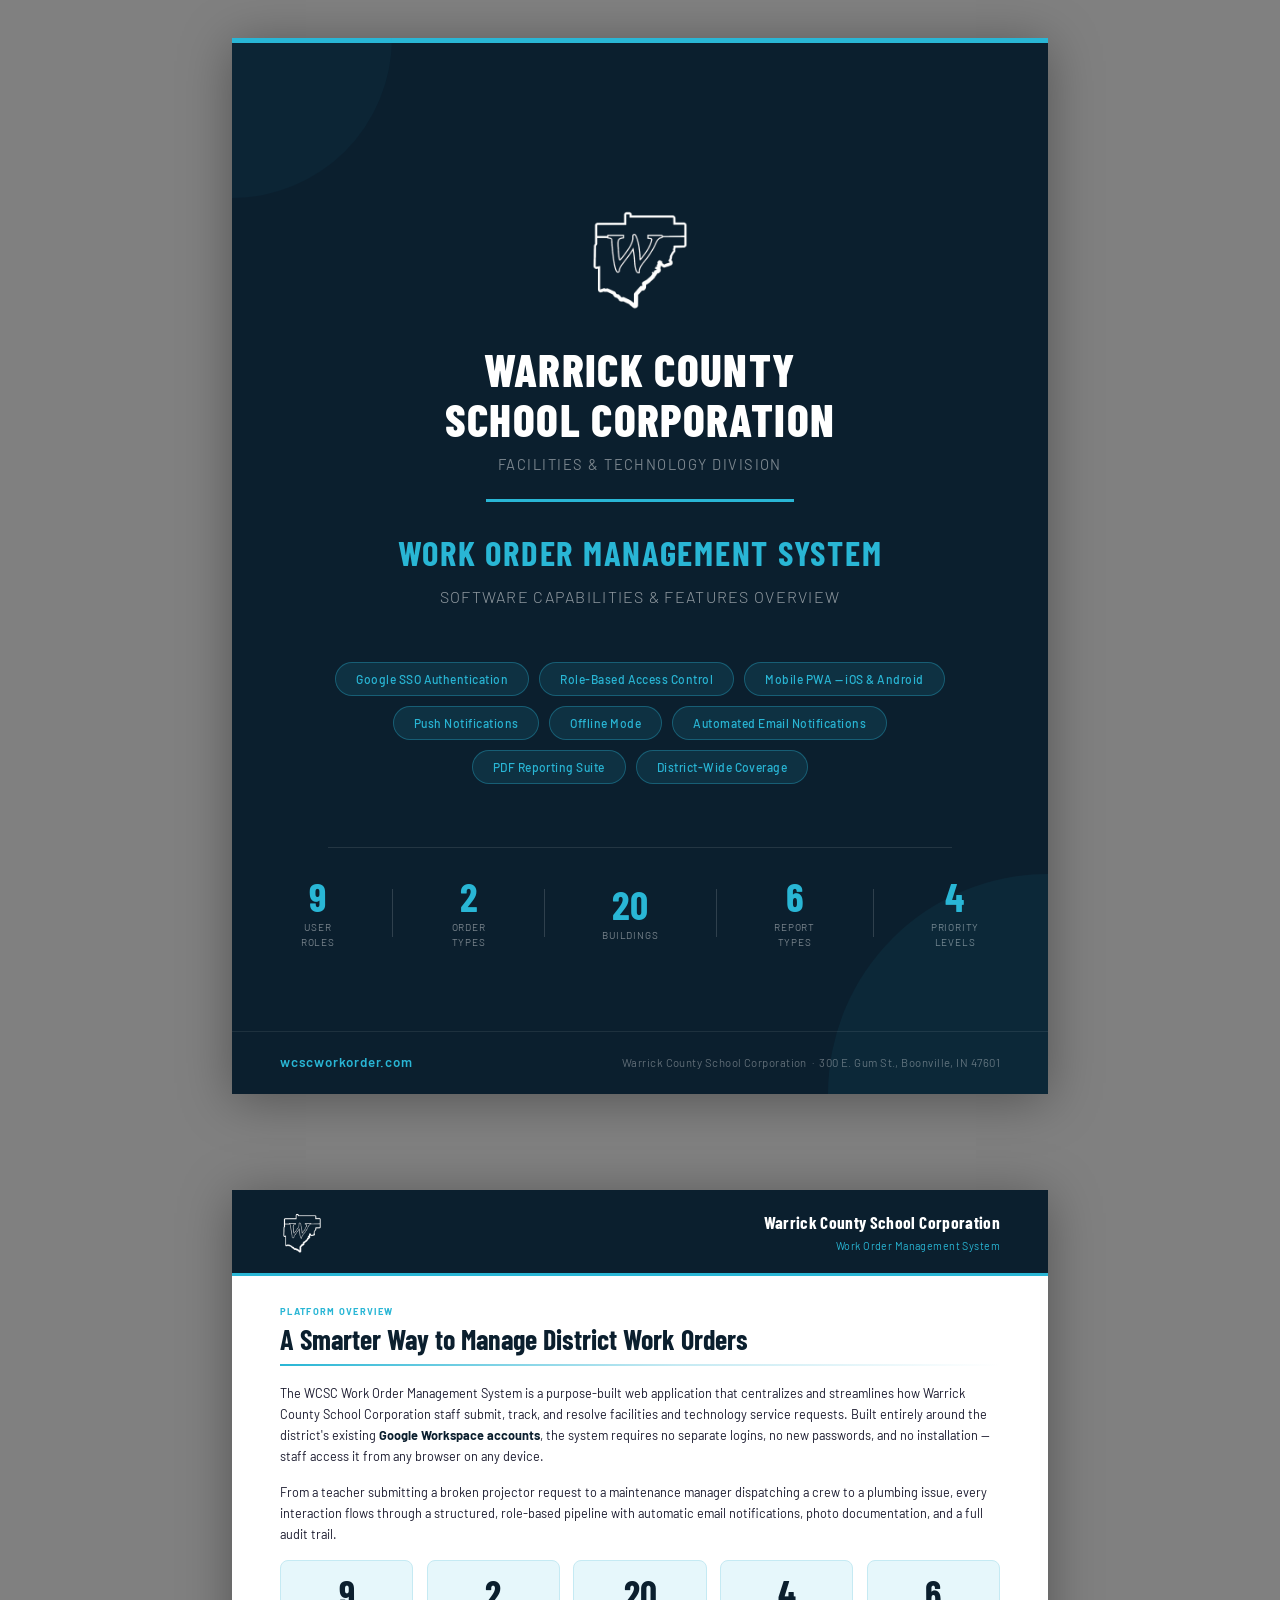
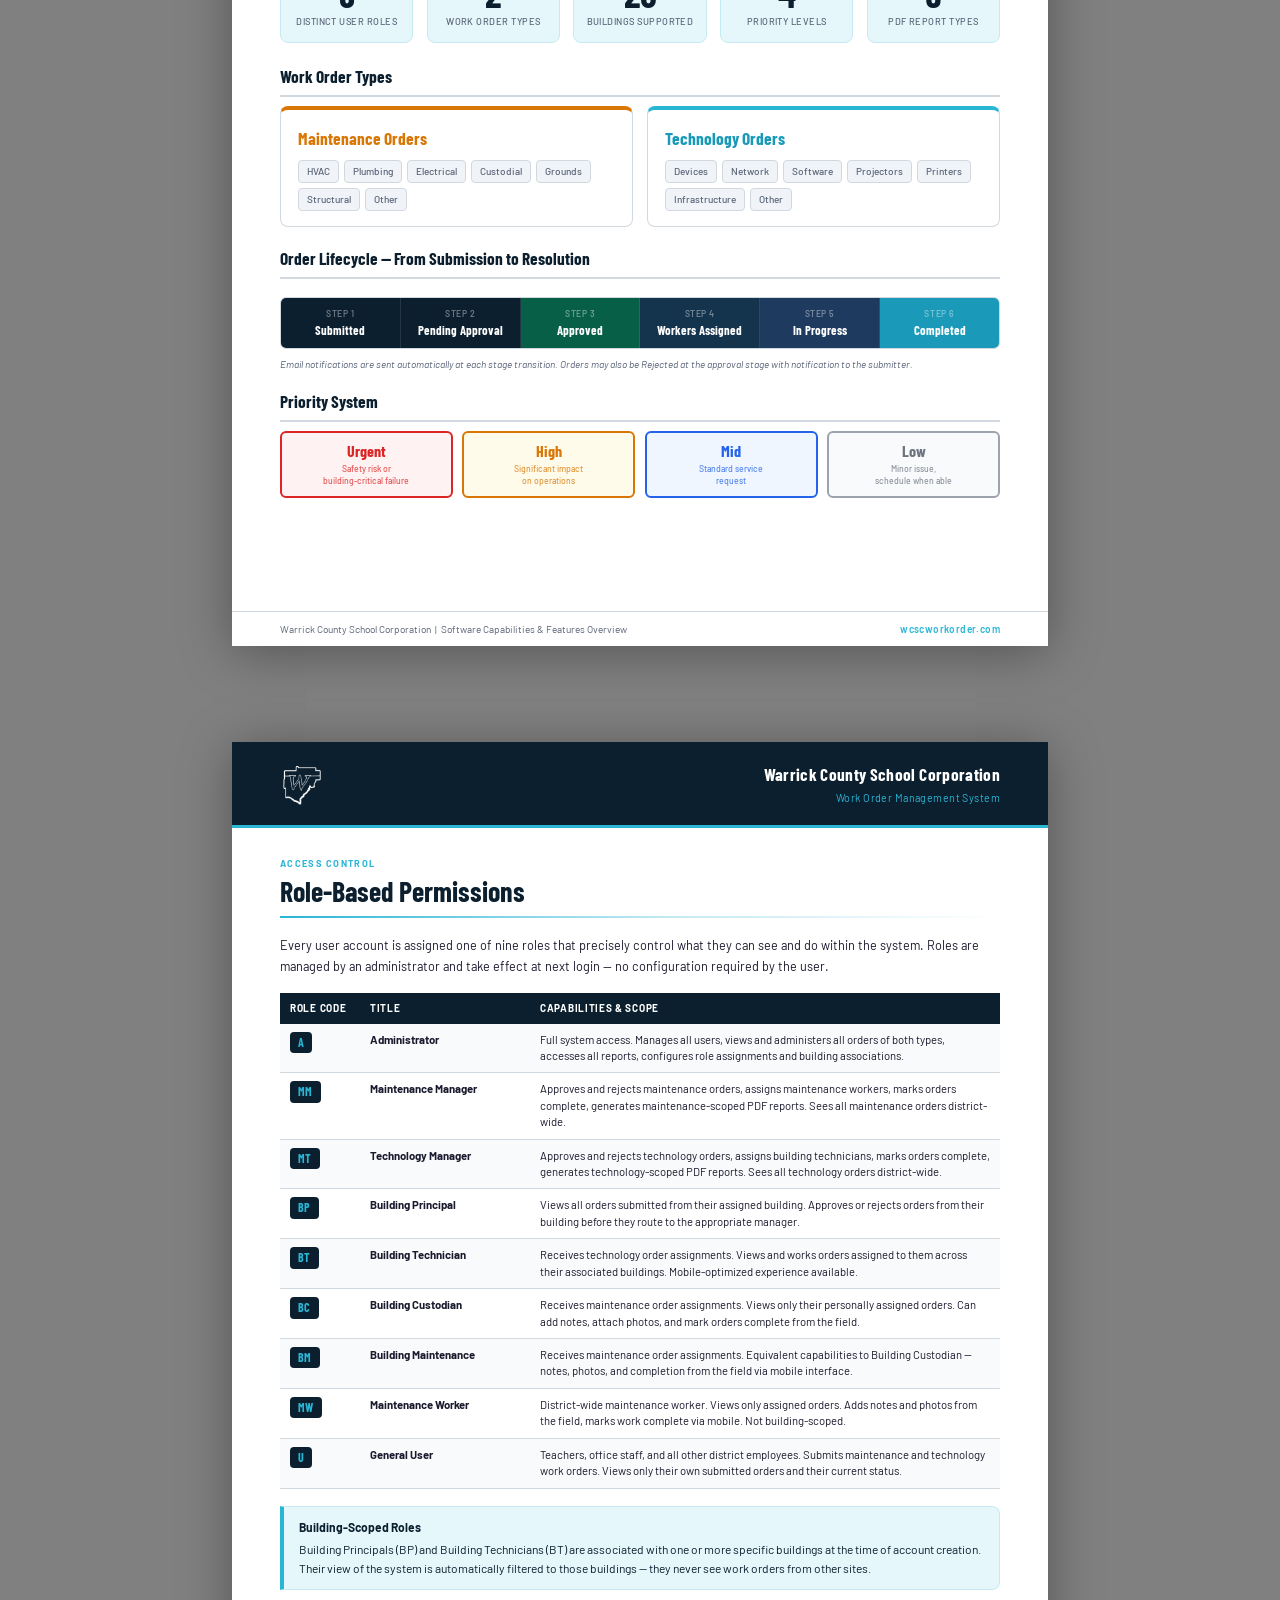
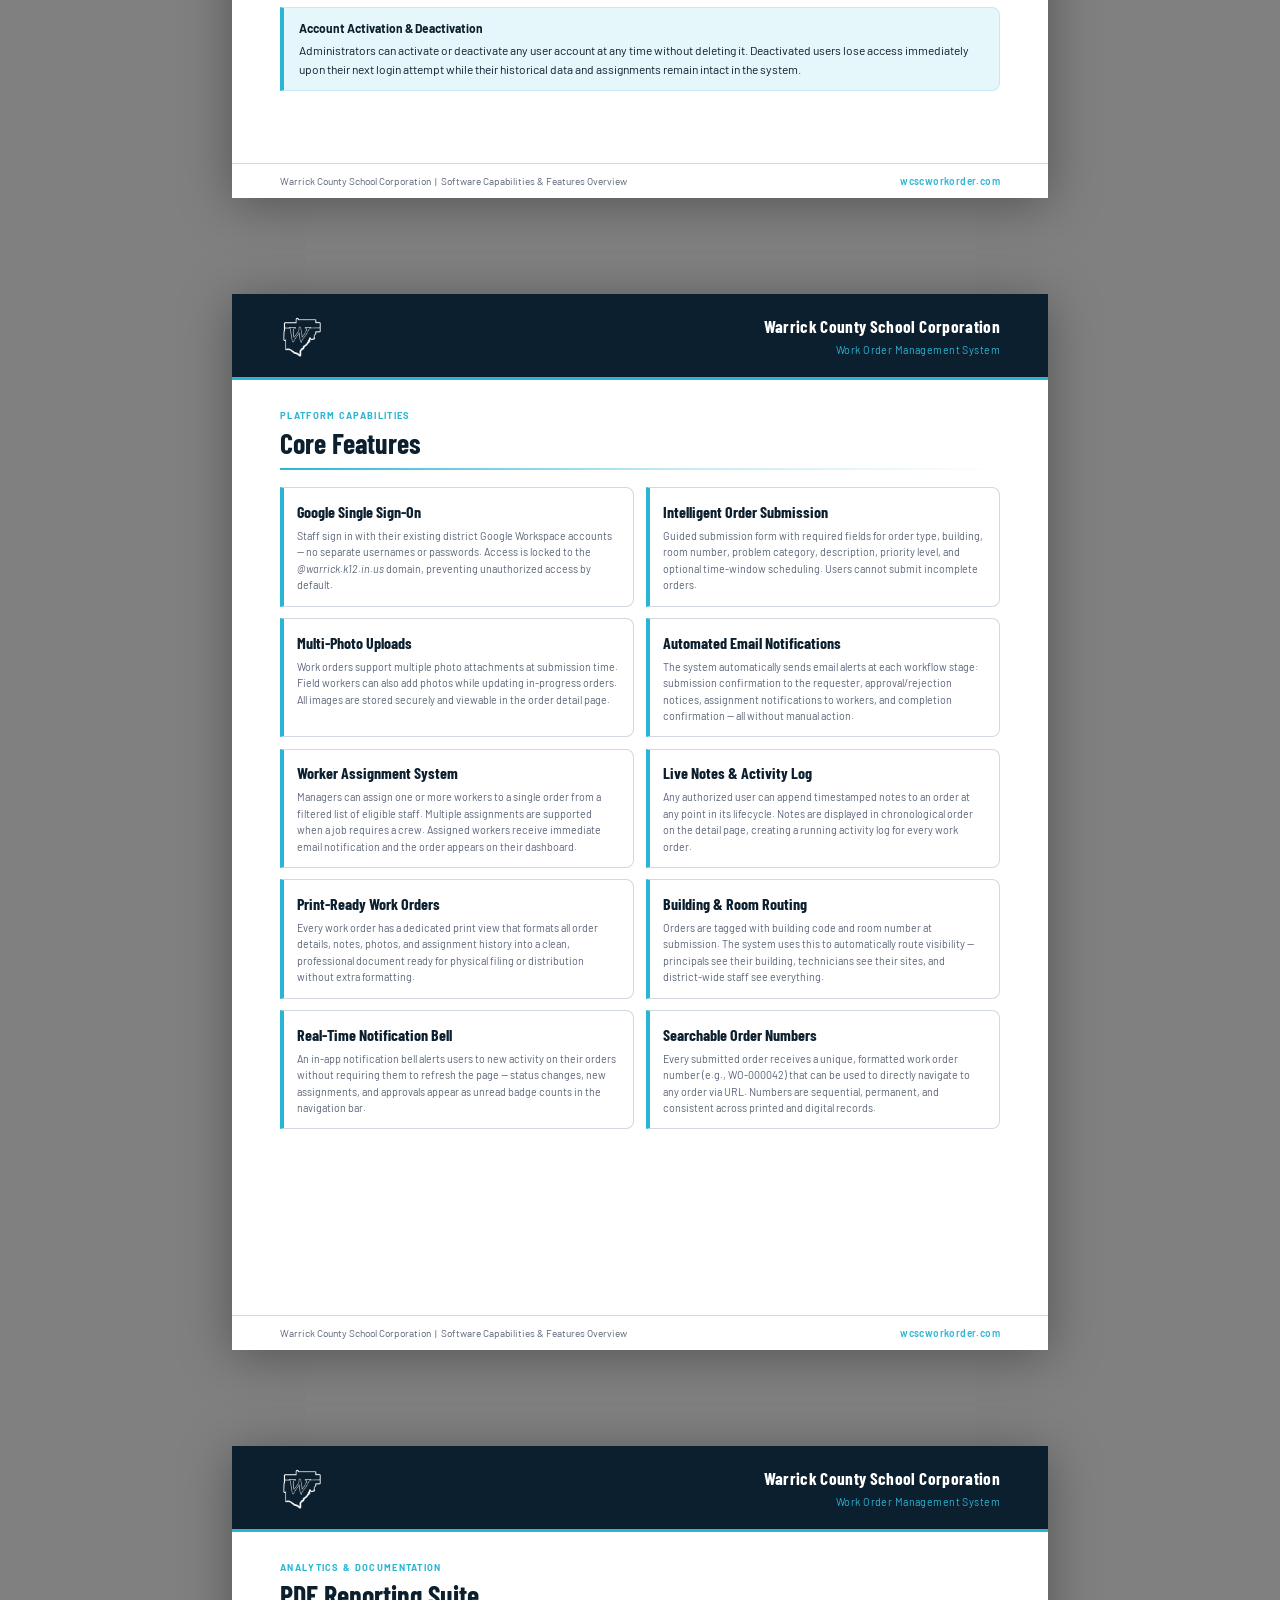
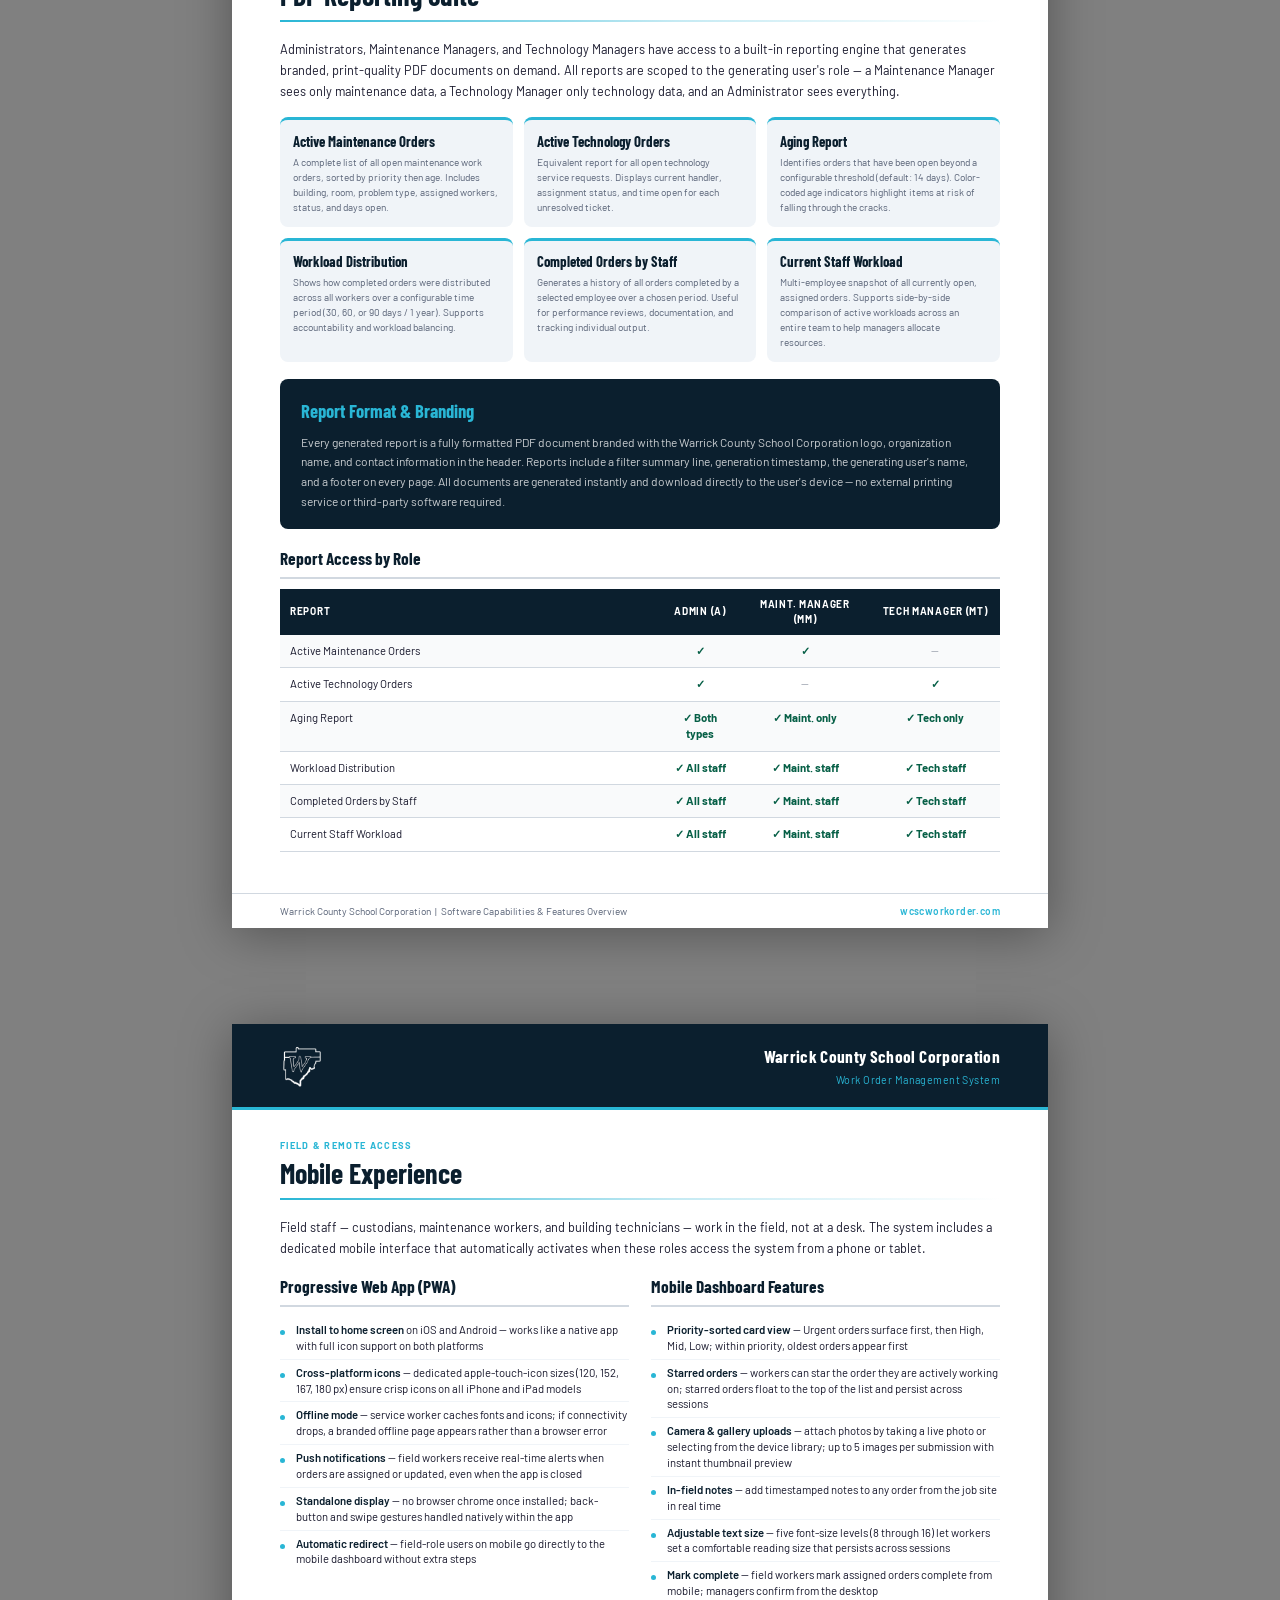
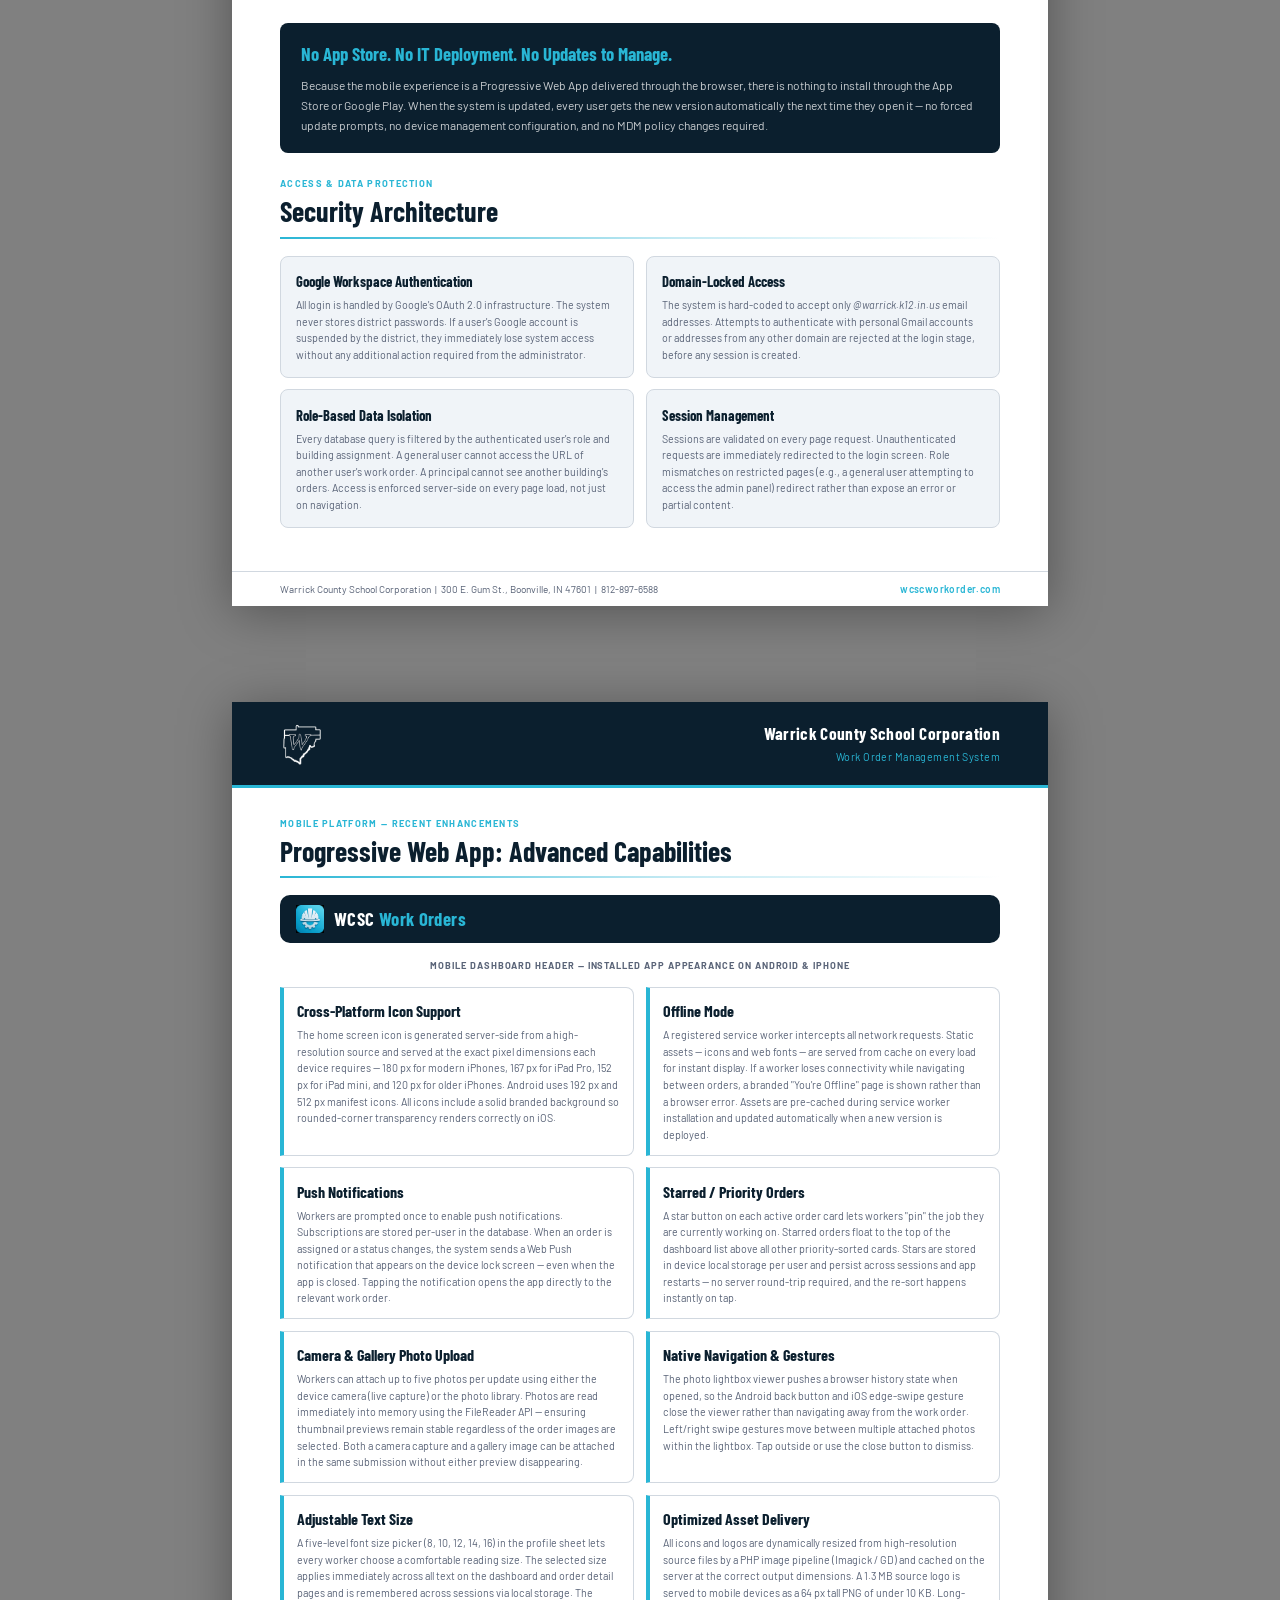
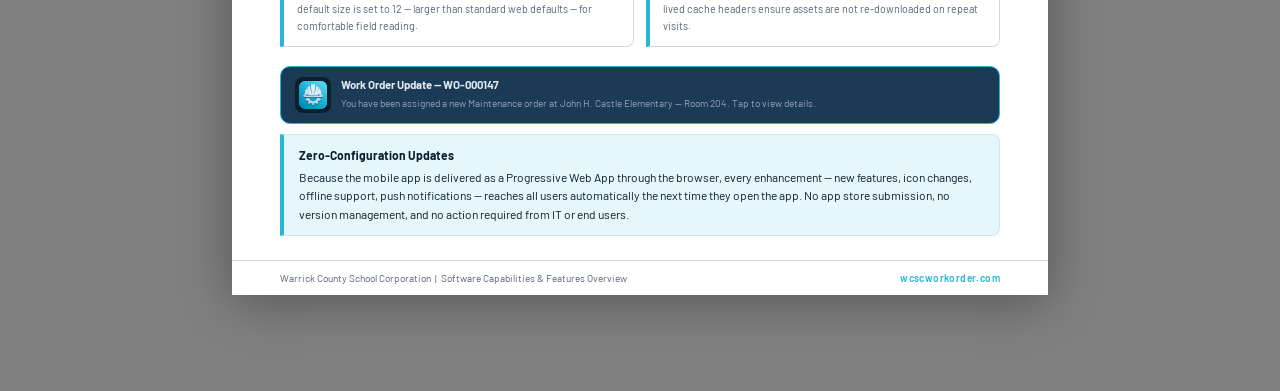
<file: capabilities_overview.html>
<!DOCTYPE html>
<html lang="en">
<head>
<meta charset="UTF-8">
<title>WCSC Work Order System — Capabilities &amp; Features Overview</title>
<link href="https://fonts.googleapis.com/css2?family=Barlow:wght@300;400;500;600;700&family=Barlow+Condensed:wght@500;600;700;800&display=swap" rel="stylesheet">
<style>
*,*::before,*::after{box-sizing:border-box;margin:0;padding:0}

:root{
  --navy:#0B1F2E;
  --navy-mid:#14334d;
  --cyan:#29b6d5;
  --cyan-dark:#1a9ab8;
  --cyan-light:#e6f7fb;
  --cyan-muted:#c5eaf3;
  --gray-bg:#f0f4f8;
  --gray-border:#d1d8e0;
  --text:#1a1a2e;
  --text-muted:#5a6478;
}

body{
  font-family:'Barlow',sans-serif;
  color:var(--text);
  -webkit-print-color-adjust:exact;
  print-color-adjust:exact;
  line-height:1.5;
}

@media screen{body{background:#808080}}

@page{size:letter portrait;margin:0}

@media print{
  body{background:#fff;margin:0;padding:0}
  .page{
    width:100%;
    height:11in;
    min-height:unset;
    max-height:11in;
    margin:0;
    box-shadow:none;
    overflow:hidden;
    page-break-after:always;
    break-after:page;
  }
  .page:last-child{page-break-after:auto;break-after:auto}
  .cover{min-height:unset;height:11in}
}

.page{
  width:8.5in;
  min-height:11in;
  background:#fff;
  margin:0.4in auto 1in;
  box-shadow:0 6px 48px rgba(0,0,0,0.35);
  display:flex;
  flex-direction:column;
  position:relative;
  overflow:hidden;
}


/* ══════════════════════════════════════════
   COVER PAGE
══════════════════════════════════════════ */
.cover{
  background:var(--navy);
  min-height:11in;
  display:flex;
  flex-direction:column;
  align-items:center;
  justify-content:center;
  position:relative;
  padding:1in 1in 0.8in;
  text-align:center;
}

.cover-top-stripe{
  position:absolute;
  top:0;left:0;right:0;
  height:5px;
  background:var(--cyan);
}

.cover-logo{
  width:110px;
  height:auto;
  margin-bottom:0.35in;
  display:block;
}

.cover-org{
  font-family:'Barlow Condensed',sans-serif;
  font-size:34pt;
  font-weight:800;
  color:#fff;
  letter-spacing:0.03em;
  text-transform:uppercase;
  line-height:1.1;
  margin-bottom:0.08in;
}

.cover-division{
  font-size:11pt;
  font-weight:400;
  color:rgba(255,255,255,0.45);
  letter-spacing:0.1em;
  text-transform:uppercase;
  margin-bottom:0.25in;
}

.cover-rule{
  width:3.2in;
  height:3px;
  background:var(--cyan);
  margin:0 auto 0.25in;
}

.cover-product{
  font-family:'Barlow Condensed',sans-serif;
  font-size:26pt;
  font-weight:700;
  color:var(--cyan);
  text-transform:uppercase;
  letter-spacing:0.05em;
  margin-bottom:0.08in;
}

.cover-subtitle{
  font-size:12pt;
  font-weight:300;
  color:rgba(255,255,255,0.55);
  letter-spacing:0.08em;
  text-transform:uppercase;
  margin-bottom:0.55in;
}

.cover-pills{
  display:flex;
  flex-wrap:wrap;
  gap:10px;
  justify-content:center;
  margin-bottom:0.65in;
}

.cover-pill{
  background:rgba(41,182,213,0.12);
  border:1px solid rgba(41,182,213,0.35);
  border-radius:30px;
  padding:7px 20px;
  font-size:9pt;
  color:var(--cyan);
  font-weight:500;
  letter-spacing:0.04em;
}

.cover-divider{
  width:100%;
  height:1px;
  background:rgba(255,255,255,0.1);
  margin-bottom:0.3in;
}

.cover-footer-grid{
  display:flex;
  gap:0.6in;
  justify-content:center;
  align-items:center;
}

.cover-stat{
  text-align:center;
}

.cover-stat-val{
  font-family:'Barlow Condensed',sans-serif;
  font-size:30pt;
  font-weight:700;
  color:var(--cyan);
  line-height:1;
}

.cover-stat-lbl{
  font-size:7.5pt;
  color:rgba(255,255,255,0.45);
  text-transform:uppercase;
  letter-spacing:0.08em;
  margin-top:4px;
}

.cover-stat-sep{
  width:1px;
  height:0.5in;
  background:rgba(255,255,255,0.15);
}

.cover-bottom{
  position:absolute;
  bottom:0;left:0;right:0;
  padding:0.22in 0.5in;
  display:flex;
  align-items:center;
  justify-content:space-between;
  border-top:1px solid rgba(255,255,255,0.08);
}

.cover-website{
  font-size:10pt;
  color:var(--cyan);
  font-weight:600;
  letter-spacing:0.06em;
}

.cover-date{
  font-size:8.5pt;
  color:rgba(255,255,255,0.35);
  letter-spacing:0.04em;
}

.cover-corner-accent{
  position:absolute;
  bottom:0;right:0;
  width:220px;height:220px;
  border-top-left-radius:100%;
  background:rgba(41,182,213,0.06);
  pointer-events:none;
}

.cover-corner-accent2{
  position:absolute;
  top:0;left:0;
  width:160px;height:160px;
  border-bottom-right-radius:100%;
  background:rgba(41,182,213,0.04);
  pointer-events:none;
}


/* ══════════════════════════════════════════
   SHARED PAGE CHROME
══════════════════════════════════════════ */
.page-header{
  background:var(--navy);
  padding:0.2in 0.5in;
  display:flex;
  align-items:center;
  justify-content:space-between;
  flex-shrink:0;
}

.ph-logo{height:0.46in;width:auto}

.ph-right{text-align:right}

.ph-org{
  font-family:'Barlow Condensed',sans-serif;
  font-size:13pt;
  font-weight:700;
  color:#fff;
  letter-spacing:0.02em;
}

.ph-sub{
  font-size:8pt;
  color:var(--cyan);
  margin-top:2px;
  letter-spacing:0.04em;
}

.page-accent{
  height:3px;
  background:var(--cyan);
  flex-shrink:0;
}

.page-body{
  padding:0.3in 0.5in 0.25in;
  flex:1;
}

.page-footer{
  border-top:1px solid var(--gray-border);
  padding:0.1in 0.5in;
  display:flex;
  align-items:center;
  justify-content:space-between;
  flex-shrink:0;
}

.pf-text{font-size:7.5pt;color:var(--text-muted)}
.pf-website{font-size:7.5pt;color:var(--cyan);font-weight:600;letter-spacing:0.04em}


/* ══════════════════════════════════════════
   TYPOGRAPHY & LAYOUT COMPONENTS
══════════════════════════════════════════ */
.section-eyebrow{
  font-size:7pt;
  font-weight:700;
  letter-spacing:0.14em;
  text-transform:uppercase;
  color:var(--cyan);
  margin-bottom:5px;
}

.section-title{
  font-family:'Barlow Condensed',sans-serif;
  font-size:21pt;
  font-weight:700;
  color:var(--navy);
  line-height:1.1;
  margin-bottom:0.1in;
}

.section-rule{
  height:2px;
  background:linear-gradient(90deg,var(--cyan) 0%,var(--cyan-muted) 55%,transparent 100%);
  margin-bottom:0.18in;
}

.subsection-head{
  font-family:'Barlow Condensed',sans-serif;
  font-size:13pt;
  font-weight:700;
  color:var(--navy);
  margin:0.18in 0 0.1in;
  padding-bottom:5px;
  border-bottom:2px solid var(--gray-border);
}

.body-text{
  font-size:9.5pt;
  line-height:1.65;
  color:var(--text);
  margin-bottom:0.16in;
}

.body-text strong{color:var(--navy)}


/* ── STAT ROW ────────────────────────────── */
.stat-row{
  display:flex;
  gap:0.14in;
  margin-bottom:0.22in;
}

.stat-box{
  background:var(--cyan-light);
  border:1px solid var(--cyan-muted);
  border-radius:8px;
  padding:0.14in 0.1in;
  flex:1;
  text-align:center;
}

.stat-val{
  font-family:'Barlow Condensed',sans-serif;
  font-size:28pt;
  font-weight:700;
  color:var(--navy);
  line-height:1;
}

.stat-lbl{
  font-size:7pt;
  color:var(--text-muted);
  text-transform:uppercase;
  letter-spacing:0.05em;
  margin-top:4px;
  font-weight:500;
  line-height:1.3;
}


/* ── ORDER TYPES ─────────────────────────── */
.order-types{
  display:grid;
  grid-template-columns:1fr 1fr;
  gap:0.14in;
  margin-bottom:0.2in;
}

.order-type-card{
  border-radius:8px;
  padding:0.16in 0.18in;
  border:1px solid var(--gray-border);
}

.order-type-card.maint{border-top:4px solid #d97706}
.order-type-card.tech {border-top:4px solid var(--cyan)}

.otc-label{
  font-family:'Barlow Condensed',sans-serif;
  font-size:13pt;
  font-weight:700;
  margin-bottom:8px;
}

.otc-label.maint{color:#d97706}
.otc-label.tech {color:var(--cyan-dark)}

.otc-tags{display:flex;flex-wrap:wrap;gap:5px}

.tag{
  display:inline-block;
  background:var(--gray-bg);
  border:1px solid var(--gray-border);
  border-radius:4px;
  padding:3px 8px;
  font-size:7.5pt;
  color:var(--text-muted);
  font-weight:500;
}


/* ── WORKFLOW PIPELINE ───────────────────── */
.workflow{
  display:flex;
  align-items:stretch;
  margin:0.18in 0 0.08in;
  border-radius:6px;
  overflow:hidden;
  border:1px solid var(--gray-border);
}

.wf-step{
  flex:1;
  padding:0.1in 0.06in;
  text-align:center;
  background:var(--navy);
  position:relative;
  border-right:1px solid rgba(255,255,255,0.1);
}

.wf-step:last-child{border-right:none}

.wf-step.approved{background:#065f46}
.wf-step.assigned{background:var(--navy-mid)}
.wf-step.inprogress{background:#1e3a5f}
.wf-step.completed{background:var(--cyan-dark)}
.wf-step.rejected{background:#7f1d1d}

.wf-num{
  font-size:6.5pt;
  color:rgba(255,255,255,0.4);
  font-weight:600;
  text-transform:uppercase;
  letter-spacing:0.06em;
}

.wf-label{
  font-family:'Barlow Condensed',sans-serif;
  font-size:9.5pt;
  font-weight:700;
  color:#fff;
  line-height:1.2;
  margin-top:3px;
}

.wf-arrow{
  font-size:9pt;
  color:rgba(255,255,255,0.3);
  position:absolute;
  right:-1px;top:50%;
  transform:translateY(-50%);
  z-index:1;
}

.workflow-note{
  font-size:7.5pt;
  color:var(--text-muted);
  margin-bottom:0.18in;
  font-style:italic;
}


/* ── PRIORITY BADGES ─────────────────────── */
.priority-row{
  display:flex;
  gap:0.1in;
  margin:0.1in 0 0.2in;
}

.pb{
  flex:1;
  text-align:center;
  padding:10px 6px;
  border-radius:6px;
}

.pb.urgent{background:#fef2f2;border:2px solid #dc2626;color:#dc2626}
.pb.high  {background:#fffbeb;border:2px solid #d97706;color:#d97706}
.pb.mid   {background:#eff6ff;border:2px solid #2563eb;color:#2563eb}
.pb.low   {background:#f9fafb;border:2px solid #9ca3af;color:#6b7280}

.pb-name{
  font-family:'Barlow Condensed',sans-serif;
  font-size:12pt;
  font-weight:700;
  line-height:1;
}

.pb-desc{
  font-size:6.5pt;
  margin-top:4px;
  opacity:0.75;
  font-weight:500;
  line-height:1.3;
}


/* ── ROLES TABLE ─────────────────────────── */
table.rt{
  width:100%;
  border-collapse:collapse;
  font-size:8.5pt;
  margin-bottom:0.18in;
}

.rt thead th{
  background:var(--navy);
  color:#fff;
  padding:8px 10px;
  text-align:left;
  font-size:7.5pt;
  font-weight:700;
  text-transform:uppercase;
  letter-spacing:0.07em;
}

.rt tbody td{
  padding:8px 10px;
  border-bottom:1px solid var(--gray-border);
  vertical-align:top;
  line-height:1.45;
}

.rt tbody tr:nth-child(odd) td{background:#f9fafb}
.rt tbody tr:nth-child(even) td{background:#fff}

.role-badge{
  display:inline-block;
  background:var(--navy);
  color:var(--cyan);
  font-family:'Barlow Condensed',sans-serif;
  font-size:9pt;
  font-weight:700;
  padding:2px 8px;
  border-radius:4px;
  letter-spacing:0.04em;
  white-space:nowrap;
}


/* ── FEATURE GRID ────────────────────────── */
.feature-grid{
  display:grid;
  grid-template-columns:1fr 1fr;
  gap:0.12in;
  margin-bottom:0.2in;
}

.fc{
  border:1px solid var(--gray-border);
  border-left:4px solid var(--cyan);
  border-radius:0 8px 8px 0;
  padding:0.12in 0.14in;
  background:#fff;
}

.fc-title{
  font-family:'Barlow Condensed',sans-serif;
  font-size:12pt;
  font-weight:700;
  color:var(--navy);
  margin-bottom:4px;
}

.fc-body{
  font-size:8pt;
  color:var(--text-muted);
  line-height:1.55;
}


/* ── REPORT CARDS ────────────────────────── */
.report-grid{
  display:grid;
  grid-template-columns:1fr 1fr 1fr;
  gap:0.11in;
  margin-bottom:0.18in;
}

.rc{
  background:var(--gray-bg);
  border-radius:8px;
  padding:0.13in 0.14in;
  border-top:3px solid var(--cyan);
}

.rc-title{
  font-family:'Barlow Condensed',sans-serif;
  font-size:11pt;
  font-weight:700;
  color:var(--navy);
  margin-bottom:4px;
  line-height:1.2;
}

.rc-body{
  font-size:7.5pt;
  color:var(--text-muted);
  line-height:1.5;
}


/* ── HIGHLIGHT NAVY BOX ──────────────────── */
.navy-box{
  background:var(--navy);
  border-radius:8px;
  padding:0.18in 0.22in;
  margin-bottom:0.18in;
}

.navy-box-title{
  font-family:'Barlow Condensed',sans-serif;
  font-size:14pt;
  font-weight:700;
  color:var(--cyan);
  margin-bottom:8px;
}

.navy-box-body{
  font-size:9pt;
  color:rgba(255,255,255,0.78);
  line-height:1.65;
}


/* ── MOBILE GRID ─────────────────────────── */
.mobile-grid{
  display:grid;
  grid-template-columns:1fr 1fr;
  gap:0.2in;
  margin-bottom:0.2in;
}

.mobile-col{}

/* ── SECURITY GRID ───────────────────────── */
.security-grid{
  display:grid;
  grid-template-columns:1fr 1fr;
  gap:0.12in;
  margin-bottom:0.2in;
}

.sec-card{
  border:1px solid var(--gray-border);
  border-radius:8px;
  padding:0.14in 0.16in;
  background:var(--gray-bg);
}

.sec-card-title{
  font-family:'Barlow Condensed',sans-serif;
  font-size:11pt;
  font-weight:700;
  color:var(--navy);
  margin-bottom:5px;
}

.sec-card-body{
  font-size:8pt;
  color:var(--text-muted);
  line-height:1.55;
}


/* ── BULLET LIST ─────────────────────────── */
.blist{list-style:none;padding:0;margin:0}

.blist li{
  padding:5px 0 5px 16px;
  font-size:8.5pt;
  color:var(--text);
  border-bottom:1px solid #f0f4f8;
  position:relative;
  line-height:1.4;
}

.blist li:last-child{border-bottom:none}

.blist li::before{
  content:'';
  position:absolute;
  left:0;top:13px;
  width:5px;height:5px;
  background:var(--cyan);
  border-radius:50%;
}

.blist li strong{color:var(--navy);font-weight:600}


/* ── TWO-COL LAYOUT ──────────────────────── */
.two-col{display:grid;grid-template-columns:1fr 1fr;gap:0.22in}

/* ── CALLOUT STRIP ───────────────────────── */
.callout{
  background:var(--cyan-light);
  border:1px solid var(--cyan-muted);
  border-left:4px solid var(--cyan);
  border-radius:0 8px 8px 0;
  padding:0.12in 0.16in;
  margin-bottom:0.18in;
  font-size:9pt;
  color:var(--navy);
  line-height:1.55;
}

.callout strong{font-weight:700;display:block;margin-bottom:3px}

/* ── APP HEADER MOCKUP ───────────────────── */
.app-header-mock{
  background:#0B1F2E;
  border-radius:10px;
  padding:10px 16px;
  display:flex;
  align-items:center;
  gap:10px;
  margin-bottom:0.16in;
}
.app-header-mock img{height:28px;width:auto;display:block}
.app-header-mock-title{
  font-family:'Barlow Condensed',sans-serif;
  font-size:14pt;
  font-weight:700;
  color:#fff;
  letter-spacing:0.02em;
}
.app-header-mock-title span{color:#29b6d5}
.mock-label{
  font-size:7pt;
  font-weight:700;
  text-transform:uppercase;
  letter-spacing:0.1em;
  color:var(--text-muted);
  text-align:center;
  margin-top:4px;
  margin-bottom:0.15in;
}

/* ── PUSH NOTIF DEMO ─────────────────────── */
.notif-demo{
  background:#1a3a56;
  border:1px solid #29b6d5;
  border-radius:10px;
  padding:10px 14px;
  display:flex;
  align-items:flex-start;
  gap:10px;
  margin-bottom:0.1in;
}
.notif-demo-icon{
  width:36px;height:36px;border-radius:8px;
  background:#0B1F2E;
  flex-shrink:0;
  display:flex;align-items:center;justify-content:center;
  overflow:hidden;
}
.notif-demo-icon img{width:28px;height:auto}
.notif-demo-body{}
.notif-demo-title{font-size:8.5pt;font-weight:700;color:#e2e8f0;margin-bottom:2px}
.notif-demo-sub{font-size:7.5pt;color:#94a3b8;line-height:1.4}

</style>
</head>
<body>


<!-- ╔══════════════════════════════════════════╗ -->
<!-- ║           PAGE 1 — COVER                ║ -->
<!-- ╚══════════════════════════════════════════╝ -->
<div class="page">
  <div class="cover">
    <div class="cover-top-stripe"></div>
    <div class="cover-corner-accent"></div>
    <div class="cover-corner-accent2"></div>

    <img src="images/logo.png" class="cover-logo" alt="Warrick County School Corporation Logo">

    <div class="cover-org">Warrick County<br>School Corporation</div>
    <div class="cover-division">Facilities &amp; Technology Division</div>

    <div class="cover-rule"></div>

    <div class="cover-product">Work Order Management System</div>
    <div class="cover-subtitle">Software Capabilities &amp; Features Overview</div>

    <div class="cover-pills">
      <span class="cover-pill">Google SSO Authentication</span>
      <span class="cover-pill">Role-Based Access Control</span>
      <span class="cover-pill">Mobile PWA — iOS &amp; Android</span>
      <span class="cover-pill">Push Notifications</span>
      <span class="cover-pill">Offline Mode</span>
      <span class="cover-pill">Automated Email Notifications</span>
      <span class="cover-pill">PDF Reporting Suite</span>
      <span class="cover-pill">District-Wide Coverage</span>
    </div>

    <div class="cover-divider"></div>

    <div class="cover-footer-grid">
      <div class="cover-stat">
        <div class="cover-stat-val">9</div>
        <div class="cover-stat-lbl">User Roles</div>
      </div>
      <div class="cover-stat-sep"></div>
      <div class="cover-stat">
        <div class="cover-stat-val">2</div>
        <div class="cover-stat-lbl">Order Types</div>
      </div>
      <div class="cover-stat-sep"></div>
      <div class="cover-stat">
        <div class="cover-stat-val">20</div>
        <div class="cover-stat-lbl">Buildings</div>
      </div>
      <div class="cover-stat-sep"></div>
      <div class="cover-stat">
        <div class="cover-stat-val">6</div>
        <div class="cover-stat-lbl">Report Types</div>
      </div>
      <div class="cover-stat-sep"></div>
      <div class="cover-stat">
        <div class="cover-stat-val">4</div>
        <div class="cover-stat-lbl">Priority Levels</div>
      </div>
    </div>

    <div class="cover-bottom">
      <div class="cover-website">wcscworkorder.com</div>
      <div class="cover-date">Warrick County School Corporation &nbsp;·&nbsp; 300 E. Gum St., Boonville, IN 47601</div>
    </div>
  </div>
</div>


<!-- ╔══════════════════════════════════════════╗ -->
<!-- ║       PAGE 2 — OVERVIEW & WORKFLOW      ║ -->
<!-- ╚══════════════════════════════════════════╝ -->
<div class="page">
  <div class="page-header">
    <img src="images/logo.png" class="ph-logo" alt="WCSC Logo">
    <div class="ph-right">
      <div class="ph-org">Warrick County School Corporation</div>
      <div class="ph-sub">Work Order Management System</div>
    </div>
  </div>
  <div class="page-accent"></div>
  <div class="page-body">

    <div class="section-eyebrow">Platform Overview</div>
    <div class="section-title">A Smarter Way to Manage District Work Orders</div>
    <div class="section-rule"></div>

    <p class="body-text">
      The WCSC Work Order Management System is a purpose-built web application that centralizes and streamlines how Warrick County School Corporation staff submit, track, and resolve facilities and technology service requests. Built entirely around the district's existing <strong>Google Workspace accounts</strong>, the system requires no separate logins, no new passwords, and no installation — staff access it from any browser on any device.
    </p>
    <p class="body-text">
      From a teacher submitting a broken projector request to a maintenance manager dispatching a crew to a plumbing issue, every interaction flows through a structured, role-based pipeline with automatic email notifications, photo documentation, and a full audit trail.
    </p>

    <div class="stat-row">
      <div class="stat-box">
        <div class="stat-val">9</div>
        <div class="stat-lbl">Distinct User Roles</div>
      </div>
      <div class="stat-box">
        <div class="stat-val">2</div>
        <div class="stat-lbl">Work Order Types</div>
      </div>
      <div class="stat-box">
        <div class="stat-val">20</div>
        <div class="stat-lbl">Buildings Supported</div>
      </div>
      <div class="stat-box">
        <div class="stat-val">4</div>
        <div class="stat-lbl">Priority Levels</div>
      </div>
      <div class="stat-box">
        <div class="stat-val">6</div>
        <div class="stat-lbl">PDF Report Types</div>
      </div>
    </div>

    <!-- Order Types -->
    <div class="subsection-head">Work Order Types</div>
    <div class="order-types">
      <div class="order-type-card maint">
        <div class="otc-label maint">Maintenance Orders</div>
        <div class="otc-tags">
          <span class="tag">HVAC</span>
          <span class="tag">Plumbing</span>
          <span class="tag">Electrical</span>
          <span class="tag">Custodial</span>
          <span class="tag">Grounds</span>
          <span class="tag">Structural</span>
          <span class="tag">Other</span>
        </div>
      </div>
      <div class="order-type-card tech">
        <div class="otc-label tech">Technology Orders</div>
        <div class="otc-tags">
          <span class="tag">Devices</span>
          <span class="tag">Network</span>
          <span class="tag">Software</span>
          <span class="tag">Projectors</span>
          <span class="tag">Printers</span>
          <span class="tag">Infrastructure</span>
          <span class="tag">Other</span>
        </div>
      </div>
    </div>

    <!-- Workflow -->
    <div class="subsection-head">Order Lifecycle — From Submission to Resolution</div>
    <div class="workflow">
      <div class="wf-step">
        <div class="wf-num">Step 1</div>
        <div class="wf-label">Submitted</div>
      </div>
      <div class="wf-step">
        <div class="wf-num">Step 2</div>
        <div class="wf-label">Pending Approval</div>
      </div>
      <div class="wf-step approved">
        <div class="wf-num">Step 3</div>
        <div class="wf-label">Approved</div>
      </div>
      <div class="wf-step assigned">
        <div class="wf-num">Step 4</div>
        <div class="wf-label">Workers Assigned</div>
      </div>
      <div class="wf-step inprogress">
        <div class="wf-num">Step 5</div>
        <div class="wf-label">In Progress</div>
      </div>
      <div class="wf-step completed">
        <div class="wf-num">Step 6</div>
        <div class="wf-label">Completed</div>
      </div>
    </div>
    <div class="workflow-note">Email notifications are sent automatically at each stage transition. Orders may also be Rejected at the approval stage with notification to the submitter.</div>

    <!-- Priority System -->
    <div class="subsection-head">Priority System</div>
    <div class="priority-row">
      <div class="pb urgent">
        <div class="pb-name">Urgent</div>
        <div class="pb-desc">Safety risk or<br>building-critical failure</div>
      </div>
      <div class="pb high">
        <div class="pb-name">High</div>
        <div class="pb-desc">Significant impact<br>on operations</div>
      </div>
      <div class="pb mid">
        <div class="pb-name">Mid</div>
        <div class="pb-desc">Standard service<br>request</div>
      </div>
      <div class="pb low">
        <div class="pb-name">Low</div>
        <div class="pb-desc">Minor issue,<br>schedule when able</div>
      </div>
    </div>

  </div>
  <div class="page-footer">
    <div class="pf-text">Warrick County School Corporation &nbsp;|&nbsp; Software Capabilities &amp; Features Overview</div>
    <div class="pf-website">wcscworkorder.com</div>
  </div>
</div>


<!-- ╔══════════════════════════════════════════╗ -->
<!-- ║        PAGE 3 — ROLES & PERMISSIONS     ║ -->
<!-- ╚══════════════════════════════════════════╝ -->
<div class="page">
  <div class="page-header">
    <img src="images/logo.png" class="ph-logo" alt="WCSC Logo">
    <div class="ph-right">
      <div class="ph-org">Warrick County School Corporation</div>
      <div class="ph-sub">Work Order Management System</div>
    </div>
  </div>
  <div class="page-accent"></div>
  <div class="page-body">

    <div class="section-eyebrow">Access Control</div>
    <div class="section-title">Role-Based Permissions</div>
    <div class="section-rule"></div>

    <p class="body-text">
      Every user account is assigned one of nine roles that precisely control what they can see and do within the system. Roles are managed by an administrator and take effect at next login — no configuration required by the user.
    </p>

    <table class="rt">
      <thead>
        <tr>
          <th style="width:80px">Role Code</th>
          <th style="width:170px">Title</th>
          <th>Capabilities &amp; Scope</th>
        </tr>
      </thead>
      <tbody>
        <tr>
          <td><span class="role-badge">A</span></td>
          <td><strong>Administrator</strong></td>
          <td>Full system access. Manages all users, views and administers all orders of both types, accesses all reports, configures role assignments and building associations.</td>
        </tr>
        <tr>
          <td><span class="role-badge">MM</span></td>
          <td><strong>Maintenance Manager</strong></td>
          <td>Approves and rejects maintenance orders, assigns maintenance workers, marks orders complete, generates maintenance-scoped PDF reports. Sees all maintenance orders district-wide.</td>
        </tr>
        <tr>
          <td><span class="role-badge">MT</span></td>
          <td><strong>Technology Manager</strong></td>
          <td>Approves and rejects technology orders, assigns building technicians, marks orders complete, generates technology-scoped PDF reports. Sees all technology orders district-wide.</td>
        </tr>
        <tr>
          <td><span class="role-badge">BP</span></td>
          <td><strong>Building Principal</strong></td>
          <td>Views all orders submitted from their assigned building. Approves or rejects orders from their building before they route to the appropriate manager.</td>
        </tr>
        <tr>
          <td><span class="role-badge">BT</span></td>
          <td><strong>Building Technician</strong></td>
          <td>Receives technology order assignments. Views and works orders assigned to them across their associated buildings. Mobile-optimized experience available.</td>
        </tr>
        <tr>
          <td><span class="role-badge">BC</span></td>
          <td><strong>Building Custodian</strong></td>
          <td>Receives maintenance order assignments. Views only their personally assigned orders. Can add notes, attach photos, and mark orders complete from the field.</td>
        </tr>
        <tr>
          <td><span class="role-badge">BM</span></td>
          <td><strong>Building Maintenance</strong></td>
          <td>Receives maintenance order assignments. Equivalent capabilities to Building Custodian — notes, photos, and completion from the field via mobile interface.</td>
        </tr>
        <tr>
          <td><span class="role-badge">MW</span></td>
          <td><strong>Maintenance Worker</strong></td>
          <td>District-wide maintenance worker. Views only assigned orders. Adds notes and photos from the field, marks work complete via mobile. Not building-scoped.</td>
        </tr>
        <tr>
          <td><span class="role-badge">U</span></td>
          <td><strong>General User</strong></td>
          <td>Teachers, office staff, and all other district employees. Submits maintenance and technology work orders. Views only their own submitted orders and their current status.</td>
        </tr>
      </tbody>
    </table>

    <div class="callout">
      <strong>Building-Scoped Roles</strong>
      Building Principals (BP) and Building Technicians (BT) are associated with one or more specific buildings at the time of account creation. Their view of the system is automatically filtered to those buildings — they never see work orders from other sites.
    </div>

    <div class="callout">
      <strong>Account Activation &amp; Deactivation</strong>
      Administrators can activate or deactivate any user account at any time without deleting it. Deactivated users lose access immediately upon their next login attempt while their historical data and assignments remain intact in the system.
    </div>

  </div>
  <div class="page-footer">
    <div class="pf-text">Warrick County School Corporation &nbsp;|&nbsp; Software Capabilities &amp; Features Overview</div>
    <div class="pf-website">wcscworkorder.com</div>
  </div>
</div>


<!-- ╔══════════════════════════════════════════╗ -->
<!-- ║         PAGE 4 — CORE FEATURES          ║ -->
<!-- ╚══════════════════════════════════════════╝ -->
<div class="page">
  <div class="page-header">
    <img src="images/logo.png" class="ph-logo" alt="WCSC Logo">
    <div class="ph-right">
      <div class="ph-org">Warrick County School Corporation</div>
      <div class="ph-sub">Work Order Management System</div>
    </div>
  </div>
  <div class="page-accent"></div>
  <div class="page-body">

    <div class="section-eyebrow">Platform Capabilities</div>
    <div class="section-title">Core Features</div>
    <div class="section-rule"></div>

    <div class="feature-grid">

      <div class="fc">
        <div class="fc-title">Google Single Sign-On</div>
        <div class="fc-body">Staff sign in with their existing district Google Workspace accounts — no separate usernames or passwords. Access is locked to the <em>@warrick.k12.in.us</em> domain, preventing unauthorized access by default.</div>
      </div>

      <div class="fc">
        <div class="fc-title">Intelligent Order Submission</div>
        <div class="fc-body">Guided submission form with required fields for order type, building, room number, problem category, description, priority level, and optional time-window scheduling. Users cannot submit incomplete orders.</div>
      </div>

      <div class="fc">
        <div class="fc-title">Multi-Photo Uploads</div>
        <div class="fc-body">Work orders support multiple photo attachments at submission time. Field workers can also add photos while updating in-progress orders. All images are stored securely and viewable in the order detail page.</div>
      </div>

      <div class="fc">
        <div class="fc-title">Automated Email Notifications</div>
        <div class="fc-body">The system automatically sends email alerts at each workflow stage: submission confirmation to the requester, approval/rejection notices, assignment notifications to workers, and completion confirmation — all without manual action.</div>
      </div>

      <div class="fc">
        <div class="fc-title">Worker Assignment System</div>
        <div class="fc-body">Managers can assign one or more workers to a single order from a filtered list of eligible staff. Multiple assignments are supported when a job requires a crew. Assigned workers receive immediate email notification and the order appears on their dashboard.</div>
      </div>

      <div class="fc">
        <div class="fc-title">Live Notes &amp; Activity Log</div>
        <div class="fc-body">Any authorized user can append timestamped notes to an order at any point in its lifecycle. Notes are displayed in chronological order on the detail page, creating a running activity log for every work order.</div>
      </div>

      <div class="fc">
        <div class="fc-title">Print-Ready Work Orders</div>
        <div class="fc-body">Every work order has a dedicated print view that formats all order details, notes, photos, and assignment history into a clean, professional document ready for physical filing or distribution without extra formatting.</div>
      </div>

      <div class="fc">
        <div class="fc-title">Building &amp; Room Routing</div>
        <div class="fc-body">Orders are tagged with building code and room number at submission. The system uses this to automatically route visibility — principals see their building, technicians see their sites, and district-wide staff see everything.</div>
      </div>

      <div class="fc">
        <div class="fc-title">Real-Time Notification Bell</div>
        <div class="fc-body">An in-app notification bell alerts users to new activity on their orders without requiring them to refresh the page — status changes, new assignments, and approvals appear as unread badge counts in the navigation bar.</div>
      </div>

      <div class="fc">
        <div class="fc-title">Searchable Order Numbers</div>
        <div class="fc-body">Every submitted order receives a unique, formatted work order number (e.g., WO-000042) that can be used to directly navigate to any order via URL. Numbers are sequential, permanent, and consistent across printed and digital records.</div>
      </div>

    </div>

  </div>
  <div class="page-footer">
    <div class="pf-text">Warrick County School Corporation &nbsp;|&nbsp; Software Capabilities &amp; Features Overview</div>
    <div class="pf-website">wcscworkorder.com</div>
  </div>
</div>


<!-- ╔══════════════════════════════════════════╗ -->
<!-- ║         PAGE 5 — REPORTING SUITE        ║ -->
<!-- ╚══════════════════════════════════════════╝ -->
<div class="page">
  <div class="page-header">
    <img src="images/logo.png" class="ph-logo" alt="WCSC Logo">
    <div class="ph-right">
      <div class="ph-org">Warrick County School Corporation</div>
      <div class="ph-sub">Work Order Management System</div>
    </div>
  </div>
  <div class="page-accent"></div>
  <div class="page-body">

    <div class="section-eyebrow">Analytics &amp; Documentation</div>
    <div class="section-title">PDF Reporting Suite</div>
    <div class="section-rule"></div>

    <p class="body-text">
      Administrators, Maintenance Managers, and Technology Managers have access to a built-in reporting engine that generates branded, print-quality PDF documents on demand. All reports are scoped to the generating user's role — a Maintenance Manager sees only maintenance data, a Technology Manager only technology data, and an Administrator sees everything.
    </p>

    <div class="report-grid">
      <div class="rc">
        <div class="rc-title">Active Maintenance Orders</div>
        <div class="rc-body">A complete list of all open maintenance work orders, sorted by priority then age. Includes building, room, problem type, assigned workers, status, and days open.</div>
      </div>
      <div class="rc">
        <div class="rc-title">Active Technology Orders</div>
        <div class="rc-body">Equivalent report for all open technology service requests. Displays current handler, assignment status, and time open for each unresolved ticket.</div>
      </div>
      <div class="rc">
        <div class="rc-title">Aging Report</div>
        <div class="rc-body">Identifies orders that have been open beyond a configurable threshold (default: 14 days). Color-coded age indicators highlight items at risk of falling through the cracks.</div>
      </div>
      <div class="rc">
        <div class="rc-title">Workload Distribution</div>
        <div class="rc-body">Shows how completed orders were distributed across all workers over a configurable time period (30, 60, or 90 days / 1 year). Supports accountability and workload balancing.</div>
      </div>
      <div class="rc">
        <div class="rc-title">Completed Orders by Staff</div>
        <div class="rc-body">Generates a history of all orders completed by a selected employee over a chosen period. Useful for performance reviews, documentation, and tracking individual output.</div>
      </div>
      <div class="rc">
        <div class="rc-title">Current Staff Workload</div>
        <div class="rc-body">Multi-employee snapshot of all currently open, assigned orders. Supports side-by-side comparison of active workloads across an entire team to help managers allocate resources.</div>
      </div>
    </div>

    <div class="navy-box">
      <div class="navy-box-title">Report Format &amp; Branding</div>
      <div class="navy-box-body">
        Every generated report is a fully formatted PDF document branded with the Warrick County School Corporation logo, organization name, and contact information in the header. Reports include a filter summary line, generation timestamp, the generating user's name, and a footer on every page. All documents are generated instantly and download directly to the user's device — no external printing service or third-party software required.
      </div>
    </div>

    <div class="subsection-head">Report Access by Role</div>
    <table class="rt">
      <thead>
        <tr>
          <th>Report</th>
          <th style="text-align:center;width:80px">Admin (A)</th>
          <th style="text-align:center;width:130px">Maint. Manager (MM)</th>
          <th style="text-align:center;width:130px">Tech Manager (MT)</th>
        </tr>
      </thead>
      <tbody>
        <tr>
          <td>Active Maintenance Orders</td>
          <td style="text-align:center;color:#065f46;font-weight:700">✓</td>
          <td style="text-align:center;color:#065f46;font-weight:700">✓</td>
          <td style="text-align:center;color:#9ca3af">—</td>
        </tr>
        <tr>
          <td>Active Technology Orders</td>
          <td style="text-align:center;color:#065f46;font-weight:700">✓</td>
          <td style="text-align:center;color:#9ca3af">—</td>
          <td style="text-align:center;color:#065f46;font-weight:700">✓</td>
        </tr>
        <tr>
          <td>Aging Report</td>
          <td style="text-align:center;color:#065f46;font-weight:700">✓ Both types</td>
          <td style="text-align:center;color:#065f46;font-weight:700">✓ Maint. only</td>
          <td style="text-align:center;color:#065f46;font-weight:700">✓ Tech only</td>
        </tr>
        <tr>
          <td>Workload Distribution</td>
          <td style="text-align:center;color:#065f46;font-weight:700">✓ All staff</td>
          <td style="text-align:center;color:#065f46;font-weight:700">✓ Maint. staff</td>
          <td style="text-align:center;color:#065f46;font-weight:700">✓ Tech staff</td>
        </tr>
        <tr>
          <td>Completed Orders by Staff</td>
          <td style="text-align:center;color:#065f46;font-weight:700">✓ All staff</td>
          <td style="text-align:center;color:#065f46;font-weight:700">✓ Maint. staff</td>
          <td style="text-align:center;color:#065f46;font-weight:700">✓ Tech staff</td>
        </tr>
        <tr>
          <td>Current Staff Workload</td>
          <td style="text-align:center;color:#065f46;font-weight:700">✓ All staff</td>
          <td style="text-align:center;color:#065f46;font-weight:700">✓ Maint. staff</td>
          <td style="text-align:center;color:#065f46;font-weight:700">✓ Tech staff</td>
        </tr>
      </tbody>
    </table>

  </div>
  <div class="page-footer">
    <div class="pf-text">Warrick County School Corporation &nbsp;|&nbsp; Software Capabilities &amp; Features Overview</div>
    <div class="pf-website">wcscworkorder.com</div>
  </div>
</div>


<!-- ╔══════════════════════════════════════════╗ -->
<!-- ║       PAGE 6 — MOBILE & SECURITY        ║ -->
<!-- ╚══════════════════════════════════════════╝ -->
<div class="page">
  <div class="page-header">
    <img src="images/logo.png" class="ph-logo" alt="WCSC Logo">
    <div class="ph-right">
      <div class="ph-org">Warrick County School Corporation</div>
      <div class="ph-sub">Work Order Management System</div>
    </div>
  </div>
  <div class="page-accent"></div>
  <div class="page-body">

    <div class="section-eyebrow">Field &amp; Remote Access</div>
    <div class="section-title">Mobile Experience</div>
    <div class="section-rule"></div>

    <p class="body-text">
      Field staff — custodians, maintenance workers, and building technicians — work in the field, not at a desk. The system includes a dedicated mobile interface that automatically activates when these roles access the system from a phone or tablet.
    </p>

    <div class="two-col" style="margin-bottom:0.2in">
      <div>
        <div class="subsection-head" style="margin-top:0">Progressive Web App (PWA)</div>
        <ul class="blist">
          <li><strong>Install to home screen</strong> on iOS and Android — works like a native app with full icon support on both platforms</li>
          <li><strong>Cross-platform icons</strong> — dedicated apple-touch-icon sizes (120, 152, 167, 180 px) ensure crisp icons on all iPhone and iPad models</li>
          <li><strong>Offline mode</strong> — service worker caches fonts and icons; if connectivity drops, a branded offline page appears rather than a browser error</li>
          <li><strong>Push notifications</strong> — field workers receive real-time alerts when orders are assigned or updated, even when the app is closed</li>
          <li><strong>Standalone display</strong> — no browser chrome once installed; back-button and swipe gestures handled natively within the app</li>
          <li><strong>Automatic redirect</strong> — field-role users on mobile go directly to the mobile dashboard without extra steps</li>
        </ul>
      </div>
      <div>
        <div class="subsection-head" style="margin-top:0">Mobile Dashboard Features</div>
        <ul class="blist">
          <li><strong>Priority-sorted card view</strong> — Urgent orders surface first, then High, Mid, Low; within priority, oldest orders appear first</li>
          <li><strong>Starred orders</strong> — workers can star the order they are actively working on; starred orders float to the top of the list and persist across sessions</li>
          <li><strong>Camera &amp; gallery uploads</strong> — attach photos by taking a live photo or selecting from the device library; up to 5 images per submission with instant thumbnail preview</li>
          <li><strong>In-field notes</strong> — add timestamped notes to any order from the job site in real time</li>
          <li><strong>Adjustable text size</strong> — five font-size levels (8 through 16) let workers set a comfortable reading size that persists across sessions</li>
          <li><strong>Mark complete</strong> — field workers mark assigned orders complete from mobile; managers confirm from the desktop</li>
        </ul>
      </div>
    </div>

    <div class="navy-box" style="margin-bottom:0.25in">
      <div class="navy-box-title">No App Store. No IT Deployment. No Updates to Manage.</div>
      <div class="navy-box-body">Because the mobile experience is a Progressive Web App delivered through the browser, there is nothing to install through the App Store or Google Play. When the system is updated, every user gets the new version automatically the next time they open it — no forced update prompts, no device management configuration, and no MDM policy changes required.</div>
    </div>

    <!-- Security -->
    <div class="section-eyebrow" style="margin-top:0.05in">Access &amp; Data Protection</div>
    <div class="section-title">Security Architecture</div>
    <div class="section-rule"></div>

    <div class="security-grid">
      <div class="sec-card">
        <div class="sec-card-title">Google Workspace Authentication</div>
        <div class="sec-card-body">All login is handled by Google's OAuth 2.0 infrastructure. The system never stores district passwords. If a user's Google account is suspended by the district, they immediately lose system access without any additional action required from the administrator.</div>
      </div>
      <div class="sec-card">
        <div class="sec-card-title">Domain-Locked Access</div>
        <div class="sec-card-body">The system is hard-coded to accept only <em>@warrick.k12.in.us</em> email addresses. Attempts to authenticate with personal Gmail accounts or addresses from any other domain are rejected at the login stage, before any session is created.</div>
      </div>
      <div class="sec-card">
        <div class="sec-card-title">Role-Based Data Isolation</div>
        <div class="sec-card-body">Every database query is filtered by the authenticated user's role and building assignment. A general user cannot access the URL of another user's work order. A principal cannot see another building's orders. Access is enforced server-side on every page load, not just on navigation.</div>
      </div>
      <div class="sec-card">
        <div class="sec-card-title">Session Management</div>
        <div class="sec-card-body">Sessions are validated on every page request. Unauthenticated requests are immediately redirected to the login screen. Role mismatches on restricted pages (e.g., a general user attempting to access the admin panel) redirect rather than expose an error or partial content.</div>
      </div>
    </div>

  </div>
  <div class="page-footer">
    <div class="pf-text">Warrick County School Corporation &nbsp;|&nbsp; 300 E. Gum St., Boonville, IN 47601 &nbsp;|&nbsp; 812-897-6588</div>
    <div class="pf-website">wcscworkorder.com</div>
  </div>
</div>


<!-- ╔══════════════════════════════════════════╗ -->
<!-- ║     PAGE 7 — MOBILE PWA: ADVANCED       ║ -->
<!-- ╚══════════════════════════════════════════╝ -->
<div class="page">
  <div class="page-header">
    <img src="images/logo.png" class="ph-logo" alt="WCSC Logo">
    <div class="ph-right">
      <div class="ph-org">Warrick County School Corporation</div>
      <div class="ph-sub">Work Order Management System</div>
    </div>
  </div>
  <div class="page-accent"></div>
  <div class="page-body">

    <div class="section-eyebrow">Mobile Platform — Recent Enhancements</div>
    <div class="section-title">Progressive Web App: Advanced Capabilities</div>
    <div class="section-rule"></div>

    <!-- App header mockup using the custom logo -->
    <div class="app-header-mock">
      <img src="images/top_logo.png" alt="WCSC Work Orders Logo">
      <div class="app-header-mock-title">WCSC <span>Work Orders</span></div>
    </div>
    <div class="mock-label">Mobile dashboard header — installed app appearance on Android &amp; iPhone</div>

    <div class="feature-grid">

      <div class="fc">
        <div class="fc-title">Cross-Platform Icon Support</div>
        <div class="fc-body">The home screen icon is generated server-side from a high-resolution source and served at the exact pixel dimensions each device requires — 180 px for modern iPhones, 167 px for iPad Pro, 152 px for iPad mini, and 120 px for older iPhones. Android uses 192 px and 512 px manifest icons. All icons include a solid branded background so rounded-corner transparency renders correctly on iOS.</div>
      </div>

      <div class="fc">
        <div class="fc-title">Offline Mode</div>
        <div class="fc-body">A registered service worker intercepts all network requests. Static assets — icons and web fonts — are served from cache on every load for instant display. If a worker loses connectivity while navigating between orders, a branded "You're Offline" page is shown rather than a browser error. Assets are pre-cached during service worker installation and updated automatically when a new version is deployed.</div>
      </div>

      <div class="fc">
        <div class="fc-title">Push Notifications</div>
        <div class="fc-body">Workers are prompted once to enable push notifications. Subscriptions are stored per-user in the database. When an order is assigned or a status changes, the system sends a Web Push notification that appears on the device lock screen — even when the app is closed. Tapping the notification opens the app directly to the relevant work order.</div>
      </div>

      <div class="fc">
        <div class="fc-title">Starred / Priority Orders</div>
        <div class="fc-body">A star button on each active order card lets workers "pin" the job they are currently working on. Starred orders float to the top of the dashboard list above all other priority-sorted cards. Stars are stored in device local storage per user and persist across sessions and app restarts — no server round-trip required, and the re-sort happens instantly on tap.</div>
      </div>

      <div class="fc">
        <div class="fc-title">Camera &amp; Gallery Photo Upload</div>
        <div class="fc-body">Workers can attach up to five photos per update using either the device camera (live capture) or the photo library. Photos are read immediately into memory using the FileReader API — ensuring thumbnail previews remain stable regardless of the order images are selected. Both a camera capture and a gallery image can be attached in the same submission without either preview disappearing.</div>
      </div>

      <div class="fc">
        <div class="fc-title">Native Navigation &amp; Gestures</div>
        <div class="fc-body">The photo lightbox viewer pushes a browser history state when opened, so the Android back button and iOS edge-swipe gesture close the viewer rather than navigating away from the work order. Left/right swipe gestures move between multiple attached photos within the lightbox. Tap outside or use the close button to dismiss.</div>
      </div>

      <div class="fc">
        <div class="fc-title">Adjustable Text Size</div>
        <div class="fc-body">A five-level font size picker (8, 10, 12, 14, 16) in the profile sheet lets every worker choose a comfortable reading size. The selected size applies immediately across all text on the dashboard and order detail pages and is remembered across sessions via local storage. The default size is set to 12 — larger than standard web defaults — for comfortable field reading.</div>
      </div>

      <div class="fc">
        <div class="fc-title">Optimized Asset Delivery</div>
        <div class="fc-body">All icons and logos are dynamically resized from high-resolution source files by a PHP image pipeline (Imagick / GD) and cached on the server at the correct output dimensions. A 1.3 MB source logo is served to mobile devices as a 64 px tall PNG of under 10 KB. Long-lived cache headers ensure assets are not re-downloaded on repeat visits.</div>
      </div>

    </div>

    <!-- Push notification visual demo -->
    <div class="notif-demo">
      <div class="notif-demo-icon">
        <img src="images/top_logo.png" alt="">
      </div>
      <div class="notif-demo-body">
        <div class="notif-demo-title">Work Order Update — WO-000147</div>
        <div class="notif-demo-sub">You have been assigned a new Maintenance order at John H. Castle Elementary — Room 204. Tap to view details.</div>
      </div>
    </div>

    <div class="callout" style="margin-bottom:0">
      <strong>Zero-Configuration Updates</strong>
      Because the mobile app is delivered as a Progressive Web App through the browser, every enhancement — new features, icon changes, offline support, push notifications — reaches all users automatically the next time they open the app. No app store submission, no version management, and no action required from IT or end users.
    </div>

  </div>
  <div class="page-footer">
    <div class="pf-text">Warrick County School Corporation &nbsp;|&nbsp; Software Capabilities &amp; Features Overview</div>
    <div class="pf-website">wcscworkorder.com</div>
  </div>
</div>

</body>
</html>
</file>
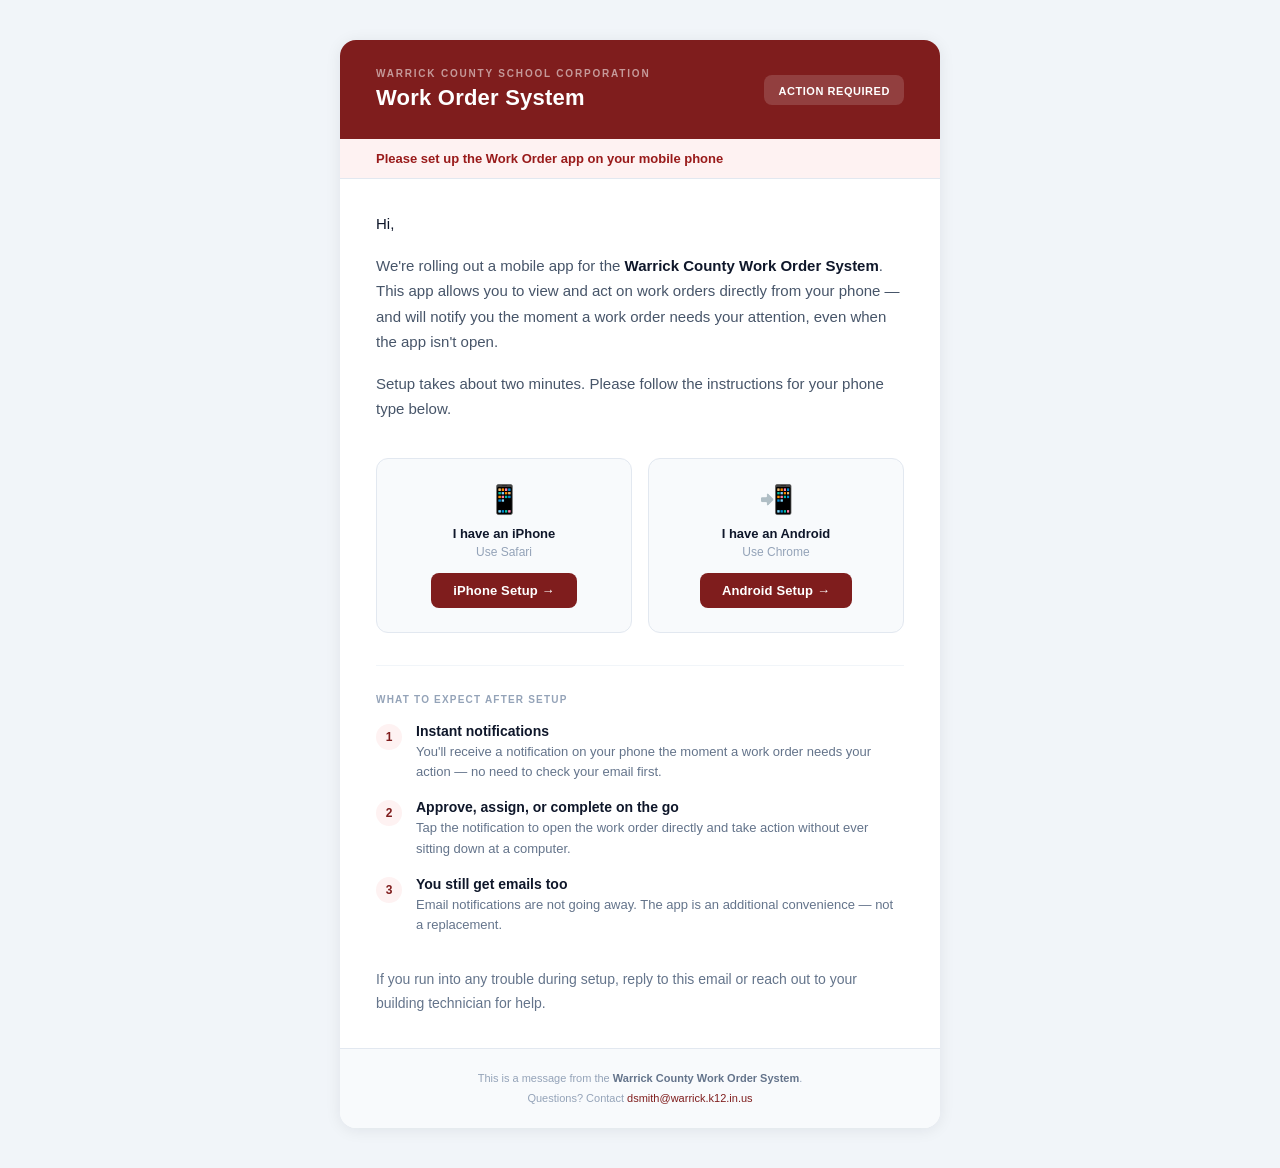
<file: setup-email-template.html>
<!DOCTYPE html>
<html lang="en">
<head>
<meta charset="UTF-8">
<meta name="viewport" content="width=device-width, initial-scale=1.0">
<title>Work Order App Setup Email</title>
</head>
<body style="margin:0;padding:0;background:#f1f5f9;font-family:'Helvetica Neue',Helvetica,Arial,sans-serif;-webkit-font-smoothing:antialiased">

  <table width="100%" cellpadding="0" cellspacing="0" border="0" style="background:#f1f5f9;padding:40px 16px">
    <tr><td align="center">

      <table width="600" cellpadding="0" cellspacing="0" border="0" style="max-width:600px;width:100%;background:#ffffff;border-radius:16px;overflow:hidden;box-shadow:0 2px 16px rgba(15,23,42,0.08)">

        <!-- HEADER -->
        <tr>
          <td style="background:#7f1d1d;padding:28px 36px">
            <table width="100%" cellpadding="0" cellspacing="0" border="0">
              <tr>
                <td>
                  <div style="font-size:10px;font-weight:700;letter-spacing:.18em;text-transform:uppercase;color:rgba(255,255,255,0.55);margin-bottom:6px">Warrick County School Corporation</div>
                  <div style="font-size:22px;font-weight:700;color:#ffffff;letter-spacing:.01em">Work Order System</div>
                </td>
                <td align="right" valign="middle">
                  <div style="display:inline-block;background:rgba(255,255,255,0.15);border-radius:8px;padding:6px 14px">
                    <span style="font-size:11px;font-weight:700;color:#ffffff;letter-spacing:.05em">ACTION REQUIRED</span>
                  </div>
                </td>
              </tr>
            </table>
          </td>
        </tr>

        <!-- LABEL ROW -->
        <tr>
          <td style="background:#fef2f2;padding:12px 36px;border-bottom:1px solid #e2e8f0">
            <div style="font-size:13px;color:#991b1b;font-weight:600">Please set up the Work Order app on your mobile phone</div>
          </td>
        </tr>

        <!-- BODY -->
        <tr>
          <td style="padding:32px 36px 8px">
            <p style="font-size:15px;color:#0f172a;line-height:1.7;margin:0 0 16px">Hi,</p>
            <p style="font-size:15px;color:#475569;line-height:1.7;margin:0 0 16px">We're rolling out a mobile app for the <strong style="color:#0f172a">Warrick County Work Order System</strong>. This app allows you to view and act on work orders directly from your phone — and will notify you the moment a work order needs your attention, even when the app isn't open.</p>
            <p style="font-size:15px;color:#475569;line-height:1.7;margin:0 0 28px">Setup takes about two minutes. Please follow the instructions for your phone type below.</p>
          </td>
        </tr>

        <!-- BUTTONS -->
        <tr>
          <td style="padding:0 36px 32px">
            <table width="100%" cellpadding="0" cellspacing="0" border="0">
              <tr>
                <!-- iPhone button -->
                <td width="48%" style="padding-right:8px">
                  <table width="100%" cellpadding="0" cellspacing="0" border="0">
                    <tr>
                      <td align="center" style="background:#f8fafc;border:1px solid #e2e8f0;border-radius:12px;padding:24px 16px">
                        <div style="font-size:28px;margin-bottom:10px">📱</div>
                        <div style="font-size:13px;font-weight:700;color:#0f172a;margin-bottom:4px">I have an iPhone</div>
                        <div style="font-size:12px;color:#94a3b8;margin-bottom:14px">Use Safari</div>
                        <a href="https://chs-cs.com/workorder/setup-iphone.html"
                           style="display:inline-block;padding:10px 22px;background:#7f1d1d;border-radius:8px;font-size:13px;font-weight:700;color:#ffffff;text-decoration:none;letter-spacing:.01em">
                          iPhone Setup →
                        </a>
                      </td>
                    </tr>
                  </table>
                </td>
                <!-- Android button -->
                <td width="48%" style="padding-left:8px">
                  <table width="100%" cellpadding="0" cellspacing="0" border="0">
                    <tr>
                      <td align="center" style="background:#f8fafc;border:1px solid #e2e8f0;border-radius:12px;padding:24px 16px">
                        <div style="font-size:28px;margin-bottom:10px">📲</div>
                        <div style="font-size:13px;font-weight:700;color:#0f172a;margin-bottom:4px">I have an Android</div>
                        <div style="font-size:12px;color:#94a3b8;margin-bottom:14px">Use Chrome</div>
                        <a href="https://chs-cs.com/workorder/setup-android.html"
                           style="display:inline-block;padding:10px 22px;background:#7f1d1d;border-radius:8px;font-size:13px;font-weight:700;color:#ffffff;text-decoration:none;letter-spacing:.01em">
                          Android Setup →
                        </a>
                      </td>
                    </tr>
                  </table>
                </td>
              </tr>
            </table>
          </td>
        </tr>

        <!-- DIVIDER -->
        <tr><td style="padding:0 36px"><div style="height:1px;background:#f1f5f9"></div></td></tr>

        <!-- WHAT TO EXPECT -->
        <tr>
          <td style="padding:28px 36px 8px">
            <div style="font-size:10px;font-weight:700;text-transform:uppercase;letter-spacing:.12em;color:#94a3b8;margin-bottom:18px">What to Expect After Setup</div>
            <table width="100%" cellpadding="0" cellspacing="0" border="0">
              <tr>
                <td style="padding:0 0 16px;vertical-align:top">
                  <table cellpadding="0" cellspacing="0" border="0">
                    <tr>
                      <td style="padding-right:14px;vertical-align:top;padding-top:1px">
                        <div style="width:26px;height:26px;border-radius:50%;background:#fef2f2;font-size:12px;font-weight:700;color:#7f1d1d;text-align:center;line-height:26px">1</div>
                      </td>
                      <td>
                        <div style="font-size:14px;font-weight:600;color:#0f172a;margin-bottom:3px">Instant notifications</div>
                        <div style="font-size:13px;color:#64748b;line-height:1.6">You'll receive a notification on your phone the moment a work order needs your action — no need to check your email first.</div>
                      </td>
                    </tr>
                  </table>
                </td>
              </tr>
              <tr>
                <td style="padding:0 0 16px;vertical-align:top">
                  <table cellpadding="0" cellspacing="0" border="0">
                    <tr>
                      <td style="padding-right:14px;vertical-align:top;padding-top:1px">
                        <div style="width:26px;height:26px;border-radius:50%;background:#fef2f2;font-size:12px;font-weight:700;color:#7f1d1d;text-align:center;line-height:26px">2</div>
                      </td>
                      <td>
                        <div style="font-size:14px;font-weight:600;color:#0f172a;margin-bottom:3px">Approve, assign, or complete on the go</div>
                        <div style="font-size:13px;color:#64748b;line-height:1.6">Tap the notification to open the work order directly and take action without ever sitting down at a computer.</div>
                      </td>
                    </tr>
                  </table>
                </td>
              </tr>
              <tr>
                <td style="padding:0 0 8px;vertical-align:top">
                  <table cellpadding="0" cellspacing="0" border="0">
                    <tr>
                      <td style="padding-right:14px;vertical-align:top;padding-top:1px">
                        <div style="width:26px;height:26px;border-radius:50%;background:#fef2f2;font-size:12px;font-weight:700;color:#7f1d1d;text-align:center;line-height:26px">3</div>
                      </td>
                      <td>
                        <div style="font-size:14px;font-weight:600;color:#0f172a;margin-bottom:3px">You still get emails too</div>
                        <div style="font-size:13px;color:#64748b;line-height:1.6">Email notifications are not going away. The app is an additional convenience — not a replacement.</div>
                      </td>
                    </tr>
                  </table>
                </td>
              </tr>
            </table>
          </td>
        </tr>

        <!-- CLOSING -->
        <tr>
          <td style="padding:16px 36px 32px">
            <p style="font-size:14px;color:#64748b;line-height:1.7;margin:0">If you run into any trouble during setup, reply to this email or reach out to your building technician for help.</p>
          </td>
        </tr>

        <!-- FOOTER -->
        <tr>
          <td style="background:#f8fafc;border-top:1px solid #e2e8f0;padding:20px 36px;text-align:center">
            <div style="font-size:11px;color:#94a3b8;line-height:1.8">
              This is a message from the <strong style="color:#64748b">Warrick County Work Order System</strong>.<br>
              Questions? Contact <a href="mailto:dsmith@warrick.k12.in.us" style="color:#7f1d1d;text-decoration:none">dsmith@warrick.k12.in.us</a>
            </div>
          </td>
        </tr>

      </table>
    </td></tr>
  </table>

</body>
</html>
</file>
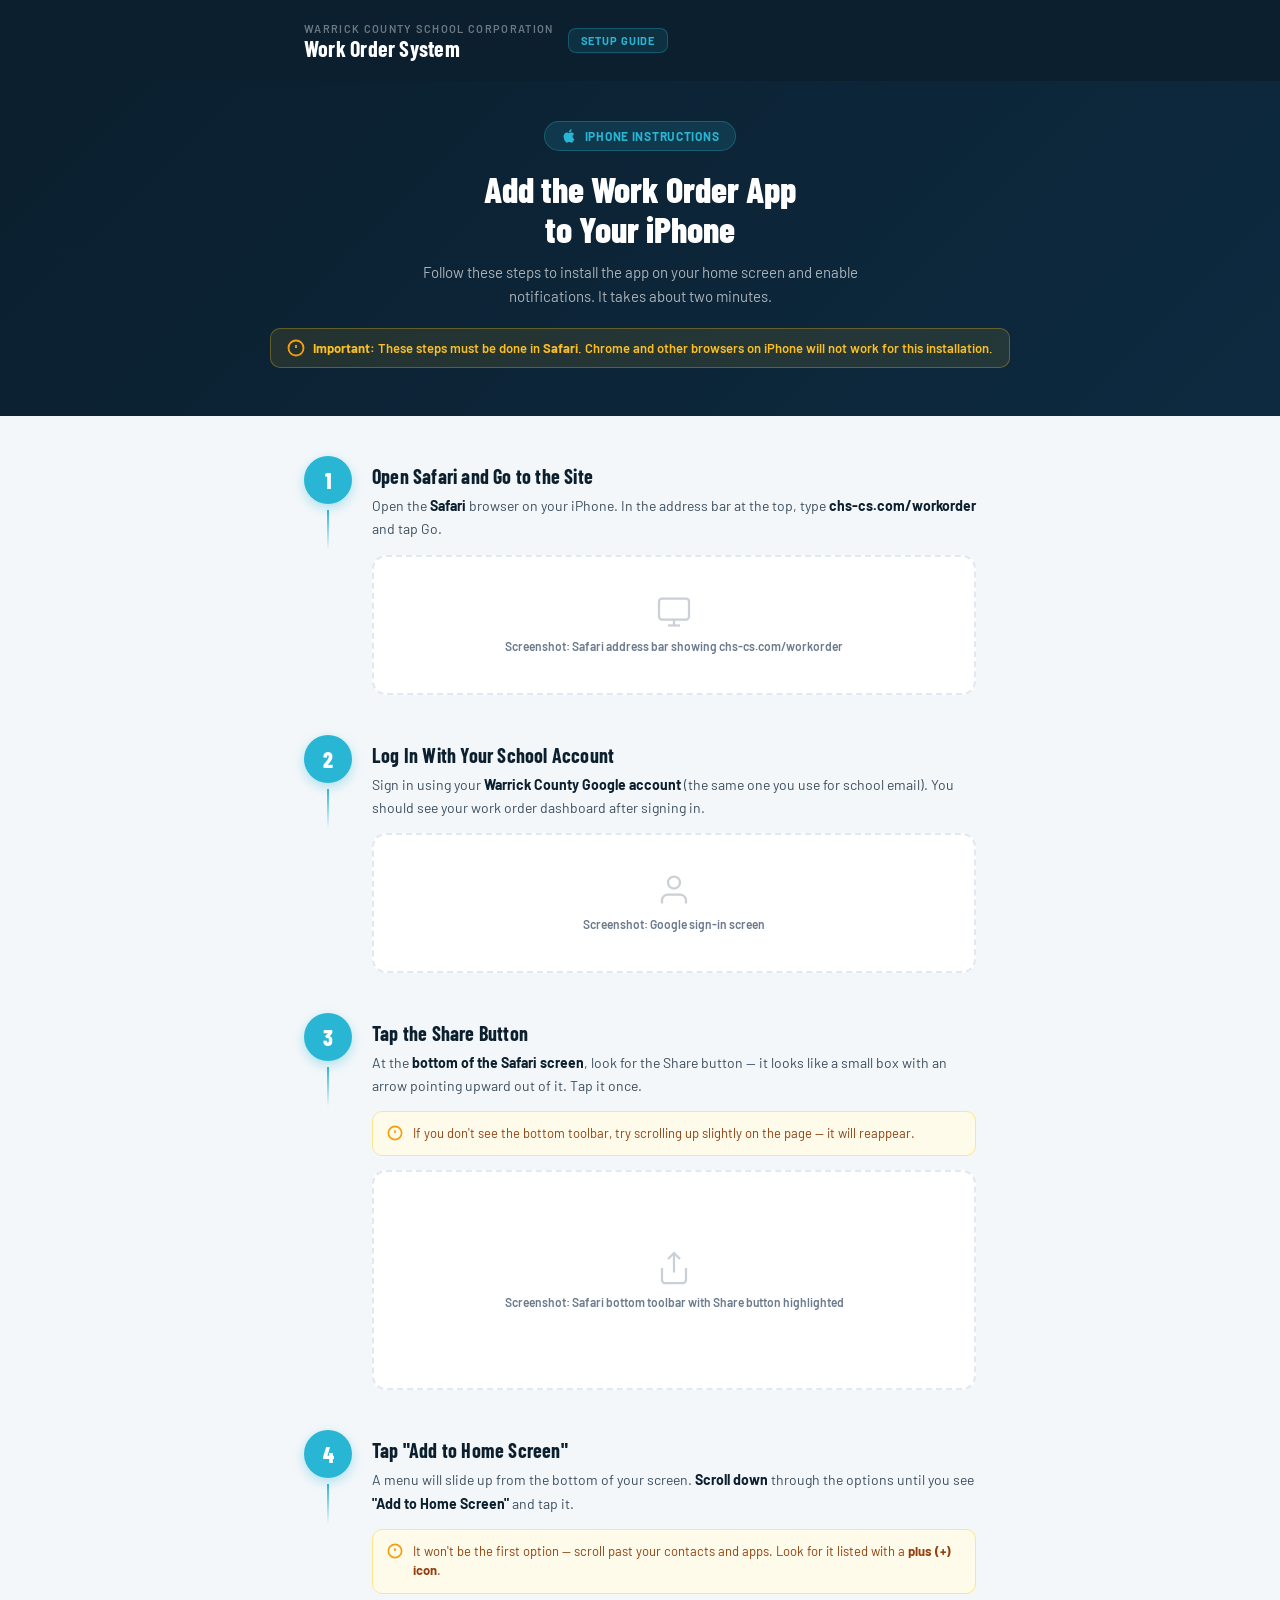
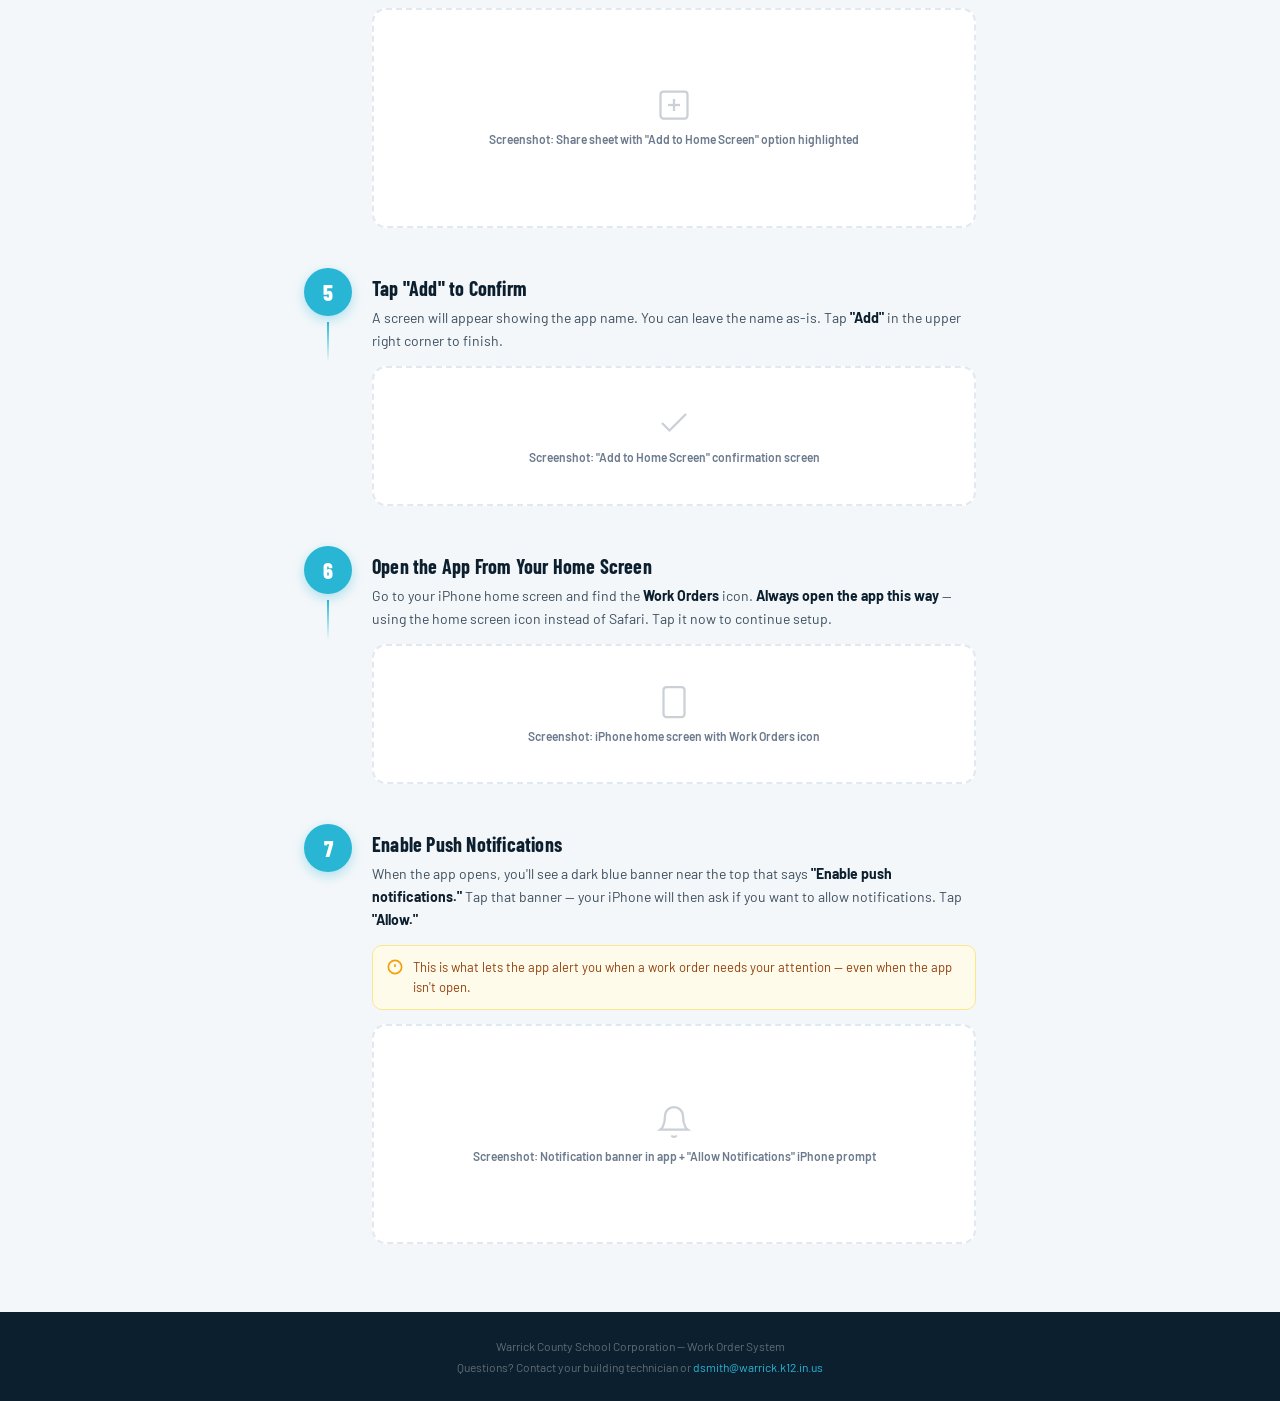
<file: setup-iphone.html>
<!DOCTYPE html>
<html lang="en">
<head>
<meta charset="UTF-8">
<meta name="viewport" content="width=device-width, initial-scale=1.0">
<title>iPhone Setup — WCSC Work Order App</title>
<link href="https://fonts.googleapis.com/css2?family=Barlow:wght@400;500;600;700&family=Barlow+Condensed:wght@600;700;800&display=swap" rel="stylesheet">
<style>
*,*::before,*::after{box-sizing:border-box;margin:0;padding:0}
:root{
    --navy:#0B1F2E;
    --navy2:#112333;
    --cyan:#29b6d5;
    --cyan-light:#e6f7fb;
    --cyan-dark:#1a9ab8;
    --text:#1a2233;
    --muted:#6b7a8d;
    --border:#e2e8f0;
    --bg:#f4f7fa;
}
body{font-family:'Barlow',sans-serif;background:var(--bg);color:var(--text);min-height:100vh}

/* ── HEADER ── */
.site-header{background:var(--navy);padding:20px 0}
.header-inner{max-width:720px;margin:0 auto;padding:0 24px;display:flex;align-items:center;gap:14px}
.header-badge{background:rgba(41,182,213,.12);border:1px solid rgba(41,182,213,.3);border-radius:8px;padding:5px 12px;font-size:11px;font-weight:700;color:var(--cyan);letter-spacing:.08em;text-transform:uppercase;white-space:nowrap}
.header-title{font-family:'Barlow Condensed',sans-serif;font-size:22px;font-weight:700;color:#fff;letter-spacing:.01em}
.header-sub{font-size:11px;font-weight:600;color:rgba(255,255,255,.4);text-transform:uppercase;letter-spacing:.12em;margin-top:2px}

/* ── HERO ── */
.hero{background:linear-gradient(135deg,var(--navy) 0%,#0d2a40 100%);padding:40px 24px 48px;text-align:center}
.hero-platform{display:inline-flex;align-items:center;gap:8px;background:rgba(41,182,213,.15);border:1px solid rgba(41,182,213,.3);border-radius:99px;padding:6px 16px;margin-bottom:18px}
.hero-platform svg{color:var(--cyan)}
.hero-platform span{font-size:12px;font-weight:700;color:var(--cyan);letter-spacing:.06em;text-transform:uppercase}
.hero h1{font-family:'Barlow Condensed',sans-serif;font-size:36px;font-weight:800;color:#fff;line-height:1.1;margin-bottom:12px}
.hero p{font-size:15px;color:rgba(255,255,255,.65);max-width:480px;margin:0 auto;line-height:1.6}
.safari-note{display:inline-flex;align-items:center;gap:8px;margin-top:20px;background:rgba(251,191,36,.1);border:1px solid rgba(251,191,36,.3);border-radius:10px;padding:10px 16px}
.safari-note svg{color:#f59e0b;flex-shrink:0}
.safari-note span{font-size:13px;font-weight:600;color:#fbbf24;text-align:left;line-height:1.4}

/* ── CONTENT ── */
.content{max-width:720px;margin:0 auto;padding:40px 24px 60px}

/* ── STEPS ── */
.steps{display:flex;flex-direction:column;gap:32px}
.step{display:grid;grid-template-columns:48px 1fr;gap:0 20px;align-items:start}
.step-number-col{display:flex;flex-direction:column;align-items:center;gap:0}
.step-num{width:48px;height:48px;border-radius:50%;background:var(--cyan);color:#fff;font-family:'Barlow Condensed',sans-serif;font-size:22px;font-weight:800;display:flex;align-items:center;justify-content:center;flex-shrink:0;box-shadow:0 4px 12px rgba(41,182,213,.35)}
.step-line{width:2px;background:linear-gradient(to bottom,var(--cyan),transparent);flex:1;min-height:40px;margin-top:6px}
.step:last-child .step-line{display:none}
.step-body{padding-top:8px;padding-bottom:8px}
.step-title{font-family:'Barlow Condensed',sans-serif;font-size:20px;font-weight:700;color:var(--navy);margin-bottom:6px;letter-spacing:.01em}
.step-desc{font-size:14px;color:#3d4f5e;line-height:1.65;margin-bottom:14px}
.step-desc strong{color:var(--navy);font-weight:700}
.step-img{width:100%;background:#fff;border:2px dashed var(--border);border-radius:14px;display:flex;flex-direction:column;align-items:center;justify-content:center;gap:8px;padding:28px 16px;color:var(--muted)}
.step-img svg{opacity:.35}
.step-img-label{font-size:12px;font-weight:600;color:var(--muted);text-align:center;line-height:1.4}
.step-img.tall{min-height:220px}
.step-img.short{min-height:140px}

/* ── TIP BOX ── */
.tip{display:flex;align-items:flex-start;gap:10px;background:#fffbeb;border:1px solid #fde68a;border-radius:10px;padding:12px 14px;margin-top:12px}
.tip svg{color:#f59e0b;flex-shrink:0;margin-top:1px}
.tip p{font-size:13px;color:#92400e;line-height:1.5}
.tip p strong{font-weight:700}

/* ── FOOTER ── */
.page-footer{background:var(--navy);padding:24px;text-align:center}
.page-footer p{font-size:12px;color:rgba(255,255,255,.35);line-height:1.7}
.page-footer a{color:var(--cyan);text-decoration:none}

@media(max-width:520px){
    .hero h1{font-size:28px}
    .step{grid-template-columns:40px 1fr;gap:0 14px}
    .step-num{width:40px;height:40px;font-size:18px}
}
</style>
</head>
<body>

<header class="site-header">
    <div class="header-inner">
        <div>
            <div class="header-sub">Warrick County School Corporation</div>
            <div class="header-title">Work Order System</div>
        </div>
        <div class="header-badge">Setup Guide</div>
    </div>
</header>

<div class="hero">
    <div class="hero-platform">
        <svg width="16" height="16" viewBox="0 0 24 24" fill="currentColor"><path d="M18.71 19.5c-.83 1.24-1.71 2.45-3.05 2.47-1.34.03-1.77-.79-3.29-.79-1.53 0-2 .77-3.27.82-1.31.05-2.3-1.32-3.14-2.53C4.25 17 2.94 12.45 4.7 9.39c.87-1.52 2.43-2.48 4.12-2.51 1.28-.02 2.5.87 3.29.87.78 0 2.26-1.07 3.8-.91.65.03 2.47.26 3.64 1.98-.09.06-2.17 1.28-2.15 3.81.03 3.02 2.65 4.03 2.68 4.04-.03.07-.42 1.44-1.38 2.83M13 3.5c.73-.83 1.94-1.46 2.94-1.5.13 1.17-.34 2.35-1.04 3.19-.69.85-1.83 1.51-2.95 1.42-.15-1.15.41-2.35 1.05-3.11z"/></svg>
        <span>iPhone Instructions</span>
    </div>
    <h1>Add the Work Order App<br>to Your iPhone</h1>
    <p>Follow these steps to install the app on your home screen and enable notifications. It takes about two minutes.</p>
    <div class="safari-note">
        <svg width="18" height="18" viewBox="0 0 24 24" fill="none" stroke="currentColor" stroke-width="2.5"><circle cx="12" cy="12" r="10"/><line x1="12" y1="8" x2="12" y2="12"/><line x1="12" y1="16" x2="12.01" y2="16"/></svg>
        <span><strong>Important:</strong> These steps must be done in <strong>Safari</strong>. Chrome and other browsers on iPhone will not work for this installation.</span>
    </div>
</div>

<div class="content">
    <div class="steps">

        <!-- STEP 1 -->
        <div class="step">
            <div class="step-number-col">
                <div class="step-num">1</div>
                <div class="step-line"></div>
            </div>
            <div class="step-body">
                <div class="step-title">Open Safari and Go to the Site</div>
                <div class="step-desc">Open the <strong>Safari</strong> browser on your iPhone. In the address bar at the top, type <strong>chs-cs.com/workorder</strong> and tap Go.</div>
                <div class="step-img short">
                    <svg width="36" height="36" viewBox="0 0 24 24" fill="none" stroke="currentColor" stroke-width="1.5"><rect x="2" y="3" width="20" height="14" rx="2"/><line x1="8" y1="21" x2="16" y2="21"/><line x1="12" y1="17" x2="12" y2="21"/></svg>
                    <div class="step-img-label">Screenshot: Safari address bar showing chs-cs.com/workorder</div>
                </div>
            </div>
        </div>

        <!-- STEP 2 -->
        <div class="step">
            <div class="step-number-col">
                <div class="step-num">2</div>
                <div class="step-line"></div>
            </div>
            <div class="step-body">
                <div class="step-title">Log In With Your School Account</div>
                <div class="step-desc">Sign in using your <strong>Warrick County Google account</strong> (the same one you use for school email). You should see your work order dashboard after signing in.</div>
                <div class="step-img short">
                    <svg width="36" height="36" viewBox="0 0 24 24" fill="none" stroke="currentColor" stroke-width="1.5"><path d="M20 21v-2a4 4 0 0 0-4-4H8a4 4 0 0 0-4 4v2"/><circle cx="12" cy="7" r="4"/></svg>
                    <div class="step-img-label">Screenshot: Google sign-in screen</div>
                </div>
            </div>
        </div>

        <!-- STEP 3 -->
        <div class="step">
            <div class="step-number-col">
                <div class="step-num">3</div>
                <div class="step-line"></div>
            </div>
            <div class="step-body">
                <div class="step-title">Tap the Share Button</div>
                <div class="step-desc">At the <strong>bottom of the Safari screen</strong>, look for the Share button — it looks like a small box with an arrow pointing upward out of it. Tap it once.</div>
                <div class="tip">
                    <svg width="16" height="16" viewBox="0 0 24 24" fill="none" stroke="currentColor" stroke-width="2.5"><circle cx="12" cy="12" r="10"/><line x1="12" y1="8" x2="12" y2="12"/><line x1="12" y1="16" x2="12.01" y2="16"/></svg>
                    <p>If you don't see the bottom toolbar, try scrolling up slightly on the page — it will reappear.</p>
                </div>
                <div class="step-img tall" style="margin-top:14px">
                    <svg width="36" height="36" viewBox="0 0 24 24" fill="none" stroke="currentColor" stroke-width="1.5"><path d="M4 12v8a2 2 0 0 0 2 2h12a2 2 0 0 0 2-2v-8"/><polyline points="16 6 12 2 8 6"/><line x1="12" y1="2" x2="12" y2="15"/></svg>
                    <div class="step-img-label">Screenshot: Safari bottom toolbar with Share button highlighted</div>
                </div>
            </div>
        </div>

        <!-- STEP 4 -->
        <div class="step">
            <div class="step-number-col">
                <div class="step-num">4</div>
                <div class="step-line"></div>
            </div>
            <div class="step-body">
                <div class="step-title">Tap "Add to Home Screen"</div>
                <div class="step-desc">A menu will slide up from the bottom of your screen. <strong>Scroll down</strong> through the options until you see <strong>"Add to Home Screen"</strong> and tap it.</div>
                <div class="tip">
                    <svg width="16" height="16" viewBox="0 0 24 24" fill="none" stroke="currentColor" stroke-width="2.5"><circle cx="12" cy="12" r="10"/><line x1="12" y1="8" x2="12" y2="12"/><line x1="12" y1="16" x2="12.01" y2="16"/></svg>
                    <p>It won't be the first option — scroll past your contacts and apps. Look for it listed with a <strong>plus (+) icon</strong>.</p>
                </div>
                <div class="step-img tall" style="margin-top:14px">
                    <svg width="36" height="36" viewBox="0 0 24 24" fill="none" stroke="currentColor" stroke-width="1.5"><rect x="3" y="3" width="18" height="18" rx="2"/><line x1="12" y1="8" x2="12" y2="16"/><line x1="8" y1="12" x2="16" y2="12"/></svg>
                    <div class="step-img-label">Screenshot: Share sheet with "Add to Home Screen" option highlighted</div>
                </div>
            </div>
        </div>

        <!-- STEP 5 -->
        <div class="step">
            <div class="step-number-col">
                <div class="step-num">5</div>
                <div class="step-line"></div>
            </div>
            <div class="step-body">
                <div class="step-title">Tap "Add" to Confirm</div>
                <div class="step-desc">A screen will appear showing the app name. You can leave the name as-is. Tap <strong>"Add"</strong> in the upper right corner to finish.</div>
                <div class="step-img short">
                    <svg width="36" height="36" viewBox="0 0 24 24" fill="none" stroke="currentColor" stroke-width="1.5"><polyline points="20 6 9 17 4 12"/></svg>
                    <div class="step-img-label">Screenshot: "Add to Home Screen" confirmation screen</div>
                </div>
            </div>
        </div>

        <!-- STEP 6 -->
        <div class="step">
            <div class="step-number-col">
                <div class="step-num">6</div>
                <div class="step-line"></div>
            </div>
            <div class="step-body">
                <div class="step-title">Open the App From Your Home Screen</div>
                <div class="step-desc">Go to your iPhone home screen and find the <strong>Work Orders</strong> icon. <strong>Always open the app this way</strong> — using the home screen icon instead of Safari. Tap it now to continue setup.</div>
                <div class="step-img short">
                    <svg width="36" height="36" viewBox="0 0 24 24" fill="none" stroke="currentColor" stroke-width="1.5"><rect x="5" y="2" width="14" height="20" rx="2"/><line x1="12" y1="18" x2="12.01" y2="18"/></svg>
                    <div class="step-img-label">Screenshot: iPhone home screen with Work Orders icon</div>
                </div>
            </div>
        </div>

        <!-- STEP 7 -->
        <div class="step">
            <div class="step-number-col">
                <div class="step-num">7</div>
                <div class="step-line"></div>
            </div>
            <div class="step-body">
                <div class="step-title">Enable Push Notifications</div>
                <div class="step-desc">When the app opens, you'll see a dark blue banner near the top that says <strong>"Enable push notifications."</strong> Tap that banner — your iPhone will then ask if you want to allow notifications. Tap <strong>"Allow."</strong></div>
                <div class="tip">
                    <svg width="16" height="16" viewBox="0 0 24 24" fill="none" stroke="currentColor" stroke-width="2.5"><circle cx="12" cy="12" r="10"/><line x1="12" y1="8" x2="12" y2="12"/><line x1="12" y1="16" x2="12.01" y2="16"/></svg>
                    <p>This is what lets the app alert you when a work order needs your attention — even when the app isn't open.</p>
                </div>
                <div class="step-img tall" style="margin-top:14px">
                    <svg width="36" height="36" viewBox="0 0 24 24" fill="none" stroke="currentColor" stroke-width="1.5"><path d="M18 8A6 6 0 0 0 6 8c0 7-3 9-3 9h18s-3-2-3-9"/><path d="M13.73 21a2 2 0 0 1-3.46 0"/></svg>
                    <div class="step-img-label">Screenshot: Notification banner in app + "Allow Notifications" iPhone prompt</div>
                </div>
            </div>
        </div>

    </div><!-- /steps -->
</div><!-- /content -->

<footer class="page-footer">
    <p>Warrick County School Corporation — Work Order System<br>
    Questions? Contact your building technician or <a href="mailto:dsmith@warrick.k12.in.us">dsmith@warrick.k12.in.us</a></p>
</footer>

</body>
</html>
</file>
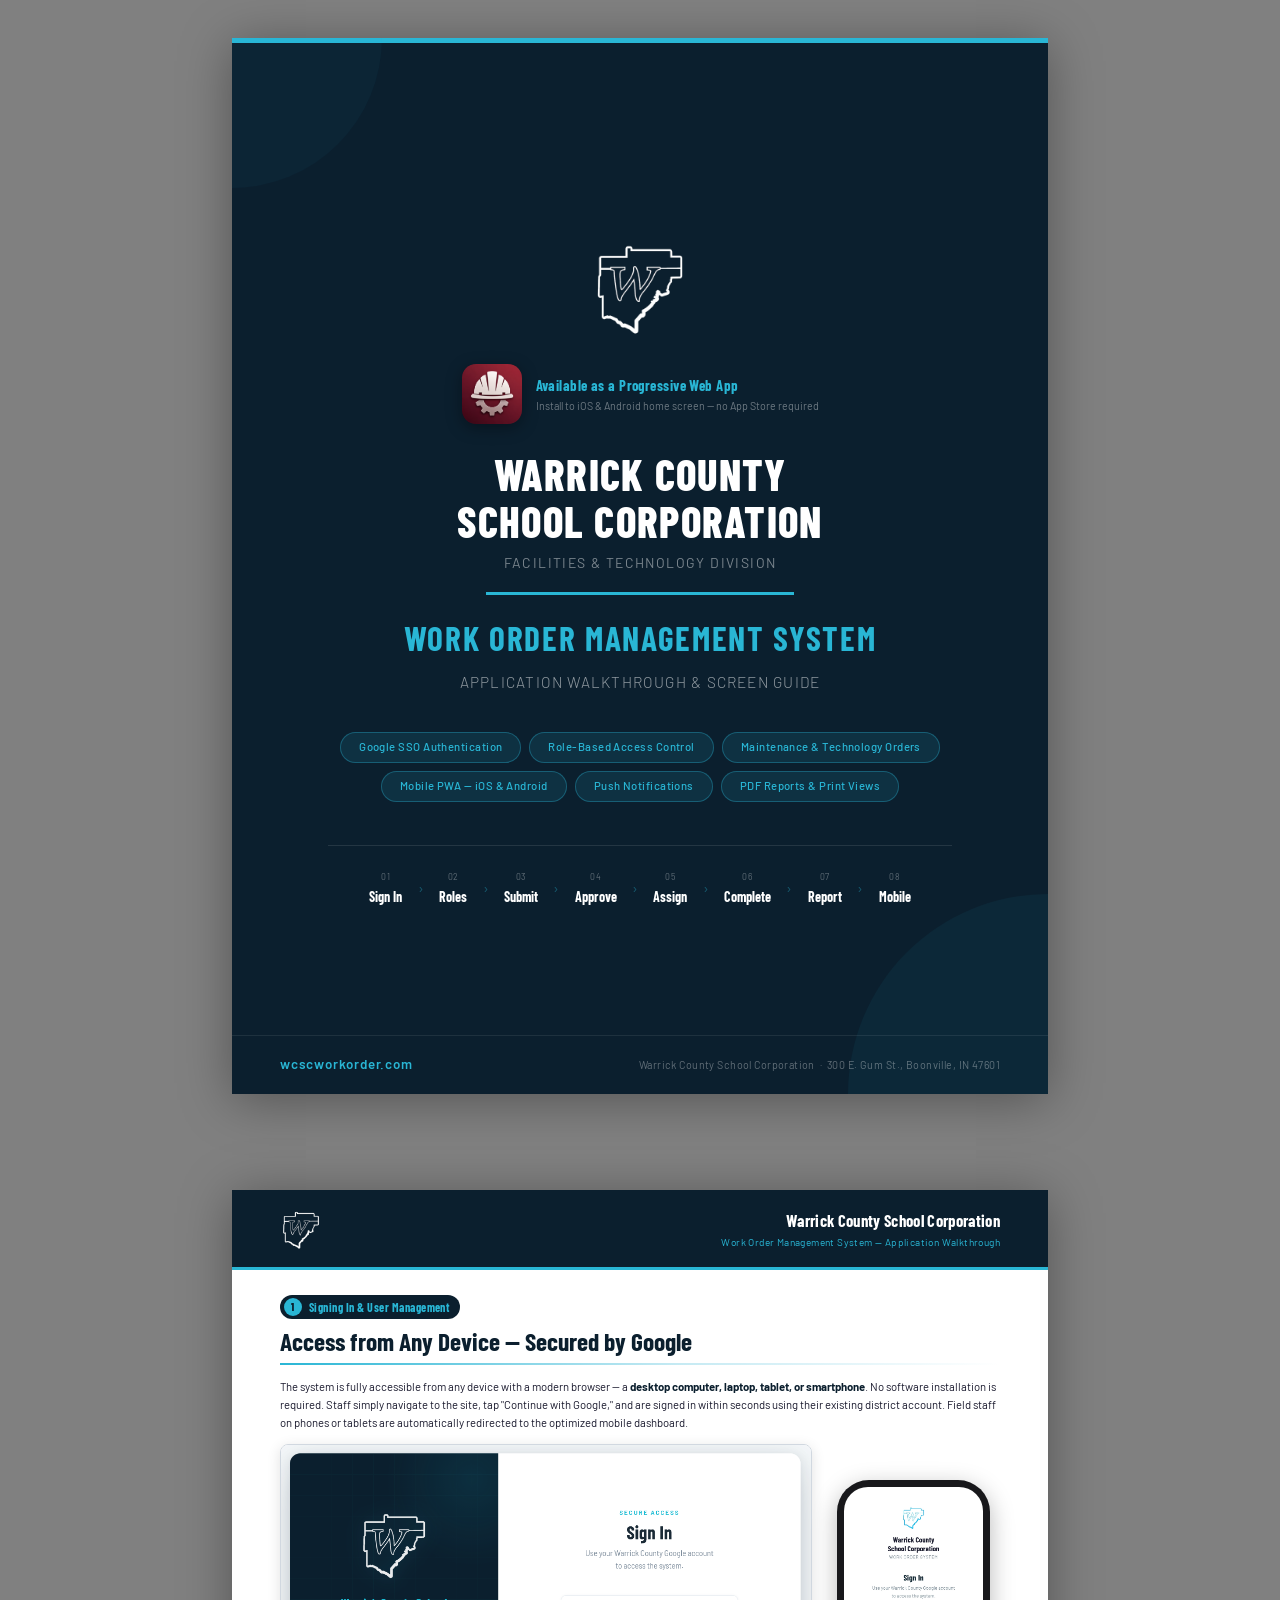
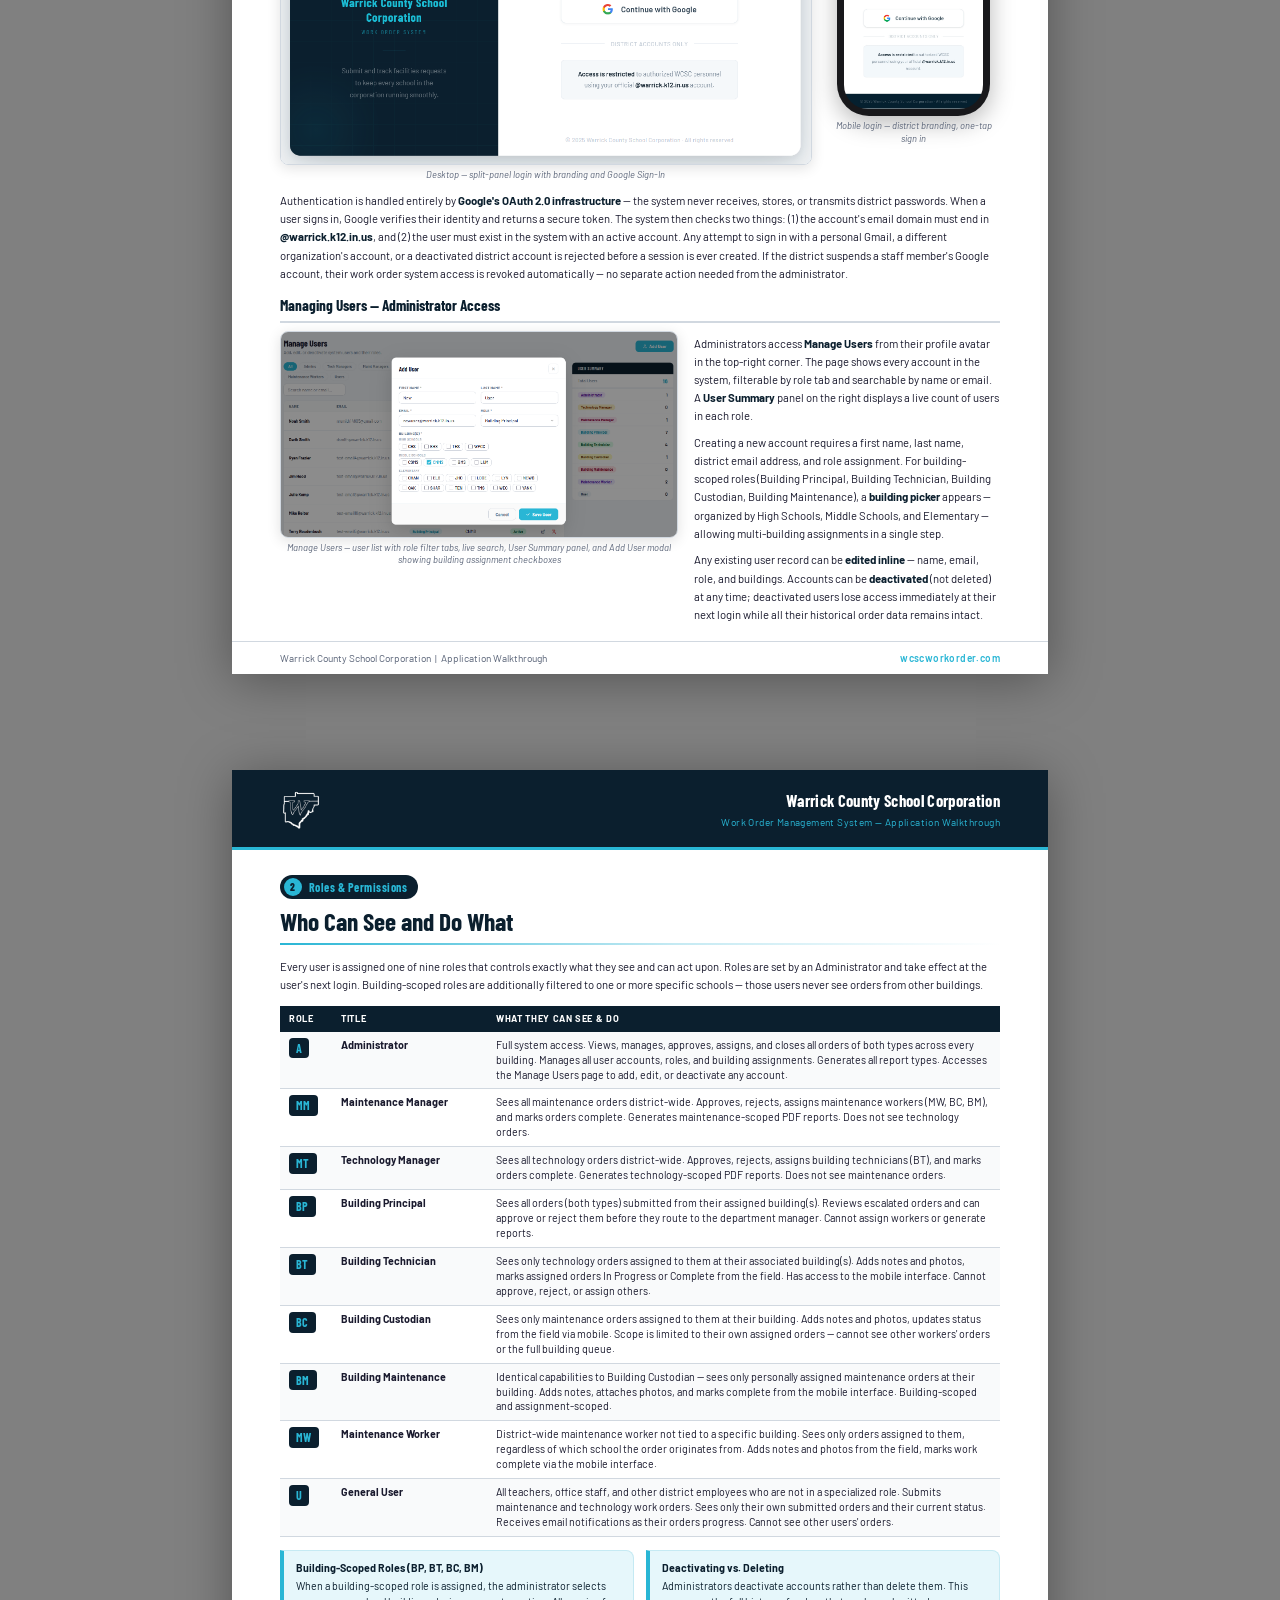
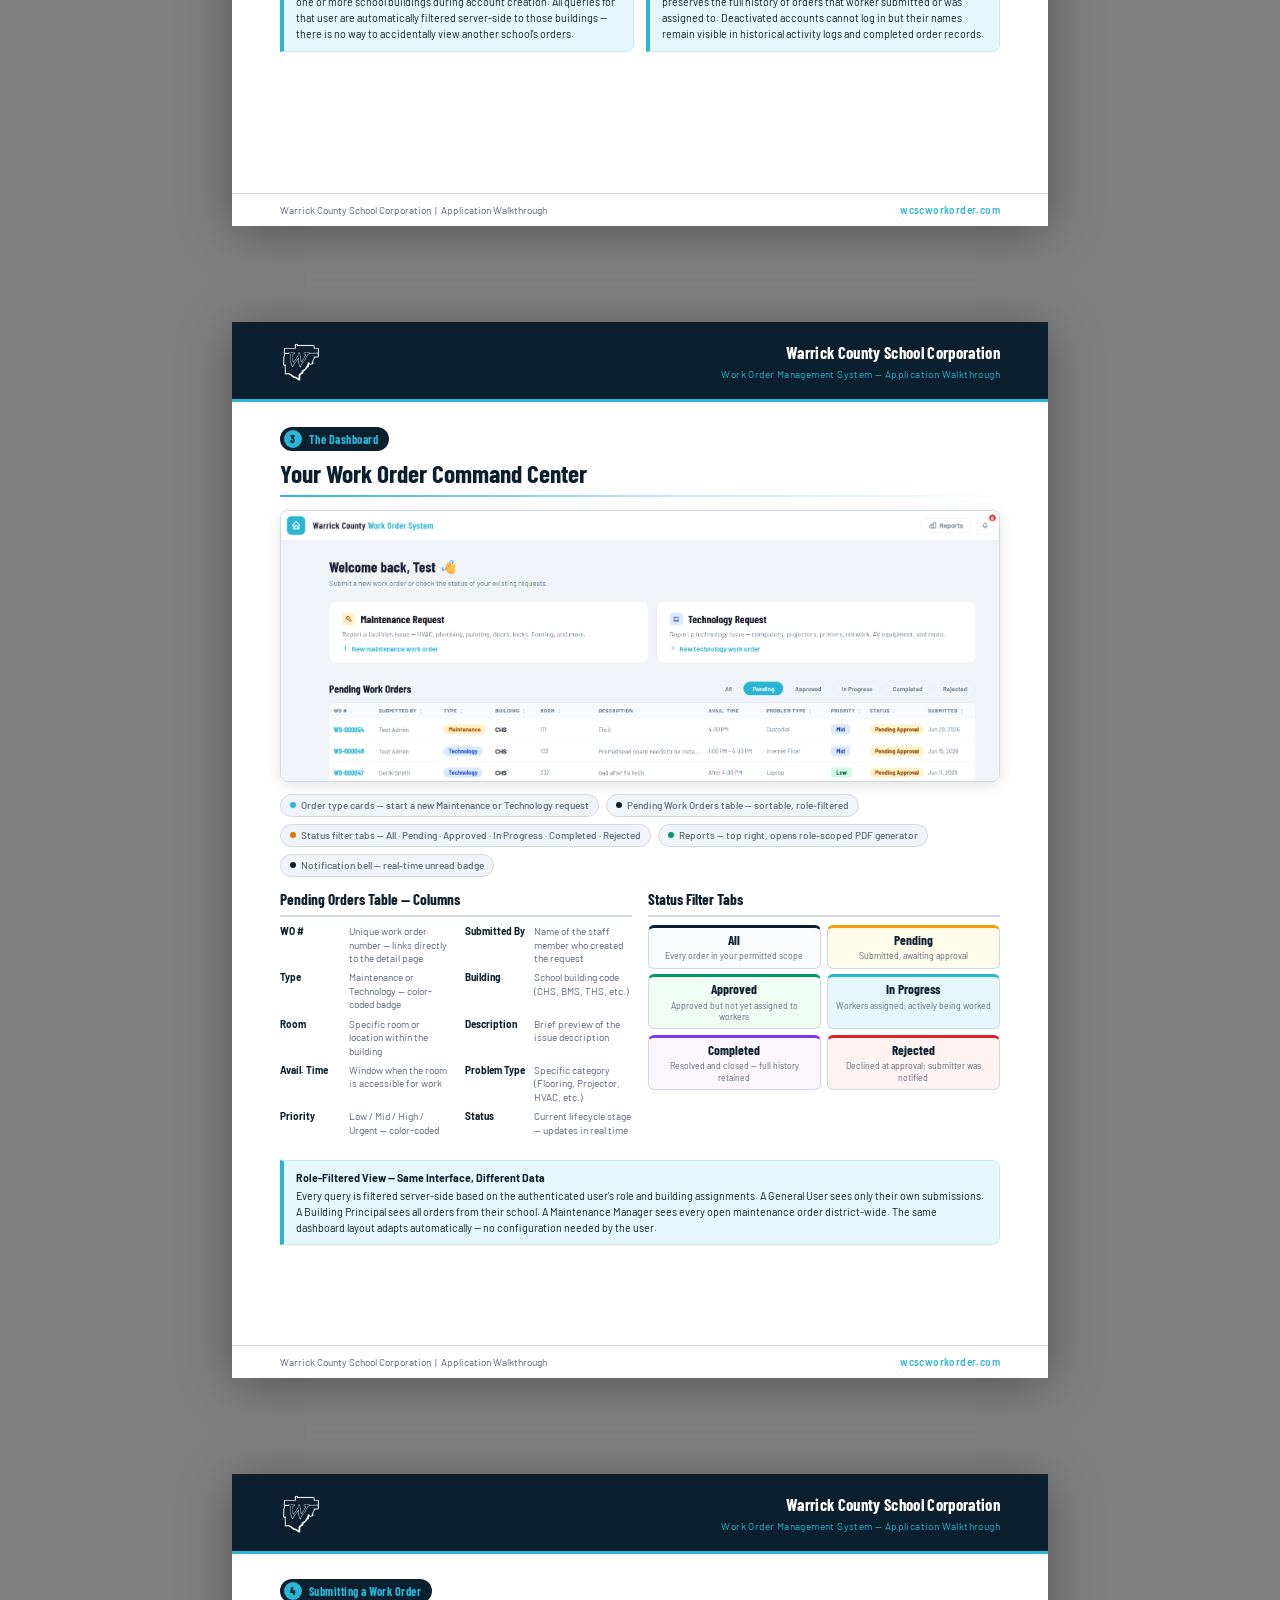
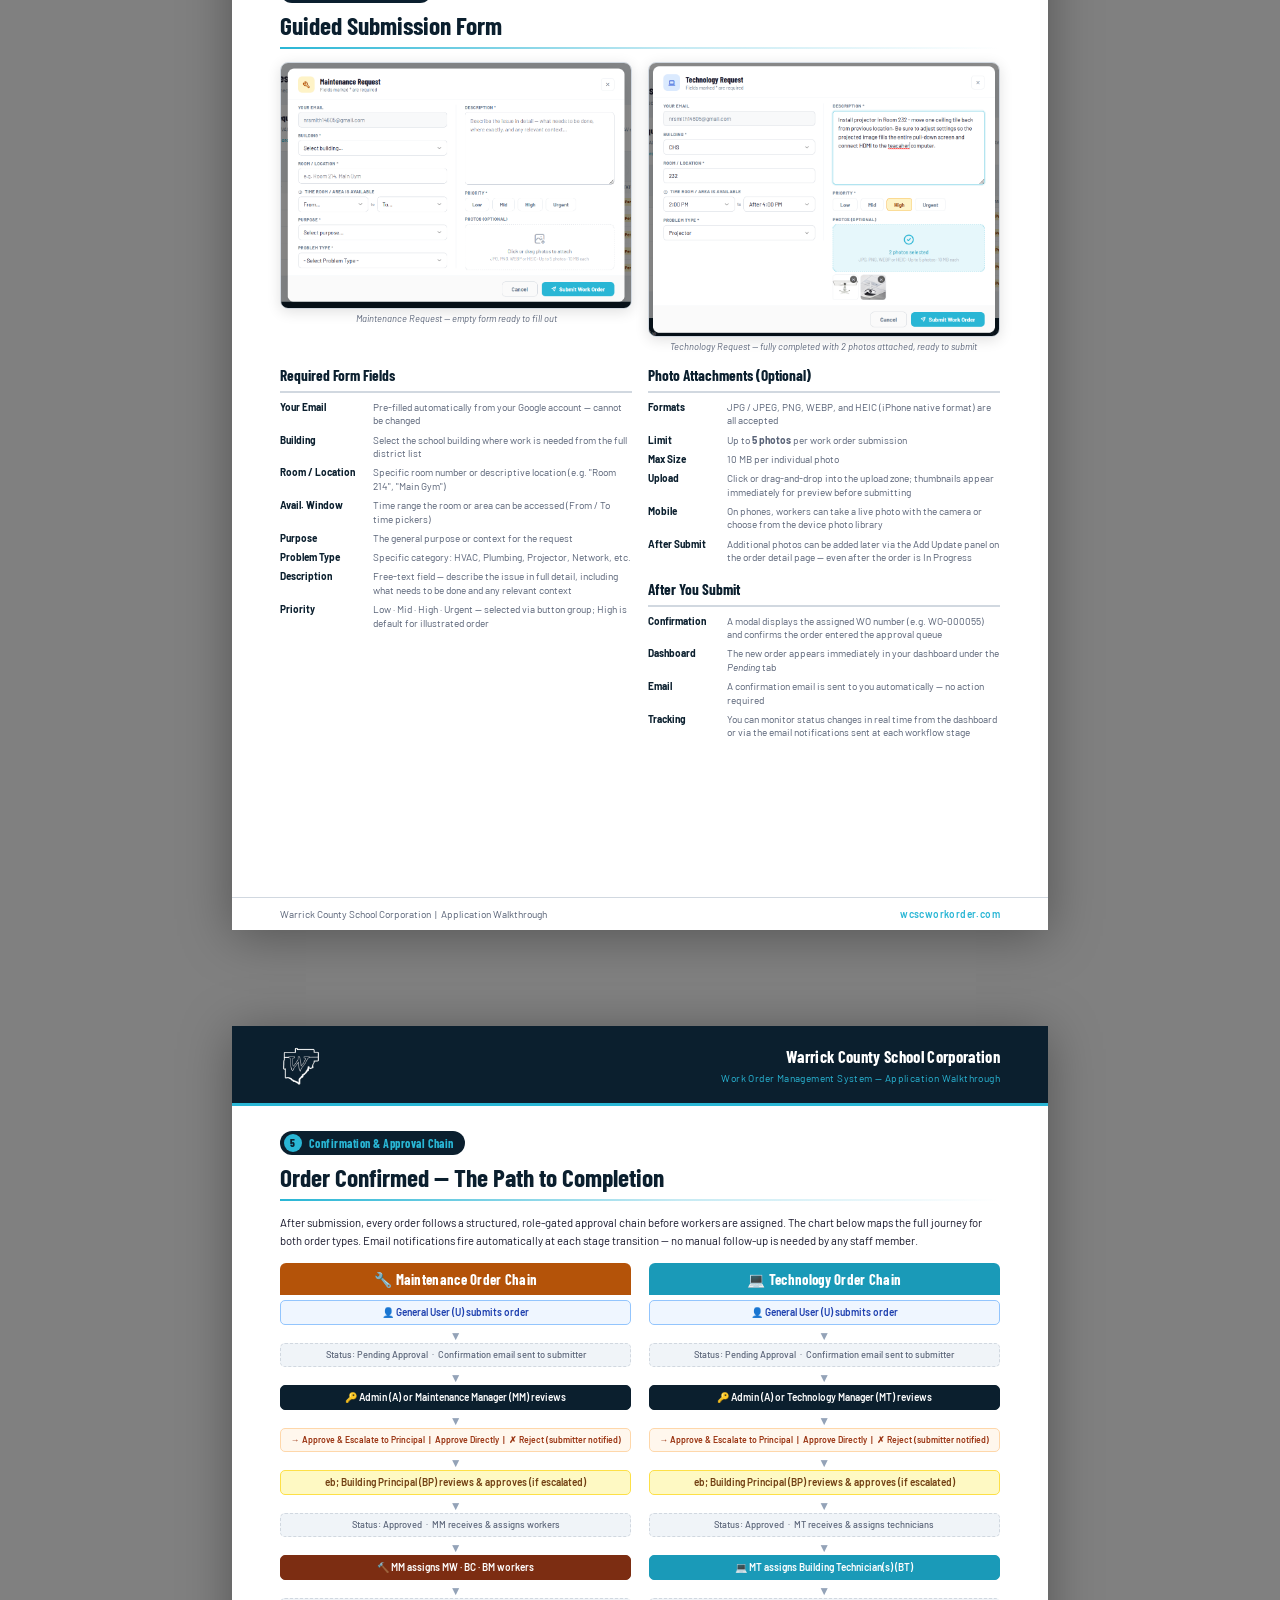
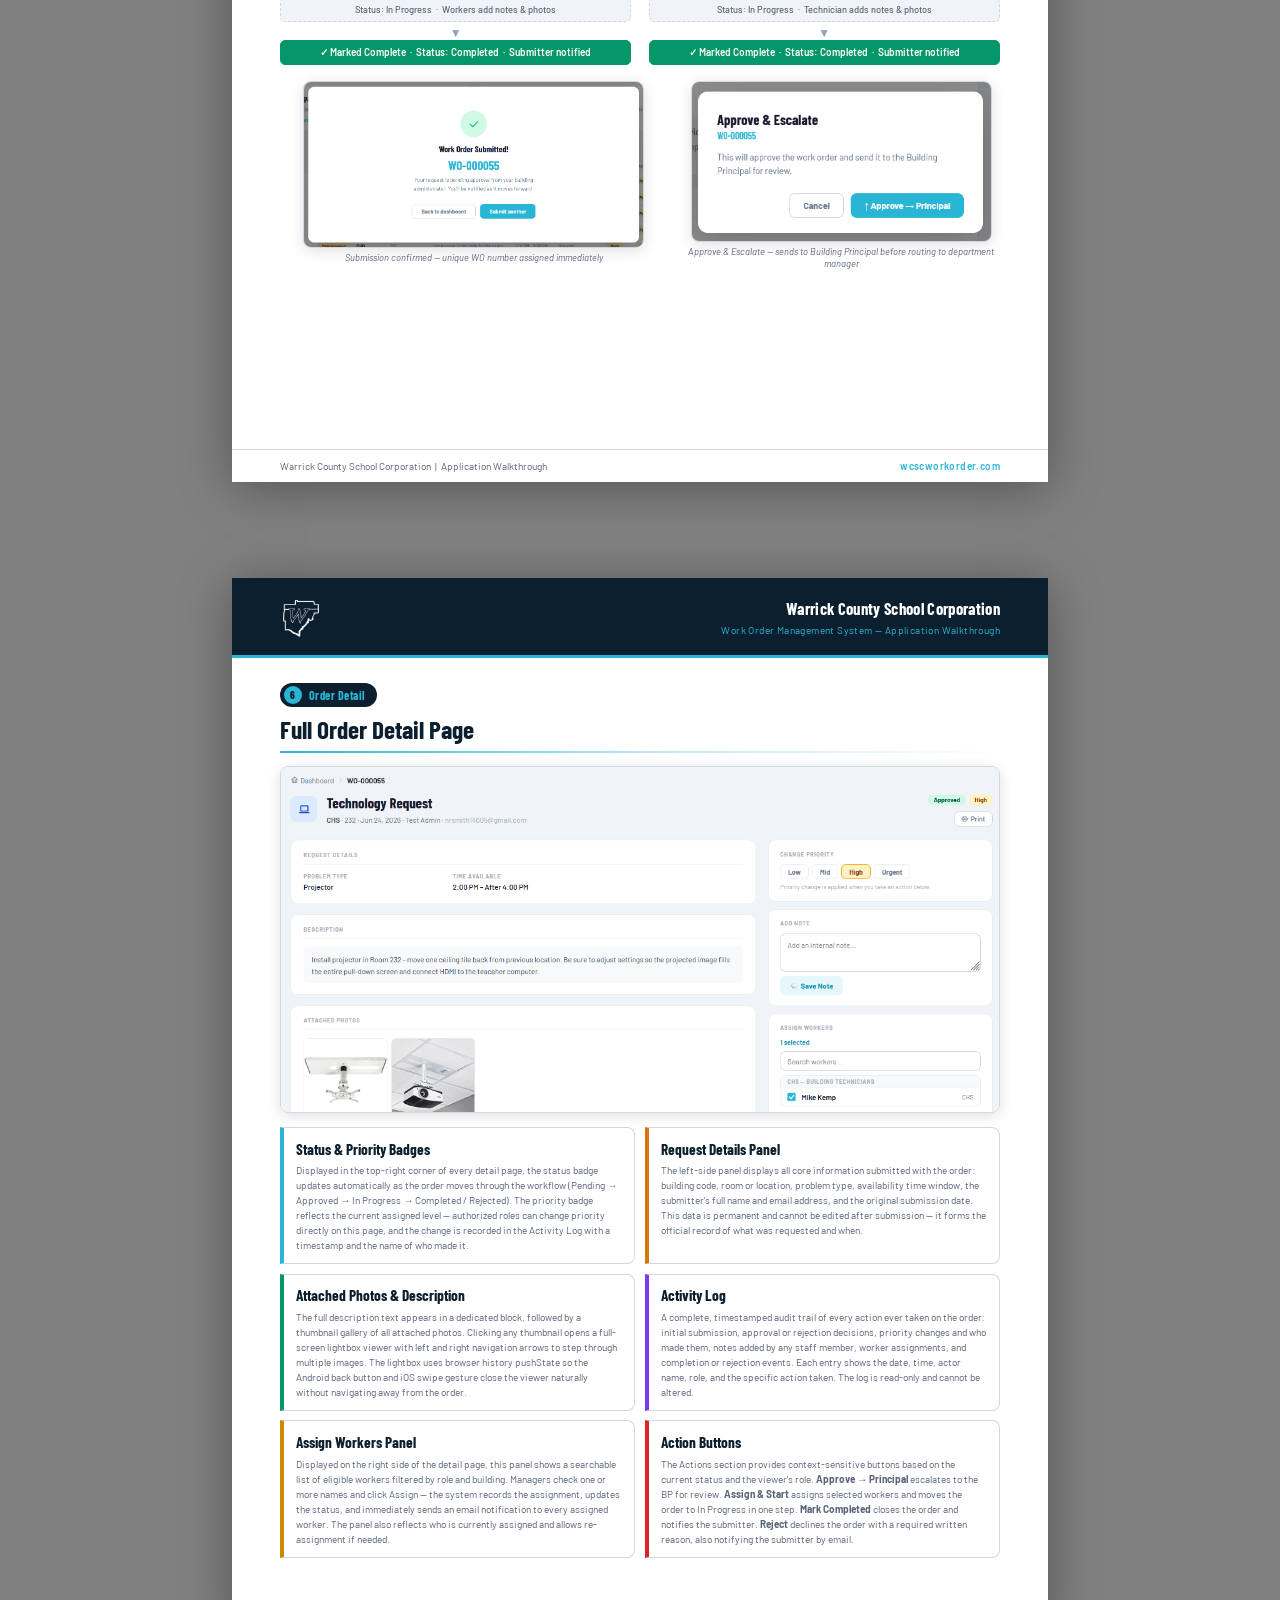
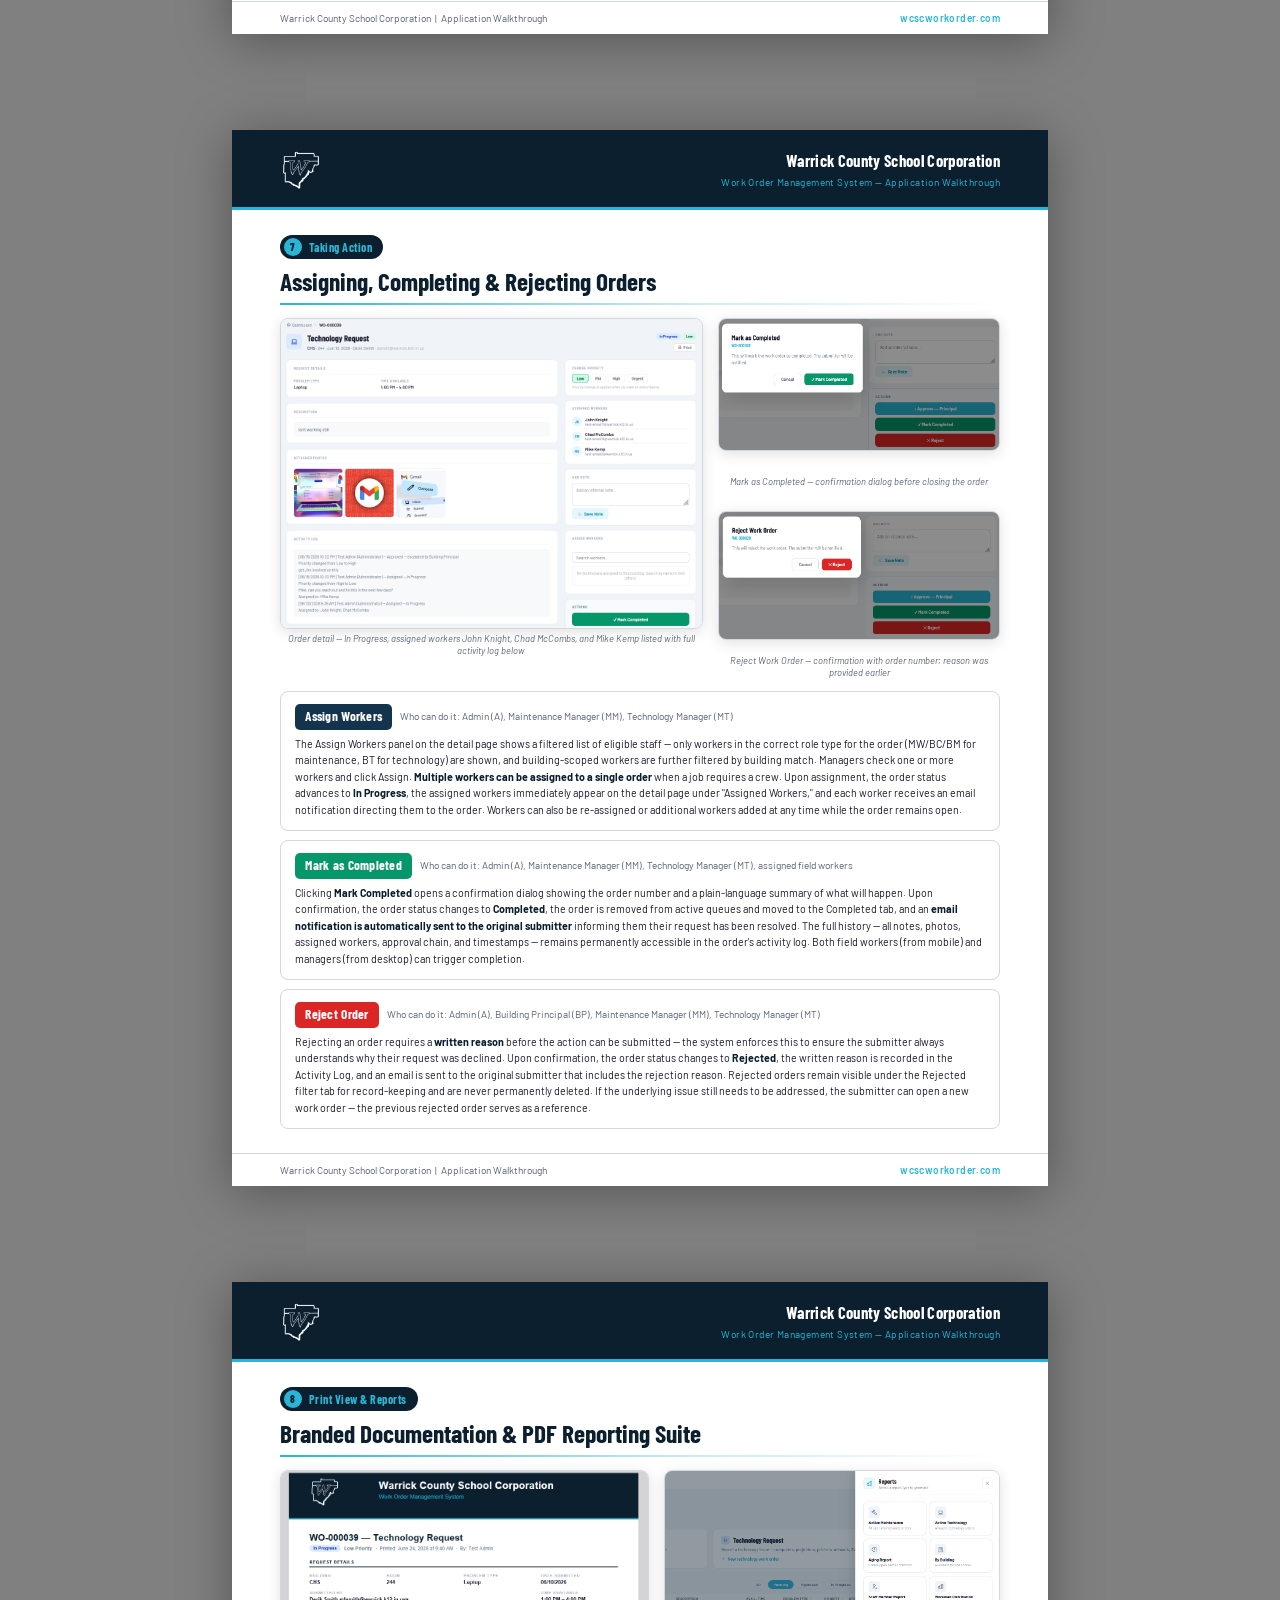
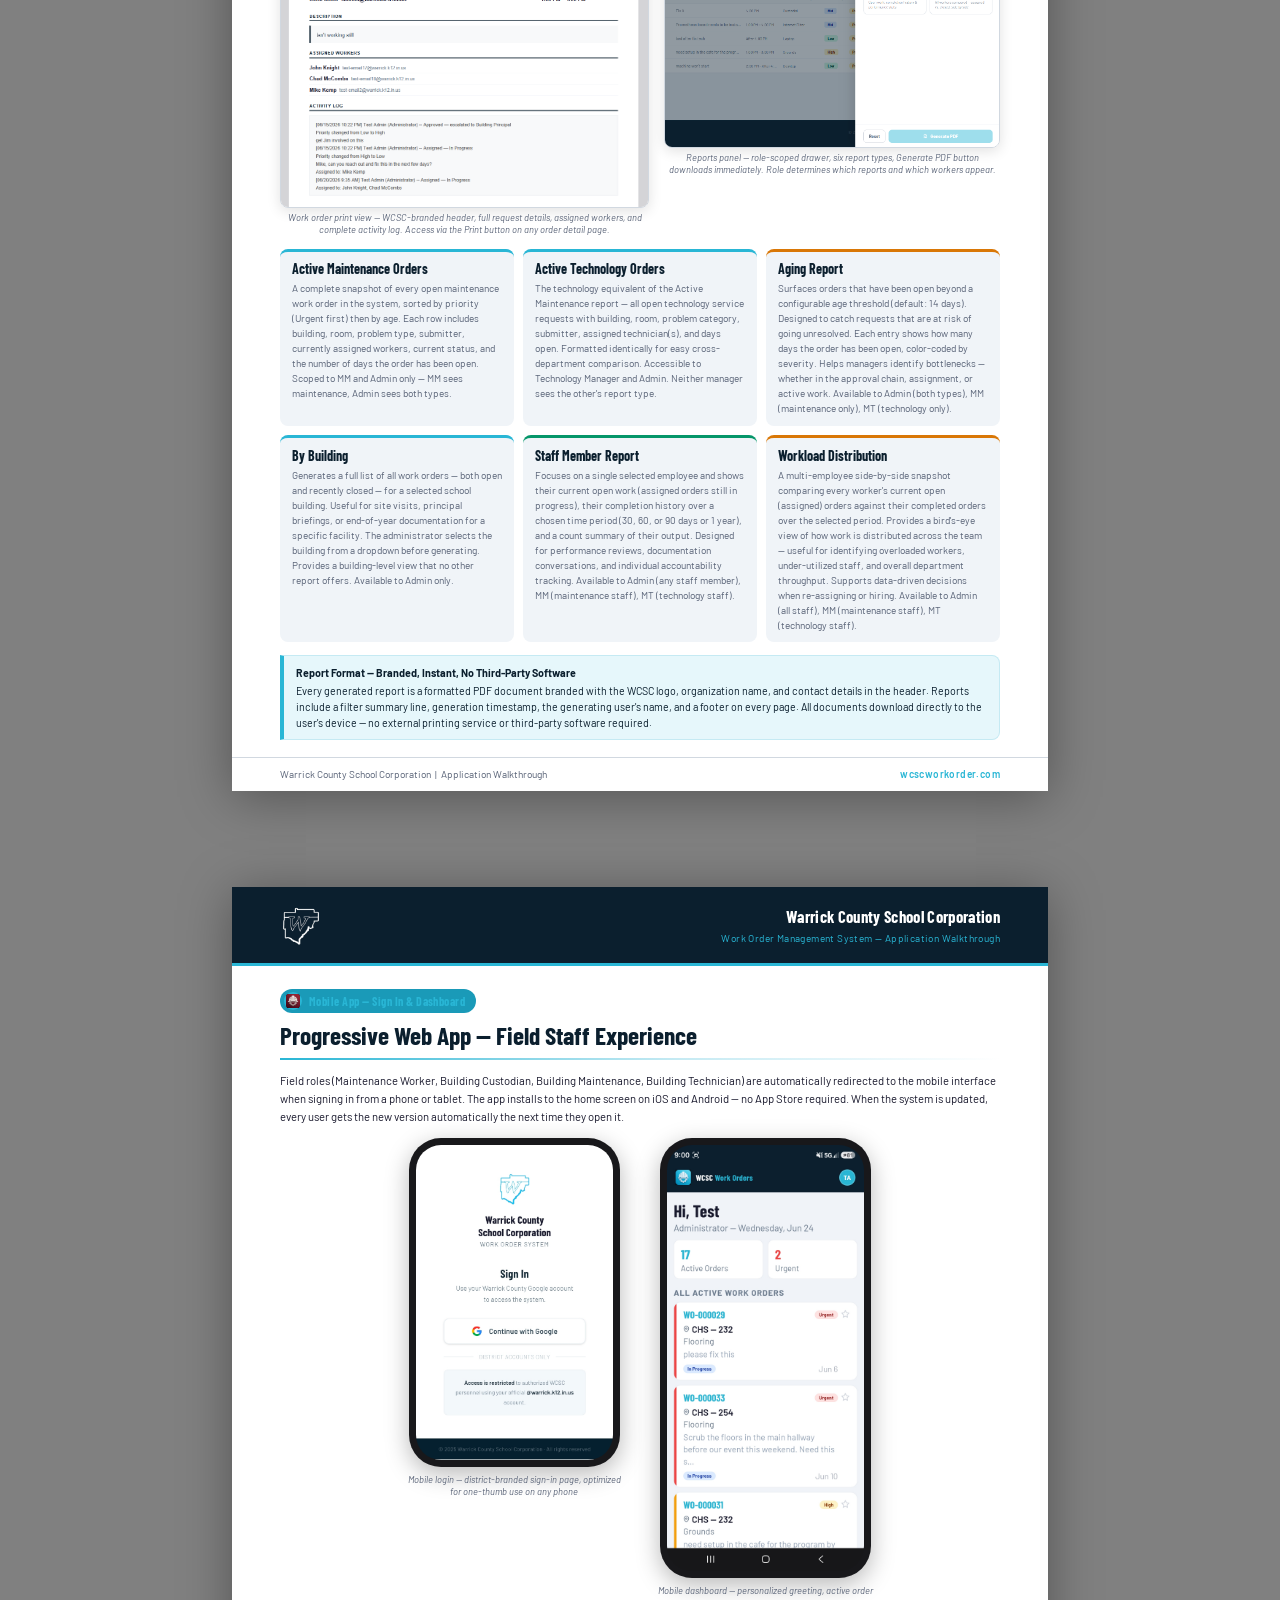
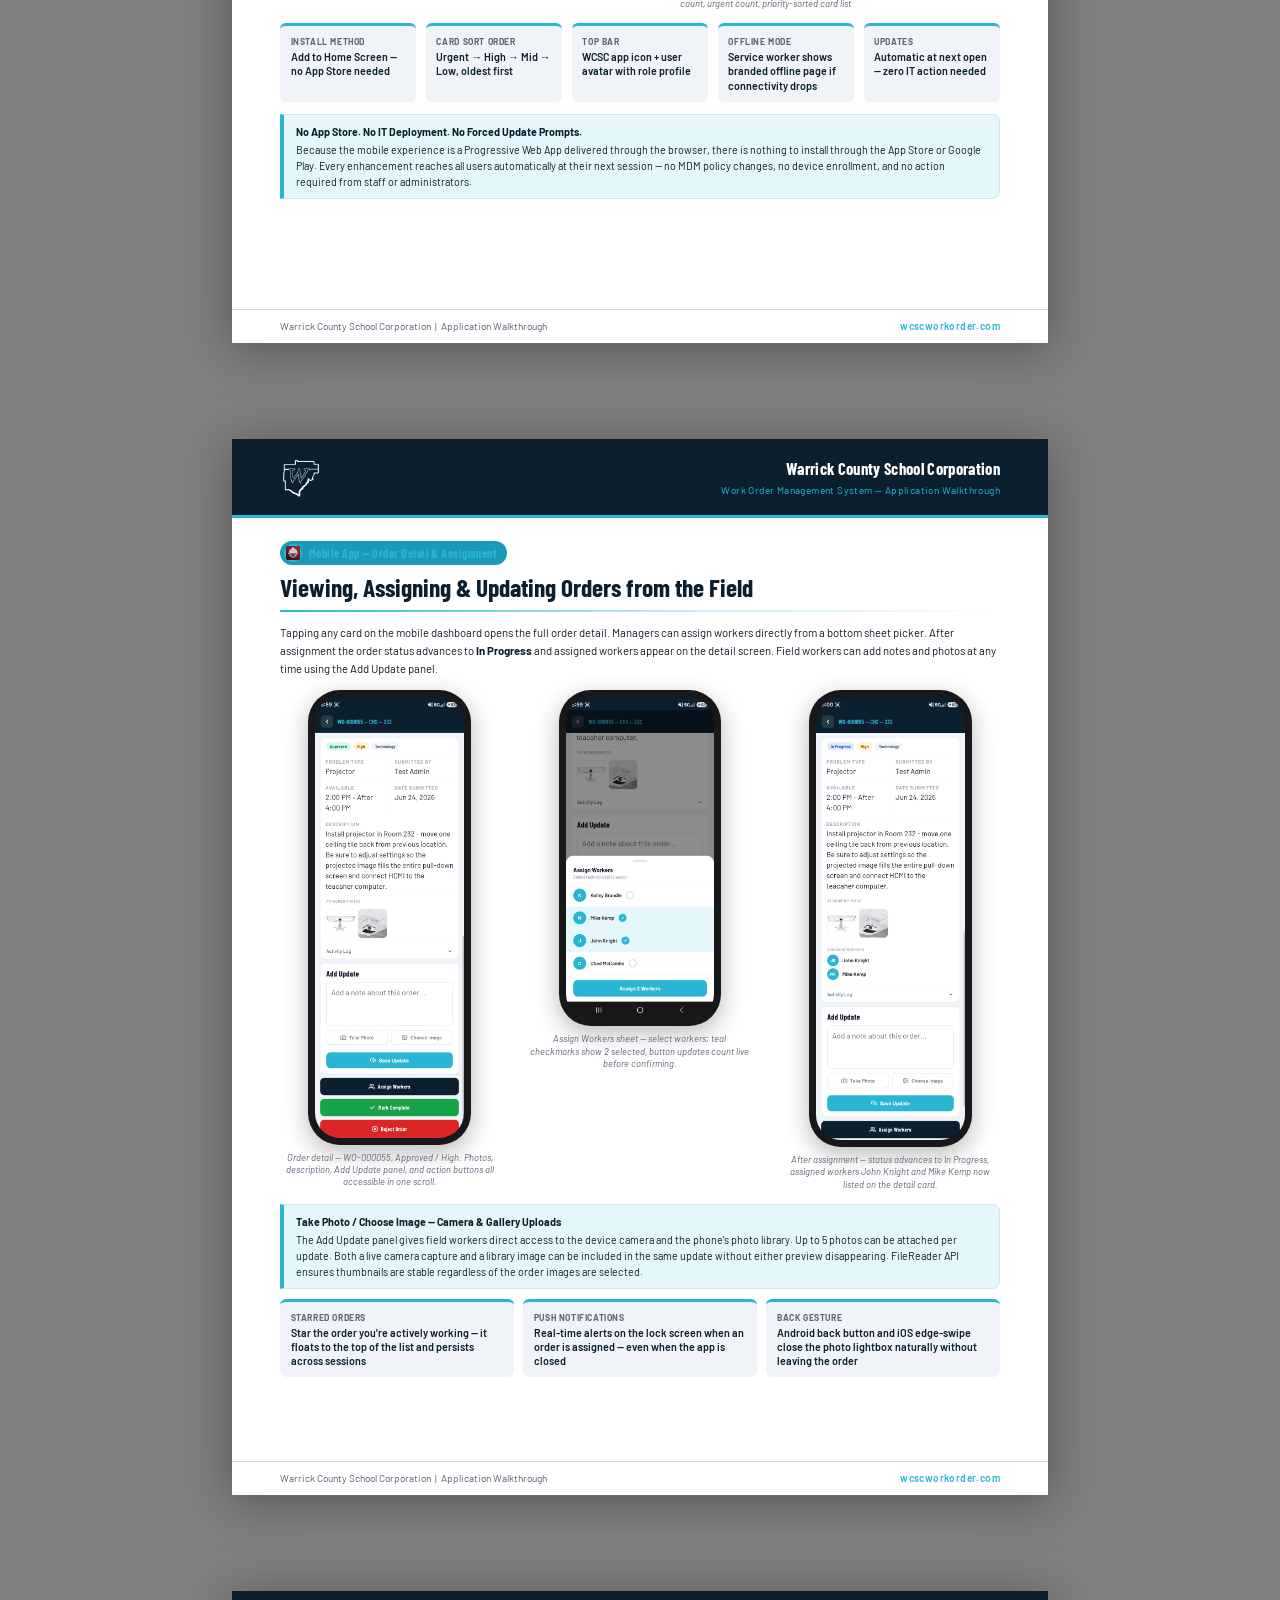
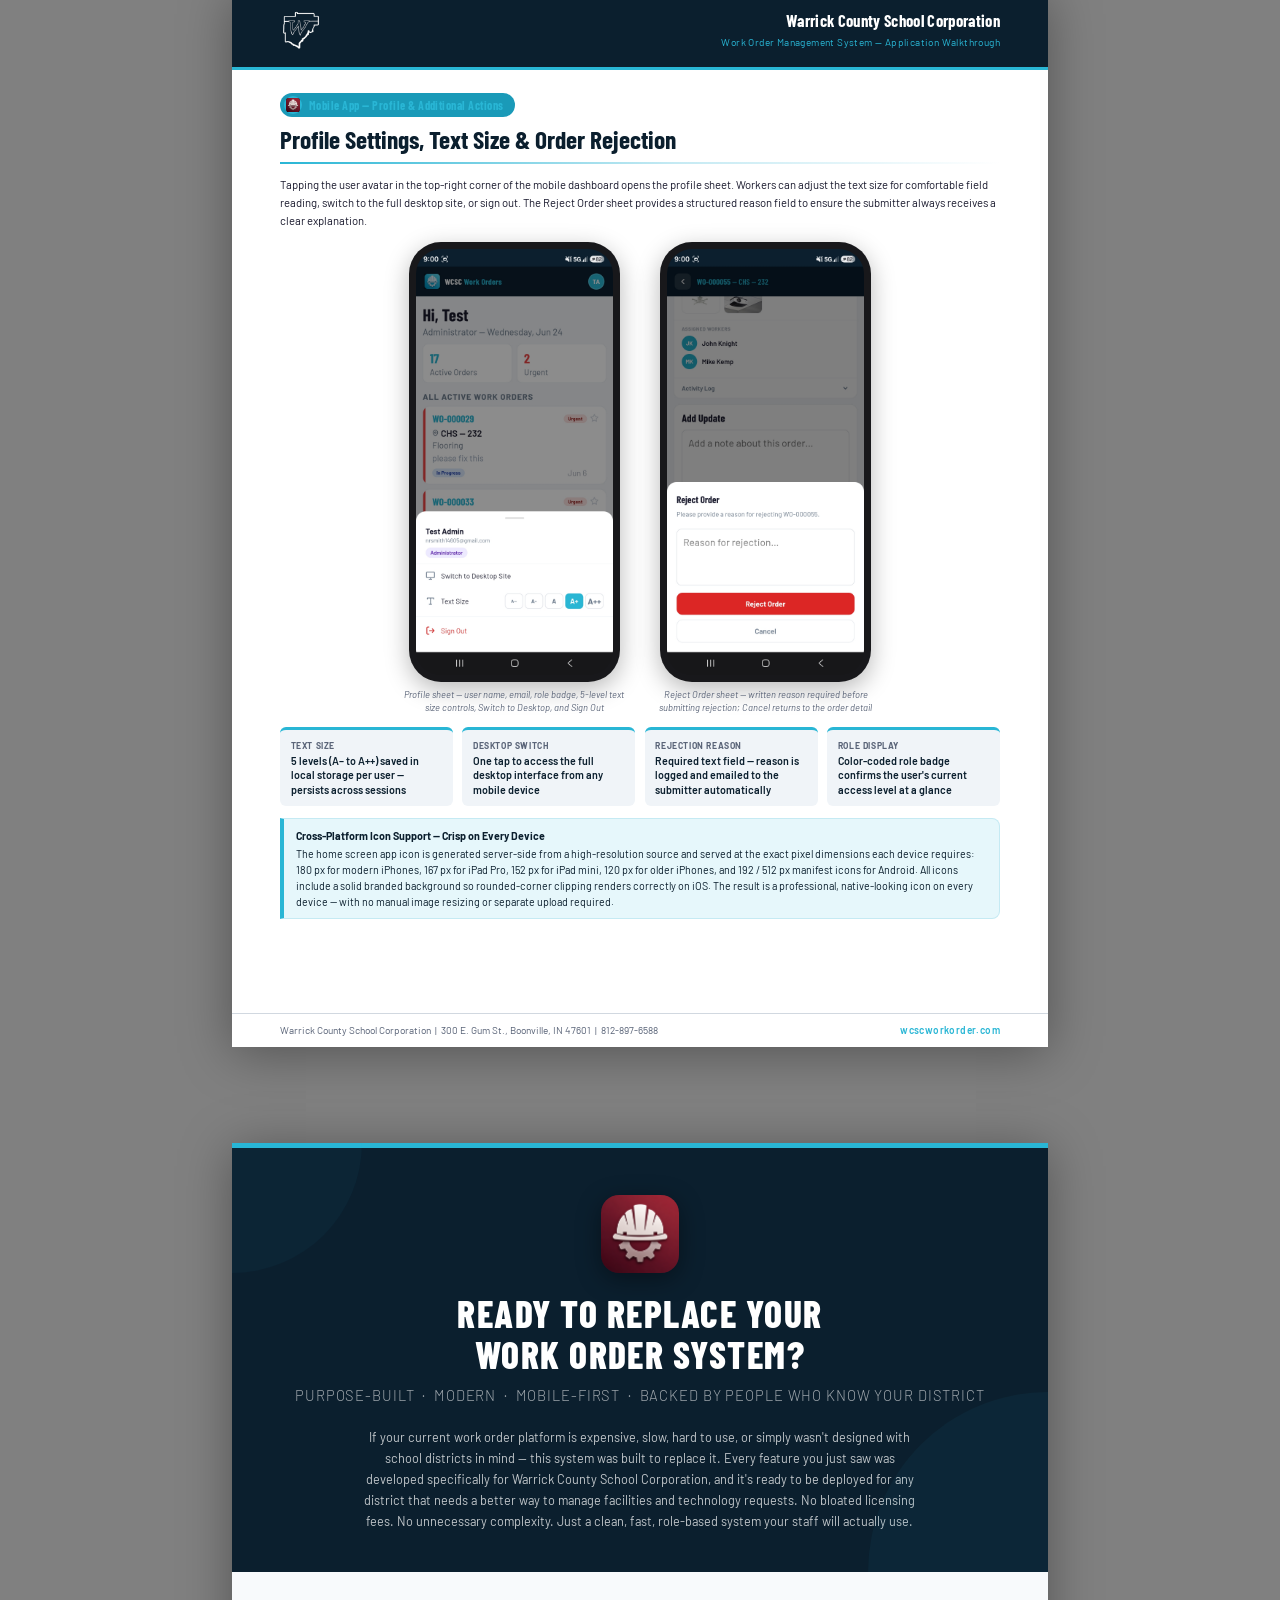
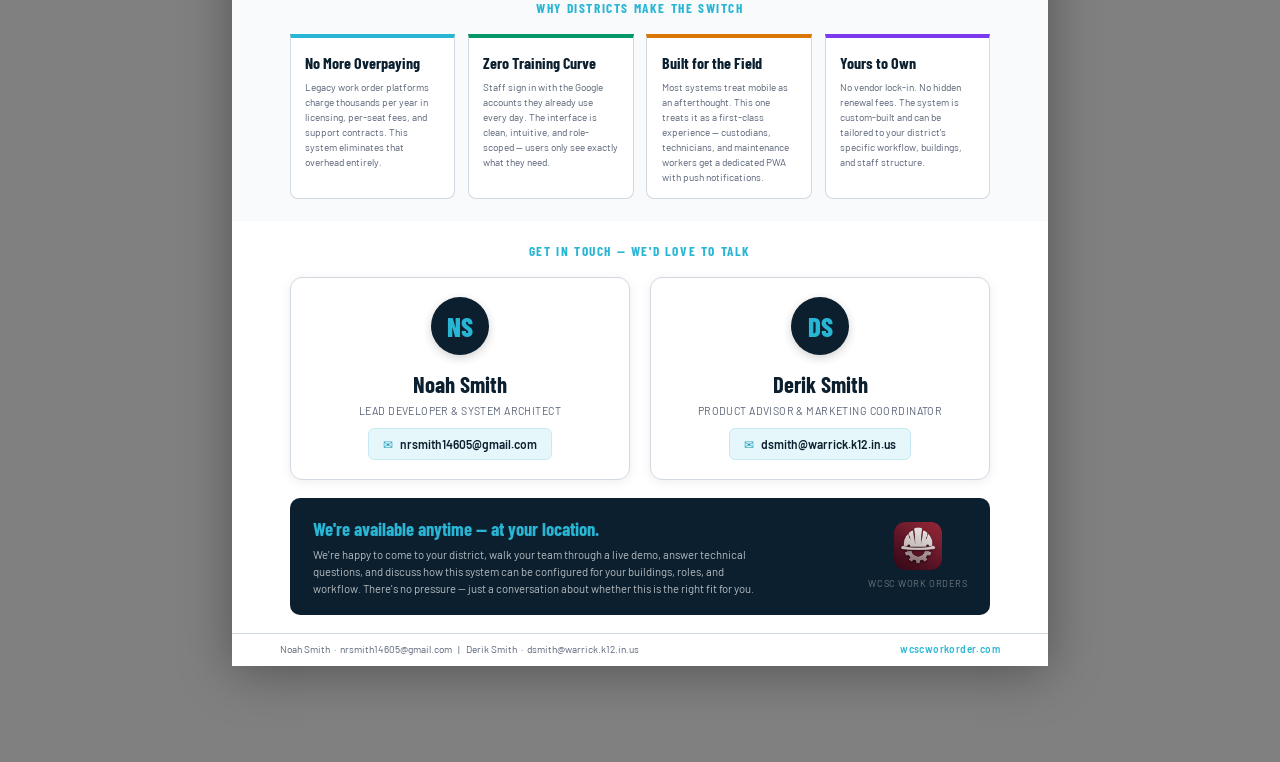
<file: walkthrough.html>
<!DOCTYPE html>
<html lang="en">
<head>
<meta charset="UTF-8">
<title>WCSC Work Order System — Application Walkthrough</title>
<link href="https://fonts.googleapis.com/css2?family=Barlow:wght@300;400;500;600;700&family=Barlow+Condensed:wght@500;600;700;800&display=swap" rel="stylesheet">
<style>
*,*::before,*::after{box-sizing:border-box;margin:0;padding:0}
:root{
  --navy:#0B1F2E; --navy-mid:#14334d; --cyan:#29b6d5; --cyan-dark:#1a9ab8;
  --cyan-light:#e6f7fb; --cyan-muted:#c5eaf3; --gray-bg:#f0f4f8;
  --gray-border:#d1d8e0; --text:#1a1a2e; --text-muted:#5a6478;
}
body{font-family:'Barlow',sans-serif;color:var(--text);-webkit-print-color-adjust:exact;print-color-adjust:exact;line-height:1.5}
@media screen{body{background:#808080}}
@page{size:letter portrait;margin:0}
@media print{
  body{background:#fff;margin:0;padding:0}
  .page{width:100%;height:11in;min-height:unset;max-height:11in;margin:0;box-shadow:none;overflow:hidden;page-break-after:always;break-after:page}
  .page:last-child{page-break-after:auto;break-after:auto}
  .cover{min-height:unset;height:11in}
}
.page{width:8.5in;min-height:11in;background:#fff;margin:0.4in auto 1in;box-shadow:0 6px 48px rgba(0,0,0,.35);display:flex;flex-direction:column;position:relative;overflow:hidden}

/* ── COVER ─────────────────────────────────── */
.cover{background:var(--navy);min-height:11in;display:flex;flex-direction:column;align-items:center;justify-content:center;position:relative;padding:.9in 1in .7in;text-align:center}
.cover-top-stripe{position:absolute;top:0;left:0;right:0;height:5px;background:var(--cyan)}
.cover-logo{width:100px;height:auto;margin-bottom:.28in;display:block}
.cover-icon-badge{display:flex;align-items:center;justify-content:center;gap:14px;margin-bottom:.28in}
.cover-icon-badge img{width:60px;height:60px;border-radius:14px;box-shadow:0 4px 16px rgba(0,0,0,.35);flex-shrink:0}
.cover-icon-text{text-align:left}
.cover-icon-title{font-family:'Barlow Condensed',sans-serif;font-size:11pt;font-weight:700;color:var(--cyan);letter-spacing:.03em}
.cover-icon-sub{font-size:8pt;color:rgba(255,255,255,.4);margin-top:2px}
.cover-org{font-family:'Barlow Condensed',sans-serif;font-size:32pt;font-weight:800;color:#fff;letter-spacing:.03em;text-transform:uppercase;line-height:1.1;margin-bottom:.07in}
.cover-division{font-size:10.5pt;font-weight:400;color:rgba(255,255,255,.45);letter-spacing:.1em;text-transform:uppercase;margin-bottom:.2in}
.cover-rule{width:3.2in;height:3px;background:var(--cyan);margin:0 auto .2in}
.cover-product{font-family:'Barlow Condensed',sans-serif;font-size:25pt;font-weight:700;color:var(--cyan);text-transform:uppercase;letter-spacing:.05em;margin-bottom:.07in}
.cover-subtitle{font-size:11.5pt;font-weight:300;color:rgba(255,255,255,.55);letter-spacing:.08em;text-transform:uppercase;margin-bottom:.4in}
.cover-pills{display:flex;flex-wrap:wrap;gap:8px;justify-content:center;margin-bottom:.45in}
.cover-pill{background:rgba(41,182,213,.12);border:1px solid rgba(41,182,213,.35);border-radius:30px;padding:6px 18px;font-size:8.5pt;color:var(--cyan);font-weight:500;letter-spacing:.04em}
.cover-divider{width:100%;height:1px;background:rgba(255,255,255,.1);margin-bottom:.25in}
.cover-steps{display:flex;align-items:center;justify-content:center;gap:0;margin-bottom:.08in}
.cs{text-align:center;padding:0 .16in}
.cs-num{font-size:6.5pt;color:rgba(255,255,255,.35);text-transform:uppercase;letter-spacing:.08em;margin-bottom:3px}
.cs-label{font-family:'Barlow Condensed',sans-serif;font-size:10.5pt;font-weight:700;color:#fff}
.cs-arrow{color:rgba(41,182,213,.4);font-size:11pt;line-height:1}
.cover-corner-accent{position:absolute;bottom:0;right:0;width:200px;height:200px;border-top-left-radius:100%;background:rgba(41,182,213,.06);pointer-events:none}
.cover-corner-accent2{position:absolute;top:0;left:0;width:150px;height:150px;border-bottom-right-radius:100%;background:rgba(41,182,213,.04);pointer-events:none}
.cover-bottom{position:absolute;bottom:0;left:0;right:0;padding:.2in .5in;display:flex;align-items:center;justify-content:space-between;border-top:1px solid rgba(255,255,255,.08)}
.cover-website{font-size:10pt;color:var(--cyan);font-weight:600;letter-spacing:.06em}
.cover-date{font-size:8pt;color:rgba(255,255,255,.35);letter-spacing:.04em}

/* ── PAGE CHROME ────────────────────────────── */
.page-header{background:var(--navy);padding:.18in .5in;display:flex;align-items:center;justify-content:space-between;flex-shrink:0}
.ph-logo{height:.44in;width:auto}
.ph-right{text-align:right}
.ph-org{font-family:'Barlow Condensed',sans-serif;font-size:12.5pt;font-weight:700;color:#fff;letter-spacing:.02em}
.ph-sub{font-size:7.5pt;color:var(--cyan);margin-top:2px;letter-spacing:.04em}
.page-accent{height:3px;background:var(--cyan);flex-shrink:0}
.page-body{padding:.24in .5in .18in;flex:1}
.page-footer{border-top:1px solid var(--gray-border);padding:.09in .5in;display:flex;align-items:center;justify-content:space-between;flex-shrink:0}
.pf-text{font-size:7.5pt;color:var(--text-muted)}
.pf-website{font-size:7.5pt;color:var(--cyan);font-weight:600;letter-spacing:.04em}

/* ── TYPOGRAPHY ─────────────────────────────── */
.section-eyebrow{font-size:7pt;font-weight:700;letter-spacing:.14em;text-transform:uppercase;color:var(--cyan);margin-bottom:4px}
.section-title{font-family:'Barlow Condensed',sans-serif;font-size:19pt;font-weight:700;color:var(--navy);line-height:1.1;margin-bottom:.08in}
.section-rule{height:2px;background:linear-gradient(90deg,var(--cyan) 0%,var(--cyan-muted) 55%,transparent 100%);margin-bottom:.13in}
.subsection-head{font-family:'Barlow Condensed',sans-serif;font-size:11.5pt;font-weight:700;color:var(--navy);margin:.14in 0 .08in;padding-bottom:4px;border-bottom:2px solid var(--gray-border)}
.body-text{font-size:8.5pt;line-height:1.6;color:var(--text);margin-bottom:.12in}
.body-text strong{color:var(--navy)}
.callout{background:var(--cyan-light);border:1px solid var(--cyan-muted);border-left:4px solid var(--cyan);border-radius:0 8px 8px 0;padding:.09in .13in;margin-bottom:.12in;font-size:8pt;color:var(--navy);line-height:1.5}
.callout strong{font-weight:700;display:block;margin-bottom:2px}
.step-badge{display:inline-flex;align-items:center;gap:7px;background:var(--navy);color:var(--cyan);font-family:'Barlow Condensed',sans-serif;font-size:9pt;font-weight:700;padding:3px 11px 3px 4px;border-radius:20px;letter-spacing:.04em;margin-bottom:.09in}
.step-num{background:var(--cyan);color:var(--navy);border-radius:50%;width:18px;height:18px;display:flex;align-items:center;justify-content:center;font-size:8pt;font-weight:800;flex-shrink:0}
.step-icon{width:18px;height:18px;border-radius:50%;background:var(--cyan);display:flex;align-items:center;justify-content:center;flex-shrink:0;overflow:hidden}
.step-icon img{width:14px;height:14px;object-fit:contain}

/* ── SCREENSHOTS ────────────────────────────── */
.ss-row{display:flex;gap:.16in;margin-bottom:.14in;align-items:flex-start}
.ss-col{display:flex;flex-direction:column}
.ss-frame{border:1px solid var(--gray-border);border-radius:8px;overflow:hidden;box-shadow:0 3px 14px rgba(0,0,0,.12)}
.ss-frame img{display:block;width:100%;height:auto}
.ss-cap{font-size:7pt;color:var(--text-muted);text-align:center;margin-top:4px;font-style:italic;line-height:1.3}
.ss-full{margin-bottom:.12in}
.ss-clip .ss-frame img{max-height:3.6in;object-fit:cover;object-position:top center}
.ss-center{display:flex;flex-direction:column;align-items:center;margin-bottom:.13in}

/* ── PHONE FRAMES ───────────────────────────── */
.phone-outer{display:flex;justify-content:center;gap:.32in;margin:.1in 0 .14in}
.phone-unit{display:flex;flex-direction:column;align-items:center}
.phone-shell{background:#18181b;border-radius:32px;padding:7px;box-shadow:0 7px 24px rgba(0,0,0,.28);flex-shrink:0}
.phone-shell img{display:block;border-radius:25px;height:auto}
.phone-label{font-size:7pt;color:var(--text-muted);text-align:center;margin-top:7px;font-style:italic;line-height:1.3;max-width:2.3in}
.phones-2 .phone-shell img{width:2.05in}
.phones-3 .phone-shell img{width:1.55in}

/* ── LAYOUT HELPERS ─────────────────────────── */
.two-col{display:grid;grid-template-columns:1fr 1fr;gap:.18in}
.three-col{display:grid;grid-template-columns:1fr 1fr 1fr;gap:.14in}
.info-strip{display:flex;gap:.1in;margin-bottom:.13in}
.info-block{flex:1;background:var(--gray-bg);border-radius:6px;padding:.09in .11in;border-top:3px solid var(--cyan)}
.ib-label{font-size:6.5pt;font-weight:700;text-transform:uppercase;letter-spacing:.07em;color:var(--text-muted);margin-bottom:2px}
.ib-val{font-size:8pt;font-weight:600;color:var(--navy);line-height:1.35}
.chip-row{display:flex;flex-wrap:wrap;gap:7px;margin-bottom:.12in}
.chip{display:inline-flex;align-items:center;gap:5px;background:var(--gray-bg);border:1px solid var(--gray-border);border-radius:20px;padding:3px 9px;font-size:7.5pt;color:var(--text-muted);font-weight:500}
.chip-dot{width:6px;height:6px;border-radius:50%;flex-shrink:0}
.chip-dot.cyan{background:var(--cyan)} .chip-dot.green{background:#059669}
.chip-dot.amber{background:#d97706} .chip-dot.red{background:#dc2626}
.chip-dot.navy{background:var(--navy)} .chip-dot.purple{background:#7c3aed}

/* ── ROLES TABLE ────────────────────────────── */
table.rt{width:100%;border-collapse:collapse;font-size:8pt;margin-bottom:.14in}
.rt thead th{background:var(--navy);color:#fff;padding:6px 9px;text-align:left;font-size:7pt;font-weight:700;text-transform:uppercase;letter-spacing:.07em}
.rt tbody td{padding:6px 9px;border-bottom:1px solid var(--gray-border);vertical-align:top;line-height:1.4}
.rt tbody tr:nth-child(odd) td{background:#f9fafb}
.rt tbody tr:nth-child(even) td{background:#fff}
.role-badge{display:inline-block;background:var(--navy);color:var(--cyan);font-family:'Barlow Condensed',sans-serif;font-size:9pt;font-weight:700;padding:2px 7px;border-radius:4px;letter-spacing:.04em;white-space:nowrap}

/* ── FEATURE / DETAIL CARDS ─────────────────── */
.fc-grid{display:grid;grid-template-columns:1fr 1fr;gap:.1in;margin-bottom:.14in}
.fc{border:1px solid var(--gray-border);border-left:4px solid var(--cyan);border-radius:0 8px 8px 0;padding:.1in .13in;background:#fff}
.fc-title{font-family:'Barlow Condensed',sans-serif;font-size:11.5pt;font-weight:700;color:var(--navy);margin-bottom:3px}
.fc-body{font-size:7.5pt;color:var(--text-muted);line-height:1.5}
.fc.amber{border-left-color:#d97706}
.fc.green{border-left-color:#059669}
.fc.purple{border-left-color:#7c3aed}
.fc.red{border-left-color:#dc2626}
.fc.gold{border-left-color:#ca8a04}

/* ── ACTION EXPANDERS ───────────────────────── */
.action-card{border:1px solid var(--gray-border);border-radius:8px;padding:.12in .15in;margin-bottom:.1in}
.action-card-head{display:flex;align-items:center;gap:8px;margin-bottom:.06in}
.action-pill{display:inline-block;border-radius:5px;padding:3px 10px;font-family:'Barlow Condensed',sans-serif;font-size:10pt;font-weight:700;letter-spacing:.02em;color:#fff}
.action-pill.assign{background:var(--navy-mid)}
.action-pill.complete{background:#059669}
.action-pill.reject{background:#dc2626}
.action-body{font-size:8pt;color:var(--text);line-height:1.55}
.action-body strong{color:var(--navy)}

/* ── APPROVAL FLOWCHART ─────────────────────── */
.flow-wrap{display:grid;grid-template-columns:1fr 1fr;gap:.18in;margin-bottom:.14in}
.flow-col{display:flex;flex-direction:column;align-items:stretch}
.flow-type-hd{border-radius:6px 6px 0 0;padding:5px 10px;text-align:center;font-family:'Barlow Condensed',sans-serif;font-size:11pt;font-weight:700;color:#fff;letter-spacing:.02em;margin-bottom:.06in}
.flow-type-hd.maint{background:#b45309}
.flow-type-hd.tech{background:var(--cyan-dark)}
.fb{border-radius:5px;padding:5px 8px;text-align:center;font-size:7.5pt;font-weight:600;line-height:1.3;margin-bottom:3px}
.fb-user{background:#eff6ff;border:1px solid #93c5fd;color:#1e40af}
.fb-status{background:var(--gray-bg);border:1px dashed var(--gray-border);color:var(--text-muted);font-weight:500;font-size:7pt}
.fb-admin{background:var(--navy);color:#fff;border:1px solid var(--navy)}
.fb-branch{background:#fff7ed;border:1px solid #fed7aa;color:#9a3412;font-size:6.5pt}
.fb-bp{background:#fef9c3;border:1px solid #fde047;color:#713f12}
.fb-mm{background:#7c2d12;color:#fff;border:1px solid #7c2d12}
.fb-mt{background:var(--cyan-dark);color:#fff;border:1px solid var(--cyan-dark)}
.fb-worker{background:#14532d;color:#fff;border:1px solid #14532d}
.fb-complete{background:#059669;color:#fff;border:1px solid #059669}
.flow-arrow{text-align:center;font-size:9pt;color:#94a3b8;line-height:1;margin:1px 0 2px}

/* ── REPORT CARDS ───────────────────────────── */
.report-grid{display:grid;grid-template-columns:1fr 1fr 1fr;gap:.1in;margin-bottom:.13in}
.rc{background:var(--gray-bg);border-radius:8px;padding:.1in .12in;border-top:3px solid var(--cyan)}
.rc-title{font-family:'Barlow Condensed',sans-serif;font-size:10.5pt;font-weight:700;color:var(--navy);margin-bottom:3px;line-height:1.2}
.rc-body{font-size:7.5pt;color:var(--text-muted);line-height:1.5}
.rc.amber{border-top-color:#d97706}
.rc.green{border-top-color:#059669}

/* ── COLUMN LEGEND ──────────────────────────── */
.col-legend{display:grid;grid-template-columns:1fr 1fr;gap:.06in .18in;margin-bottom:.12in}
.cl-item{display:flex;gap:7px;align-items:flex-start;font-size:7.5pt;line-height:1.35}
.cl-key{font-weight:700;color:var(--navy);white-space:nowrap;min-width:.65in}
.cl-val{color:var(--text-muted)}

/* ── STATUS TABS ────────────────────────────── */
.tab-row{display:flex;gap:.07in;margin-bottom:.12in}
.tab-item{flex:1;border-radius:6px;padding:6px 8px;text-align:center;border:1px solid var(--gray-border)}
.tab-name{font-family:'Barlow Condensed',sans-serif;font-size:10pt;font-weight:700;color:var(--navy);line-height:1}
.tab-desc{font-size:6.5pt;color:var(--text-muted);margin-top:3px;line-height:1.3}
.tab-item.t-pending{border-top:3px solid #f59e0b;background:#fffbeb}
.tab-item.t-approved{border-top:3px solid #059669;background:#f0fdf4}
.tab-item.t-inprog{border-top:3px solid var(--cyan);background:var(--cyan-light)}
.tab-item.t-complete{border-top:3px solid #7c3aed;background:#faf5ff}
.tab-item.t-rejected{border-top:3px solid #dc2626;background:#fef2f2}
.tab-item.t-all{border-top:3px solid var(--navy);background:#f9fafb}

</style>
</head>
<body>


<!-- ╔══════════════════════════════════════════╗ -->
<!-- ║           PAGE 1 — COVER                ║ -->
<!-- ╚══════════════════════════════════════════╝ -->
<div class="page">
  <div class="cover">
    <div class="cover-top-stripe"></div>
    <div class="cover-corner-accent"></div>
    <div class="cover-corner-accent2"></div>

    <img src="images/logo.png" class="cover-logo" alt="WCSC Logo">

    <div class="cover-icon-badge">
      <img src="mobile/icon_template.png" alt="WCSC Work Orders App Icon">
      <div class="cover-icon-text">
        <div class="cover-icon-title">Available as a Progressive Web App</div>
        <div class="cover-icon-sub">Install to iOS &amp; Android home screen — no App Store required</div>
      </div>
    </div>

    <div class="cover-org">Warrick County<br>School Corporation</div>
    <div class="cover-division">Facilities &amp; Technology Division</div>
    <div class="cover-rule"></div>
    <div class="cover-product">Work Order Management System</div>
    <div class="cover-subtitle">Application Walkthrough &amp; Screen Guide</div>

    <div class="cover-pills">
      <span class="cover-pill">Google SSO Authentication</span>
      <span class="cover-pill">Role-Based Access Control</span>
      <span class="cover-pill">Maintenance &amp; Technology Orders</span>
      <span class="cover-pill">Mobile PWA — iOS &amp; Android</span>
      <span class="cover-pill">Push Notifications</span>
      <span class="cover-pill">PDF Reports &amp; Print Views</span>
    </div>

    <div class="cover-divider"></div>

    <div class="cover-steps">
      <div class="cs"><div class="cs-num">01</div><div class="cs-label">Sign In</div></div>
      <div class="cs-arrow">›</div>
      <div class="cs"><div class="cs-num">02</div><div class="cs-label">Roles</div></div>
      <div class="cs-arrow">›</div>
      <div class="cs"><div class="cs-num">03</div><div class="cs-label">Submit</div></div>
      <div class="cs-arrow">›</div>
      <div class="cs"><div class="cs-num">04</div><div class="cs-label">Approve</div></div>
      <div class="cs-arrow">›</div>
      <div class="cs"><div class="cs-num">05</div><div class="cs-label">Assign</div></div>
      <div class="cs-arrow">›</div>
      <div class="cs"><div class="cs-num">06</div><div class="cs-label">Complete</div></div>
      <div class="cs-arrow">›</div>
      <div class="cs"><div class="cs-num">07</div><div class="cs-label">Report</div></div>
      <div class="cs-arrow">›</div>
      <div class="cs"><div class="cs-num">08</div><div class="cs-label">Mobile</div></div>
    </div>

    <div class="cover-bottom">
      <div class="cover-website">wcscworkorder.com</div>
      <div class="cover-date">Warrick County School Corporation &nbsp;·&nbsp; 300 E. Gum St., Boonville, IN 47601</div>
    </div>
  </div>
</div>


<!-- ╔══════════════════════════════════════════╗ -->
<!-- ║        PAGE 2 — SIGNING IN              ║ -->
<!-- ╚══════════════════════════════════════════╝ -->
<div class="page">
  <div class="page-header">
    <img src="images/logo.png" class="ph-logo" alt="WCSC Logo">
    <div class="ph-right">
      <div class="ph-org">Warrick County School Corporation</div>
      <div class="ph-sub">Work Order Management System — Application Walkthrough</div>
    </div>
  </div>
  <div class="page-accent"></div>
  <div class="page-body">

    <div class="step-badge"><span class="step-num">1</span>Signing In &amp; User Management</div>
    <div class="section-title">Access from Any Device — Secured by Google</div>
    <div class="section-rule"></div>

    <p class="body-text">The system is fully accessible from any device with a modern browser — a <strong>desktop computer, laptop, tablet, or smartphone</strong>. No software installation is required. Staff simply navigate to the site, tap "Continue with Google," and are signed in within seconds using their existing district account. Field staff on phones or tablets are automatically redirected to the optimized mobile dashboard.</p>

    <div class="ss-row" style="align-items:center;margin-bottom:.12in">
      <div class="ss-col" style="flex:1.45">
        <div class="ss-frame">
          <img src="screenshots/Screenshot 2026-06-24 083345.png" alt="Desktop login page">
        </div>
        <div class="ss-cap">Desktop — split-panel login with branding and Google Sign-In</div>
      </div>
      <div class="ss-col" style="flex:0 0 auto;align-items:center">
        <div class="phone-shell">
          <img src="screenshots/m7.jpg" alt="Mobile login" style="width:1.45in;border-radius:24px;display:block">
        </div>
        <div class="ss-cap" style="max-width:1.8in">Mobile login — district branding, one-tap sign in</div>
      </div>
    </div>

    <p class="body-text" style="margin-bottom:.12in">Authentication is handled entirely by <strong>Google's OAuth 2.0 infrastructure</strong> — the system never receives, stores, or transmits district passwords. When a user signs in, Google verifies their identity and returns a secure token. The system then checks two things: (1) the account's email domain must end in <strong>@warrick.k12.in.us</strong>, and (2) the user must exist in the system with an active account. Any attempt to sign in with a personal Gmail, a different organization's account, or a deactivated district account is rejected before a session is ever created. If the district suspends a staff member's Google account, their work order system access is revoked automatically — no separate action needed from the administrator.</p>

    <div class="subsection-head" style="margin-top:.08in">Managing Users — Administrator Access</div>

    <div class="ss-row" style="align-items:flex-start;margin-bottom:0">
      <div class="ss-col" style="flex:1.3">
        <div class="ss-frame">
          <img src="screenshots/manage_users.png" alt="Manage Users page with Add User modal">
        </div>
        <div class="ss-cap">Manage Users — user list with role filter tabs, live search, User Summary panel, and Add User modal showing building assignment checkboxes</div>
      </div>
      <div class="ss-col" style="flex:1;padding-top:.04in">
        <p class="body-text" style="margin-bottom:.09in">Administrators access <strong>Manage Users</strong> from their profile avatar in the top-right corner. The page shows every account in the system, filterable by role tab and searchable by name or email. A <strong>User Summary</strong> panel on the right displays a live count of users in each role.</p>
        <p class="body-text" style="margin-bottom:.09in">Creating a new account requires a first name, last name, district email address, and role assignment. For building-scoped roles (Building Principal, Building Technician, Building Custodian, Building Maintenance), a <strong>building picker</strong> appears — organized by High Schools, Middle Schools, and Elementary — allowing multi-building assignments in a single step.</p>
        <p class="body-text" style="margin-bottom:0">Any existing user record can be <strong>edited inline</strong> — name, email, role, and buildings. Accounts can be <strong>deactivated</strong> (not deleted) at any time; deactivated users lose access immediately at their next login while all their historical order data remains intact.</p>
      </div>
    </div>

  </div>
  <div class="page-footer">
    <div class="pf-text">Warrick County School Corporation &nbsp;|&nbsp; Application Walkthrough</div>
    <div class="pf-website">wcscworkorder.com</div>
  </div>
</div>


<!-- ╔══════════════════════════════════════════╗ -->
<!-- ║      PAGE 3 — ROLES & PERMISSIONS       ║ -->
<!-- ╚══════════════════════════════════════════╝ -->
<div class="page">
  <div class="page-header">
    <img src="images/logo.png" class="ph-logo" alt="WCSC Logo">
    <div class="ph-right">
      <div class="ph-org">Warrick County School Corporation</div>
      <div class="ph-sub">Work Order Management System — Application Walkthrough</div>
    </div>
  </div>
  <div class="page-accent"></div>
  <div class="page-body">

    <div class="step-badge"><span class="step-num">2</span>Roles &amp; Permissions</div>
    <div class="section-title">Who Can See and Do What</div>
    <div class="section-rule"></div>

    <p class="body-text">Every user is assigned one of nine roles that controls exactly what they see and can act upon. Roles are set by an Administrator and take effect at the user's next login. Building-scoped roles are additionally filtered to one or more specific schools — those users never see orders from other buildings.</p>

    <table class="rt">
      <thead>
        <tr>
          <th style="width:52px">Role</th>
          <th style="width:155px">Title</th>
          <th>What They Can See &amp; Do</th>
        </tr>
      </thead>
      <tbody>
        <tr>
          <td><span class="role-badge">A</span></td>
          <td><strong>Administrator</strong></td>
          <td>Full system access. Views, manages, approves, assigns, and closes all orders of both types across every building. Manages all user accounts, roles, and building assignments. Generates all report types. Accesses the Manage Users page to add, edit, or deactivate any account.</td>
        </tr>
        <tr>
          <td><span class="role-badge">MM</span></td>
          <td><strong>Maintenance Manager</strong></td>
          <td>Sees all maintenance orders district-wide. Approves, rejects, assigns maintenance workers (MW, BC, BM), and marks orders complete. Generates maintenance-scoped PDF reports. Does not see technology orders.</td>
        </tr>
        <tr>
          <td><span class="role-badge">MT</span></td>
          <td><strong>Technology Manager</strong></td>
          <td>Sees all technology orders district-wide. Approves, rejects, assigns building technicians (BT), and marks orders complete. Generates technology-scoped PDF reports. Does not see maintenance orders.</td>
        </tr>
        <tr>
          <td><span class="role-badge">BP</span></td>
          <td><strong>Building Principal</strong></td>
          <td>Sees all orders (both types) submitted from their assigned building(s). Reviews escalated orders and can approve or reject them before they route to the department manager. Cannot assign workers or generate reports.</td>
        </tr>
        <tr>
          <td><span class="role-badge">BT</span></td>
          <td><strong>Building Technician</strong></td>
          <td>Sees only technology orders assigned to them at their associated building(s). Adds notes and photos, marks assigned orders In Progress or Complete from the field. Has access to the mobile interface. Cannot approve, reject, or assign others.</td>
        </tr>
        <tr>
          <td><span class="role-badge">BC</span></td>
          <td><strong>Building Custodian</strong></td>
          <td>Sees only maintenance orders assigned to them at their building. Adds notes and photos, updates status from the field via mobile. Scope is limited to their own assigned orders — cannot see other workers' orders or the full building queue.</td>
        </tr>
        <tr>
          <td><span class="role-badge">BM</span></td>
          <td><strong>Building Maintenance</strong></td>
          <td>Identical capabilities to Building Custodian — sees only personally assigned maintenance orders at their building. Adds notes, attaches photos, and marks complete from the mobile interface. Building-scoped and assignment-scoped.</td>
        </tr>
        <tr>
          <td><span class="role-badge">MW</span></td>
          <td><strong>Maintenance Worker</strong></td>
          <td>District-wide maintenance worker not tied to a specific building. Sees only orders assigned to them, regardless of which school the order originates from. Adds notes and photos from the field, marks work complete via the mobile interface.</td>
        </tr>
        <tr>
          <td><span class="role-badge">U</span></td>
          <td><strong>General User</strong></td>
          <td>All teachers, office staff, and other district employees who are not in a specialized role. Submits maintenance and technology work orders. Sees only their own submitted orders and their current status. Receives email notifications as their orders progress. Cannot see other users' orders.</td>
        </tr>
      </tbody>
    </table>

    <div class="two-col" style="gap:.12in">
      <div class="callout" style="margin-bottom:0">
        <strong>Building-Scoped Roles (BP, BT, BC, BM)</strong>
        When a building-scoped role is assigned, the administrator selects one or more school buildings during account creation. All queries for that user are automatically filtered server-side to those buildings — there is no way to accidentally view another school's orders.
      </div>
      <div class="callout" style="margin-bottom:0">
        <strong>Deactivating vs. Deleting</strong>
        Administrators deactivate accounts rather than delete them. This preserves the full history of orders that worker submitted or was assigned to. Deactivated accounts cannot log in but their names remain visible in historical activity logs and completed order records.
      </div>
    </div>

  </div>
  <div class="page-footer">
    <div class="pf-text">Warrick County School Corporation &nbsp;|&nbsp; Application Walkthrough</div>
    <div class="pf-website">wcscworkorder.com</div>
  </div>
</div>


<!-- ╔══════════════════════════════════════════╗ -->
<!-- ║        PAGE 4 — THE DASHBOARD           ║ -->
<!-- ╚══════════════════════════════════════════╝ -->
<div class="page">
  <div class="page-header">
    <img src="images/logo.png" class="ph-logo" alt="WCSC Logo">
    <div class="ph-right">
      <div class="ph-org">Warrick County School Corporation</div>
      <div class="ph-sub">Work Order Management System — Application Walkthrough</div>
    </div>
  </div>
  <div class="page-accent"></div>
  <div class="page-body">

    <div class="step-badge"><span class="step-num">3</span>The Dashboard</div>
    <div class="section-title">Your Work Order Command Center</div>
    <div class="section-rule"></div>

    <div class="ss-full ss-clip">
      <div class="ss-frame">
        <img src="screenshots/Screenshot 2026-06-24 083414.png" alt="Admin dashboard">
      </div>
    </div>

    <div class="chip-row" style="margin-top:.07in">
      <span class="chip"><span class="chip-dot cyan"></span>Order type cards — start a new Maintenance or Technology request</span>
      <span class="chip"><span class="chip-dot navy"></span>Pending Work Orders table — sortable, role-filtered</span>
      <span class="chip"><span class="chip-dot amber"></span>Status filter tabs — All · Pending · Approved · In Progress · Completed · Rejected</span>
      <span class="chip"><span class="chip-dot green"></span>Reports — top right, opens role-scoped PDF generator</span>
      <span class="chip"><span class="chip-dot navy"></span>Notification bell — real-time unread badge</span>
    </div>

    <div class="two-col" style="gap:.16in;margin-bottom:.12in">
      <div>
        <div class="subsection-head" style="margin-top:0">Pending Orders Table — Columns</div>
        <div class="col-legend">
          <div class="cl-item"><span class="cl-key">WO #</span><span class="cl-val">Unique work order number — links directly to the detail page</span></div>
          <div class="cl-item"><span class="cl-key">Submitted By</span><span class="cl-val">Name of the staff member who created the request</span></div>
          <div class="cl-item"><span class="cl-key">Type</span><span class="cl-val">Maintenance or Technology — color-coded badge</span></div>
          <div class="cl-item"><span class="cl-key">Building</span><span class="cl-val">School building code (CHS, BMS, THS, etc.)</span></div>
          <div class="cl-item"><span class="cl-key">Room</span><span class="cl-val">Specific room or location within the building</span></div>
          <div class="cl-item"><span class="cl-key">Description</span><span class="cl-val">Brief preview of the issue description</span></div>
          <div class="cl-item"><span class="cl-key">Avail. Time</span><span class="cl-val">Window when the room is accessible for work</span></div>
          <div class="cl-item"><span class="cl-key">Problem Type</span><span class="cl-val">Specific category (Flooring, Projector, HVAC, etc.)</span></div>
          <div class="cl-item"><span class="cl-key">Priority</span><span class="cl-val">Low / Mid / High / Urgent — color-coded</span></div>
          <div class="cl-item"><span class="cl-key">Status</span><span class="cl-val">Current lifecycle stage — updates in real time</span></div>
        </div>
      </div>
      <div>
        <div class="subsection-head" style="margin-top:0">Status Filter Tabs</div>
        <div class="tab-row" style="flex-wrap:wrap;gap:.06in">
          <div class="tab-item t-all" style="flex:0 0 calc(50% - .03in)">
            <div class="tab-name">All</div>
            <div class="tab-desc">Every order in your permitted scope</div>
          </div>
          <div class="tab-item t-pending" style="flex:0 0 calc(50% - .03in)">
            <div class="tab-name">Pending</div>
            <div class="tab-desc">Submitted, awaiting approval</div>
          </div>
          <div class="tab-item t-approved" style="flex:0 0 calc(50% - .03in)">
            <div class="tab-name">Approved</div>
            <div class="tab-desc">Approved but not yet assigned to workers</div>
          </div>
          <div class="tab-item t-inprog" style="flex:0 0 calc(50% - .03in)">
            <div class="tab-name">In Progress</div>
            <div class="tab-desc">Workers assigned, actively being worked</div>
          </div>
          <div class="tab-item t-complete" style="flex:0 0 calc(50% - .03in)">
            <div class="tab-name">Completed</div>
            <div class="tab-desc">Resolved and closed — full history retained</div>
          </div>
          <div class="tab-item t-rejected" style="flex:0 0 calc(50% - .03in)">
            <div class="tab-name">Rejected</div>
            <div class="tab-desc">Declined at approval; submitter was notified</div>
          </div>
        </div>
      </div>
    </div>

    <div class="callout" style="margin-bottom:0">
      <strong>Role-Filtered View — Same Interface, Different Data</strong>
      Every query is filtered server-side based on the authenticated user's role and building assignments. A General User sees only their own submissions. A Building Principal sees all orders from their school. A Maintenance Manager sees every open maintenance order district-wide. The same dashboard layout adapts automatically — no configuration needed by the user.
    </div>

  </div>
  <div class="page-footer">
    <div class="pf-text">Warrick County School Corporation &nbsp;|&nbsp; Application Walkthrough</div>
    <div class="pf-website">wcscworkorder.com</div>
  </div>
</div>


<!-- ╔══════════════════════════════════════════╗ -->
<!-- ║     PAGE 5 — SUBMITTING A WORK ORDER    ║ -->
<!-- ╚══════════════════════════════════════════╝ -->
<div class="page">
  <div class="page-header">
    <img src="images/logo.png" class="ph-logo" alt="WCSC Logo">
    <div class="ph-right">
      <div class="ph-org">Warrick County School Corporation</div>
      <div class="ph-sub">Work Order Management System — Application Walkthrough</div>
    </div>
  </div>
  <div class="page-accent"></div>
  <div class="page-body">

    <div class="step-badge"><span class="step-num">4</span>Submitting a Work Order</div>
    <div class="section-title">Guided Submission Form</div>
    <div class="section-rule"></div>

    <div class="ss-row" style="margin-bottom:.12in">
      <div class="ss-col" style="flex:1">
        <div class="ss-frame">
          <img src="screenshots/Screenshot 2026-06-24 083450.png" alt="Maintenance request form">
        </div>
        <div class="ss-cap">Maintenance Request — empty form ready to fill out</div>
      </div>
      <div class="ss-col" style="flex:1">
        <div class="ss-frame">
          <img src="screenshots/Screenshot 2026-06-24 083742.png" alt="Technology request form filled">
        </div>
        <div class="ss-cap">Technology Request — fully completed with 2 photos attached, ready to submit</div>
      </div>
    </div>

    <div class="two-col" style="gap:.16in;margin-bottom:.12in">
      <div>
        <div class="subsection-head" style="margin-top:0">Required Form Fields</div>
        <div class="col-legend" style="grid-template-columns:1fr">
          <div class="cl-item"><span class="cl-key" style="min-width:.9in">Your Email</span><span class="cl-val">Pre-filled automatically from your Google account — cannot be changed</span></div>
          <div class="cl-item"><span class="cl-key" style="min-width:.9in">Building</span><span class="cl-val">Select the school building where work is needed from the full district list</span></div>
          <div class="cl-item"><span class="cl-key" style="min-width:.9in">Room / Location</span><span class="cl-val">Specific room number or descriptive location (e.g. "Room 214", "Main Gym")</span></div>
          <div class="cl-item"><span class="cl-key" style="min-width:.9in">Avail. Window</span><span class="cl-val">Time range the room or area can be accessed (From / To time pickers)</span></div>
          <div class="cl-item"><span class="cl-key" style="min-width:.9in">Purpose</span><span class="cl-val">The general purpose or context for the request</span></div>
          <div class="cl-item"><span class="cl-key" style="min-width:.9in">Problem Type</span><span class="cl-val">Specific category: HVAC, Plumbing, Projector, Network, etc.</span></div>
          <div class="cl-item"><span class="cl-key" style="min-width:.9in">Description</span><span class="cl-val">Free-text field — describe the issue in full detail, including what needs to be done and any relevant context</span></div>
          <div class="cl-item"><span class="cl-key" style="min-width:.9in">Priority</span><span class="cl-val">Low · Mid · High · Urgent — selected via button group; High is default for illustrated order</span></div>
        </div>
      </div>
      <div>
        <div class="subsection-head" style="margin-top:0">Photo Attachments (Optional)</div>
        <div class="col-legend" style="grid-template-columns:1fr">
          <div class="cl-item"><span class="cl-key" style="min-width:.75in">Formats</span><span class="cl-val">JPG / JPEG, PNG, WEBP, and HEIC (iPhone native format) are all accepted</span></div>
          <div class="cl-item"><span class="cl-key" style="min-width:.75in">Limit</span><span class="cl-val">Up to <strong>5 photos</strong> per work order submission</span></div>
          <div class="cl-item"><span class="cl-key" style="min-width:.75in">Max Size</span><span class="cl-val">10 MB per individual photo</span></div>
          <div class="cl-item"><span class="cl-key" style="min-width:.75in">Upload</span><span class="cl-val">Click or drag-and-drop into the upload zone; thumbnails appear immediately for preview before submitting</span></div>
          <div class="cl-item"><span class="cl-key" style="min-width:.75in">Mobile</span><span class="cl-val">On phones, workers can take a live photo with the camera or choose from the device photo library</span></div>
          <div class="cl-item"><span class="cl-key" style="min-width:.75in">After Submit</span><span class="cl-val">Additional photos can be added later via the Add Update panel on the order detail page — even after the order is In Progress</span></div>
        </div>
        <div class="subsection-head">After You Submit</div>
        <div class="col-legend" style="grid-template-columns:1fr">
          <div class="cl-item"><span class="cl-key" style="min-width:.75in">Confirmation</span><span class="cl-val">A modal displays the assigned WO number (e.g. WO-000055) and confirms the order entered the approval queue</span></div>
          <div class="cl-item"><span class="cl-key" style="min-width:.75in">Dashboard</span><span class="cl-val">The new order appears immediately in your dashboard under the <em>Pending</em> tab</span></div>
          <div class="cl-item"><span class="cl-key" style="min-width:.75in">Email</span><span class="cl-val">A confirmation email is sent to you automatically — no action required</span></div>
          <div class="cl-item"><span class="cl-key" style="min-width:.75in">Tracking</span><span class="cl-val">You can monitor status changes in real time from the dashboard or via the email notifications sent at each workflow stage</span></div>
        </div>
      </div>
    </div>

  </div>
  <div class="page-footer">
    <div class="pf-text">Warrick County School Corporation &nbsp;|&nbsp; Application Walkthrough</div>
    <div class="pf-website">wcscworkorder.com</div>
  </div>
</div>


<!-- ╔══════════════════════════════════════════╗ -->
<!-- ║   PAGE 6 — CONFIRMATION & APPROVAL      ║ -->
<!-- ╚══════════════════════════════════════════╝ -->
<div class="page">
  <div class="page-header">
    <img src="images/logo.png" class="ph-logo" alt="WCSC Logo">
    <div class="ph-right">
      <div class="ph-org">Warrick County School Corporation</div>
      <div class="ph-sub">Work Order Management System — Application Walkthrough</div>
    </div>
  </div>
  <div class="page-accent"></div>
  <div class="page-body">

    <div class="step-badge"><span class="step-num">5</span>Confirmation &amp; Approval Chain</div>
    <div class="section-title">Order Confirmed — The Path to Completion</div>
    <div class="section-rule"></div>

    <p class="body-text" style="margin-bottom:.13in">After submission, every order follows a structured, role-gated approval chain before workers are assigned. The chart below maps the full journey for both order types. Email notifications fire automatically at each stage transition — no manual follow-up is needed by any staff member.</p>

    <!-- FLOWCHART -->
    <div class="flow-wrap">

      <!-- MAINTENANCE -->
      <div class="flow-col">
        <div class="flow-type-hd maint">&#128295; Maintenance Order Chain</div>
        <div class="fb fb-user">&#128100; General User (U) submits order</div>
        <div class="flow-arrow">&#9660;</div>
        <div class="fb fb-status">Status: Pending Approval &nbsp;·&nbsp; Confirmation email sent to submitter</div>
        <div class="flow-arrow">&#9660;</div>
        <div class="fb fb-admin">&#128273; Admin (A) or Maintenance Manager (MM) reviews</div>
        <div class="flow-arrow">&#9660;</div>
        <div class="fb fb-branch">&#8594; Approve &amp; Escalate to Principal &nbsp;|&nbsp; Approve Directly &nbsp;|&nbsp; &#10007; Reject (submitter notified)</div>
        <div class="flow-arrow">&#9660;</div>
        <div class="fb fb-bp">&#127eb; Building Principal (BP) reviews &amp; approves (if escalated)</div>
        <div class="flow-arrow">&#9660;</div>
        <div class="fb fb-status">Status: Approved &nbsp;·&nbsp; MM receives &amp; assigns workers</div>
        <div class="flow-arrow">&#9660;</div>
        <div class="fb fb-mm">&#128296; MM assigns MW · BC · BM workers</div>
        <div class="flow-arrow">&#9660;</div>
        <div class="fb fb-status">Status: In Progress &nbsp;·&nbsp; Workers add notes &amp; photos</div>
        <div class="flow-arrow">&#9660;</div>
        <div class="fb fb-complete">&#10003; Marked Complete &nbsp;·&nbsp; Status: Completed &nbsp;·&nbsp; Submitter notified</div>
      </div>

      <!-- TECHNOLOGY -->
      <div class="flow-col">
        <div class="flow-type-hd tech">&#128187; Technology Order Chain</div>
        <div class="fb fb-user">&#128100; General User (U) submits order</div>
        <div class="flow-arrow">&#9660;</div>
        <div class="fb fb-status">Status: Pending Approval &nbsp;·&nbsp; Confirmation email sent to submitter</div>
        <div class="flow-arrow">&#9660;</div>
        <div class="fb fb-admin">&#128273; Admin (A) or Technology Manager (MT) reviews</div>
        <div class="flow-arrow">&#9660;</div>
        <div class="fb fb-branch">&#8594; Approve &amp; Escalate to Principal &nbsp;|&nbsp; Approve Directly &nbsp;|&nbsp; &#10007; Reject (submitter notified)</div>
        <div class="flow-arrow">&#9660;</div>
        <div class="fb fb-bp">&#127eb; Building Principal (BP) reviews &amp; approves (if escalated)</div>
        <div class="flow-arrow">&#9660;</div>
        <div class="fb fb-status">Status: Approved &nbsp;·&nbsp; MT receives &amp; assigns technicians</div>
        <div class="flow-arrow">&#9660;</div>
        <div class="fb fb-mt">&#128187; MT assigns Building Technician(s) (BT)</div>
        <div class="flow-arrow">&#9660;</div>
        <div class="fb fb-status">Status: In Progress &nbsp;·&nbsp; Technician adds notes &amp; photos</div>
        <div class="flow-arrow">&#9660;</div>
        <div class="fb fb-complete">&#10003; Marked Complete &nbsp;·&nbsp; Status: Completed &nbsp;·&nbsp; Submitter notified</div>
      </div>

    </div>

    <div class="ss-row" style="margin-bottom:0">
      <div class="ss-col" style="flex:1.1">
        <div class="ss-center">
          <div class="ss-frame" style="width:88%">
            <img src="screenshots/Screenshot 2026-06-24 083759.png" alt="Work order submitted confirmation">
          </div>
          <div class="ss-cap">Submission confirmed — unique WO number assigned immediately</div>
        </div>
      </div>
      <div class="ss-col" style="flex:.9">
        <div class="ss-center">
          <div class="ss-frame" style="width:95%">
            <img src="screenshots/Screenshot 2026-06-24 083923.png" alt="Approve and escalate dialog">
          </div>
          <div class="ss-cap">Approve &amp; Escalate — sends to Building Principal before routing to department manager</div>
        </div>
      </div>
    </div>

  </div>
  <div class="page-footer">
    <div class="pf-text">Warrick County School Corporation &nbsp;|&nbsp; Application Walkthrough</div>
    <div class="pf-website">wcscworkorder.com</div>
  </div>
</div>


<!-- ╔══════════════════════════════════════════╗ -->
<!-- ║       PAGE 7 — ORDER DETAIL VIEW        ║ -->
<!-- ╚══════════════════════════════════════════╝ -->
<div class="page">
  <div class="page-header">
    <img src="images/logo.png" class="ph-logo" alt="WCSC Logo">
    <div class="ph-right">
      <div class="ph-org">Warrick County School Corporation</div>
      <div class="ph-sub">Work Order Management System — Application Walkthrough</div>
    </div>
  </div>
  <div class="page-accent"></div>
  <div class="page-body">

    <div class="step-badge"><span class="step-num">6</span>Order Detail</div>
    <div class="section-title">Full Order Detail Page</div>
    <div class="section-rule"></div>

    <div class="ss-full ss-clip" style="margin-bottom:.14in">
      <div class="ss-frame">
        <img src="screenshots/Screenshot 2026-06-24 084004.png" alt="Order detail page — approved state">
      </div>
    </div>

    <div class="fc-grid">

      <div class="fc">
        <div class="fc-title">Status &amp; Priority Badges</div>
        <div class="fc-body">Displayed in the top-right corner of every detail page, the status badge updates automatically as the order moves through the workflow (Pending → Approved → In Progress → Completed / Rejected). The priority badge reflects the current assigned level — authorized roles can change priority directly on this page, and the change is recorded in the Activity Log with a timestamp and the name of who made it.</div>
      </div>

      <div class="fc amber">
        <div class="fc-title">Request Details Panel</div>
        <div class="fc-body">The left-side panel displays all core information submitted with the order: building code, room or location, problem type, availability time window, the submitter's full name and email address, and the original submission date. This data is permanent and cannot be edited after submission — it forms the official record of what was requested and when.</div>
      </div>

      <div class="fc green">
        <div class="fc-title">Attached Photos &amp; Description</div>
        <div class="fc-body">The full description text appears in a dedicated block, followed by a thumbnail gallery of all attached photos. Clicking any thumbnail opens a full-screen lightbox viewer with left and right navigation arrows to step through multiple images. The lightbox uses browser history pushState so the Android back button and iOS swipe gesture close the viewer naturally without navigating away from the order.</div>
      </div>

      <div class="fc purple">
        <div class="fc-title">Activity Log</div>
        <div class="fc-body">A complete, timestamped audit trail of every action ever taken on the order: initial submission, approval or rejection decisions, priority changes and who made them, notes added by any staff member, worker assignments, and completion or rejection events. Each entry shows the date, time, actor name, role, and the specific action taken. The log is read-only and cannot be altered.</div>
      </div>

      <div class="fc gold">
        <div class="fc-title">Assign Workers Panel</div>
        <div class="fc-body">Displayed on the right side of the detail page, this panel shows a searchable list of eligible workers filtered by role and building. Managers check one or more names and click Assign — the system records the assignment, updates the status, and immediately sends an email notification to every assigned worker. The panel also reflects who is currently assigned and allows re-assignment if needed.</div>
      </div>

      <div class="fc red">
        <div class="fc-title">Action Buttons</div>
        <div class="fc-body">The Actions section provides context-sensitive buttons based on the current status and the viewer's role. <strong>Approve → Principal</strong> escalates to the BP for review. <strong>Assign &amp; Start</strong> assigns selected workers and moves the order to In Progress in one step. <strong>Mark Completed</strong> closes the order and notifies the submitter. <strong>Reject</strong> declines the order with a required written reason, also notifying the submitter by email.</div>
      </div>

    </div>

  </div>
  <div class="page-footer">
    <div class="pf-text">Warrick County School Corporation &nbsp;|&nbsp; Application Walkthrough</div>
    <div class="pf-website">wcscworkorder.com</div>
  </div>
</div>


<!-- ╔══════════════════════════════════════════╗ -->
<!-- ║     PAGE 8 — ACTIONS & WORKFLOW         ║ -->
<!-- ╚══════════════════════════════════════════╝ -->
<div class="page">
  <div class="page-header">
    <img src="images/logo.png" class="ph-logo" alt="WCSC Logo">
    <div class="ph-right">
      <div class="ph-org">Warrick County School Corporation</div>
      <div class="ph-sub">Work Order Management System — Application Walkthrough</div>
    </div>
  </div>
  <div class="page-accent"></div>
  <div class="page-body">

    <div class="step-badge"><span class="step-num">7</span>Taking Action</div>
    <div class="section-title">Assigning, Completing &amp; Rejecting Orders</div>
    <div class="section-rule"></div>

    <div class="ss-row" style="align-items:flex-start;margin-bottom:.13in">
      <div class="ss-col" style="flex:1.5">
        <div class="ss-frame">
          <img src="screenshots/Screenshot 2026-06-24 084148.png" alt="Order detail in progress with assigned workers">
        </div>
        <div class="ss-cap">Order detail — In Progress, assigned workers John Knight, Chad McCombs, and Mike Kemp listed with full activity log below</div>
      </div>
      <div class="ss-col" style="flex:1;gap:.11in">
        <div class="ss-frame" style="margin-bottom:.11in">
          <img src="screenshots/Screenshot 2026-06-24 084314.png" alt="Mark as Completed confirmation">
        </div>
        <div class="ss-cap" style="margin-bottom:.13in">Mark as Completed — confirmation dialog before closing the order</div>
        <div class="ss-frame">
          <img src="screenshots/Screenshot 2026-06-24 084304.png" alt="Reject Work Order confirmation">
        </div>
        <div class="ss-cap">Reject Work Order — confirmation with order number; reason was provided earlier</div>
      </div>
    </div>

    <!-- Three action detail cards -->
    <div class="action-card">
      <div class="action-card-head">
        <span class="action-pill assign">Assign Workers</span>
        <span style="font-size:7.5pt;color:var(--text-muted)">Who can do it: Admin (A), Maintenance Manager (MM), Technology Manager (MT)</span>
      </div>
      <div class="action-body">
        The Assign Workers panel on the detail page shows a filtered list of eligible staff — only workers in the correct role type for the order (MW/BC/BM for maintenance, BT for technology) are shown, and building-scoped workers are further filtered by building match. Managers check one or more workers and click Assign. <strong>Multiple workers can be assigned to a single order</strong> when a job requires a crew. Upon assignment, the order status advances to <strong>In Progress</strong>, the assigned workers immediately appear on the detail page under "Assigned Workers," and each worker receives an email notification directing them to the order. Workers can also be re-assigned or additional workers added at any time while the order remains open.
      </div>
    </div>

    <div class="action-card">
      <div class="action-card-head">
        <span class="action-pill complete">Mark as Completed</span>
        <span style="font-size:7.5pt;color:var(--text-muted)">Who can do it: Admin (A), Maintenance Manager (MM), Technology Manager (MT), assigned field workers</span>
      </div>
      <div class="action-body">
        Clicking <strong>Mark Completed</strong> opens a confirmation dialog showing the order number and a plain-language summary of what will happen. Upon confirmation, the order status changes to <strong>Completed</strong>, the order is removed from active queues and moved to the Completed tab, and an <strong>email notification is automatically sent to the original submitter</strong> informing them their request has been resolved. The full history — all notes, photos, assigned workers, approval chain, and timestamps — remains permanently accessible in the order's activity log. Both field workers (from mobile) and managers (from desktop) can trigger completion.
      </div>
    </div>

    <div class="action-card" style="margin-bottom:0">
      <div class="action-card-head">
        <span class="action-pill reject">Reject Order</span>
        <span style="font-size:7.5pt;color:var(--text-muted)">Who can do it: Admin (A), Building Principal (BP), Maintenance Manager (MM), Technology Manager (MT)</span>
      </div>
      <div class="action-body">
        Rejecting an order requires a <strong>written reason</strong> before the action can be submitted — the system enforces this to ensure the submitter always understands why their request was declined. Upon confirmation, the order status changes to <strong>Rejected</strong>, the written reason is recorded in the Activity Log, and an email is sent to the original submitter that includes the rejection reason. Rejected orders remain visible under the Rejected filter tab for record-keeping and are never permanently deleted. If the underlying issue still needs to be addressed, the submitter can open a new work order — the previous rejected order serves as a reference.
      </div>
    </div>

  </div>
  <div class="page-footer">
    <div class="pf-text">Warrick County School Corporation &nbsp;|&nbsp; Application Walkthrough</div>
    <div class="pf-website">wcscworkorder.com</div>
  </div>
</div>


<!-- ╔══════════════════════════════════════════╗ -->
<!-- ║      PAGE 9 — PRINT VIEW & REPORTS      ║ -->
<!-- ╚══════════════════════════════════════════╝ -->
<div class="page">
  <div class="page-header">
    <img src="images/logo.png" class="ph-logo" alt="WCSC Logo">
    <div class="ph-right">
      <div class="ph-org">Warrick County School Corporation</div>
      <div class="ph-sub">Work Order Management System — Application Walkthrough</div>
    </div>
  </div>
  <div class="page-accent"></div>
  <div class="page-body">

    <div class="step-badge"><span class="step-num">8</span>Print View &amp; Reports</div>
    <div class="section-title">Branded Documentation &amp; PDF Reporting Suite</div>
    <div class="section-rule"></div>

    <div class="ss-row" style="align-items:flex-start;margin-bottom:.13in">
      <div class="ss-col" style="flex:1.1">
        <div class="ss-frame">
          <img src="screenshots/Screenshot 2026-06-24 084107.png" alt="Print view of a work order">
        </div>
        <div class="ss-cap">Work order print view — WCSC-branded header, full request details, assigned workers, and complete activity log. Access via the Print button on any order detail page.</div>
      </div>
      <div class="ss-col" style="flex:1">
        <div class="ss-frame">
          <img src="screenshots/Screenshot 2026-06-24 084224.png" alt="Reports panel">
        </div>
        <div class="ss-cap">Reports panel — role-scoped drawer, six report types, Generate PDF button downloads immediately. Role determines which reports and which workers appear.</div>
      </div>
    </div>

    <div class="report-grid">

      <div class="rc">
        <div class="rc-title">Active Maintenance Orders</div>
        <div class="rc-body">A complete snapshot of every open maintenance work order in the system, sorted by priority (Urgent first) then by age. Each row includes building, room, problem type, submitter, currently assigned workers, current status, and the number of days the order has been open. Scoped to MM and Admin only — MM sees maintenance, Admin sees both types.</div>
      </div>

      <div class="rc">
        <div class="rc-title">Active Technology Orders</div>
        <div class="rc-body">The technology equivalent of the Active Maintenance report — all open technology service requests with building, room, problem category, submitter, assigned technician(s), and days open. Formatted identically for easy cross-department comparison. Accessible to Technology Manager and Admin. Neither manager sees the other's report type.</div>
      </div>

      <div class="rc amber">
        <div class="rc-title">Aging Report</div>
        <div class="rc-body">Surfaces orders that have been open beyond a configurable age threshold (default: 14 days). Designed to catch requests that are at risk of going unresolved. Each entry shows how many days the order has been open, color-coded by severity. Helps managers identify bottlenecks — whether in the approval chain, assignment, or active work. Available to Admin (both types), MM (maintenance only), MT (technology only).</div>
      </div>

      <div class="rc">
        <div class="rc-title">By Building</div>
        <div class="rc-body">Generates a full list of all work orders — both open and recently closed — for a selected school building. Useful for site visits, principal briefings, or end-of-year documentation for a specific facility. The administrator selects the building from a dropdown before generating. Provides a building-level view that no other report offers. Available to Admin only.</div>
      </div>

      <div class="rc green">
        <div class="rc-title">Staff Member Report</div>
        <div class="rc-body">Focuses on a single selected employee and shows their current open work (assigned orders still in progress), their completion history over a chosen time period (30, 60, or 90 days or 1 year), and a count summary of their output. Designed for performance reviews, documentation conversations, and individual accountability tracking. Available to Admin (any staff member), MM (maintenance staff), MT (technology staff).</div>
      </div>

      <div class="rc amber">
        <div class="rc-title">Workload Distribution</div>
        <div class="rc-body">A multi-employee side-by-side snapshot comparing every worker's current open (assigned) orders against their completed orders over the selected period. Provides a bird's-eye view of how work is distributed across the team — useful for identifying overloaded workers, under-utilized staff, and overall department throughput. Supports data-driven decisions when re-assigning or hiring. Available to Admin (all staff), MM (maintenance staff), MT (technology staff).</div>
      </div>

    </div>

    <div class="callout" style="margin-bottom:0">
      <strong>Report Format — Branded, Instant, No Third-Party Software</strong>
      Every generated report is a formatted PDF document branded with the WCSC logo, organization name, and contact details in the header. Reports include a filter summary line, generation timestamp, the generating user's name, and a footer on every page. All documents download directly to the user's device — no external printing service or third-party software required.
    </div>

  </div>
  <div class="page-footer">
    <div class="pf-text">Warrick County School Corporation &nbsp;|&nbsp; Application Walkthrough</div>
    <div class="pf-website">wcscworkorder.com</div>
  </div>
</div>


<!-- ╔══════════════════════════════════════════╗ -->
<!-- ║   PAGE 10 — MOBILE: SIGN IN & DASH      ║ -->
<!-- ╚══════════════════════════════════════════╝ -->
<div class="page">
  <div class="page-header">
    <img src="images/logo.png" class="ph-logo" alt="WCSC Logo">
    <div class="ph-right">
      <div class="ph-org">Warrick County School Corporation</div>
      <div class="ph-sub">Work Order Management System — Application Walkthrough</div>
    </div>
  </div>
  <div class="page-accent"></div>
  <div class="page-body">

    <div class="step-badge" style="background:var(--cyan-dark)">
      <span class="step-icon"><img src="mobile/icon_template.png" alt=""></span>
      Mobile App — Sign In &amp; Dashboard
    </div>
    <div class="section-title">Progressive Web App — Field Staff Experience</div>
    <div class="section-rule"></div>

    <p class="body-text">Field roles (Maintenance Worker, Building Custodian, Building Maintenance, Building Technician) are automatically redirected to the mobile interface when signing in from a phone or tablet. The app installs to the home screen on iOS and Android — no App Store required. When the system is updated, every user gets the new version automatically the next time they open it.</p>

    <div class="phone-outer phones-2">
      <div class="phone-unit">
        <div class="phone-shell">
          <img src="screenshots/m7.jpg" alt="Mobile login">
        </div>
        <div class="phone-label">Mobile login — district-branded sign-in page, optimized for one-thumb use on any phone</div>
      </div>
      <div class="phone-unit">
        <div class="phone-shell">
          <img src="screenshots/m6.jpg" alt="Mobile dashboard">
        </div>
        <div class="phone-label">Mobile dashboard — personalized greeting, active order count, urgent count, priority-sorted card list</div>
      </div>
    </div>

    <div class="info-strip">
      <div class="info-block">
        <div class="ib-label">Install Method</div>
        <div class="ib-val">Add to Home Screen — no App Store needed</div>
      </div>
      <div class="info-block">
        <div class="ib-label">Card Sort Order</div>
        <div class="ib-val">Urgent → High → Mid → Low, oldest first</div>
      </div>
      <div class="info-block">
        <div class="ib-label">Top Bar</div>
        <div class="ib-val">WCSC app icon + user avatar with role profile</div>
      </div>
      <div class="info-block">
        <div class="ib-label">Offline Mode</div>
        <div class="ib-val">Service worker shows branded offline page if connectivity drops</div>
      </div>
      <div class="info-block">
        <div class="ib-label">Updates</div>
        <div class="ib-val">Automatic at next open — zero IT action needed</div>
      </div>
    </div>

    <div class="callout" style="margin-bottom:0">
      <strong>No App Store. No IT Deployment. No Forced Update Prompts.</strong>
      Because the mobile experience is a Progressive Web App delivered through the browser, there is nothing to install through the App Store or Google Play. Every enhancement reaches all users automatically at their next session — no MDM policy changes, no device enrollment, and no action required from staff or administrators.
    </div>

  </div>
  <div class="page-footer">
    <div class="pf-text">Warrick County School Corporation &nbsp;|&nbsp; Application Walkthrough</div>
    <div class="pf-website">wcscworkorder.com</div>
  </div>
</div>


<!-- ╔══════════════════════════════════════════╗ -->
<!-- ║  PAGE 11 — MOBILE: ORDER & ASSIGNMENT   ║ -->
<!-- ╚══════════════════════════════════════════╝ -->
<div class="page">
  <div class="page-header">
    <img src="images/logo.png" class="ph-logo" alt="WCSC Logo">
    <div class="ph-right">
      <div class="ph-org">Warrick County School Corporation</div>
      <div class="ph-sub">Work Order Management System — Application Walkthrough</div>
    </div>
  </div>
  <div class="page-accent"></div>
  <div class="page-body">

    <div class="step-badge" style="background:var(--cyan-dark)">
      <span class="step-icon"><img src="mobile/icon_template.png" alt=""></span>
      Mobile App — Order Detail &amp; Assignment
    </div>
    <div class="section-title">Viewing, Assigning &amp; Updating Orders from the Field</div>
    <div class="section-rule"></div>

    <p class="body-text">Tapping any card on the mobile dashboard opens the full order detail. Managers can assign workers directly from a bottom sheet picker. After assignment the order status advances to <strong>In Progress</strong> and assigned workers appear on the detail screen. Field workers can add notes and photos at any time using the Add Update panel.</p>

    <div class="phone-outer phones-3">
      <div class="phone-unit">
        <div class="phone-shell"><img src="screenshots/m1.jpg" alt="Mobile order detail — approved"></div>
        <div class="phone-label">Order detail — WO-000055, Approved / High. Photos, description, Add Update panel, and action buttons all accessible in one scroll.</div>
      </div>
      <div class="phone-unit">
        <div class="phone-shell"><img src="screenshots/m2.jpg" alt="Assign Workers bottom sheet"></div>
        <div class="phone-label">Assign Workers sheet — select workers; teal checkmarks show 2 selected, button updates count live before confirming.</div>
      </div>
      <div class="phone-unit">
        <div class="phone-shell"><img src="screenshots/m3.jpg" alt="Mobile order detail — in progress"></div>
        <div class="phone-label">After assignment — status advances to In Progress, assigned workers John Knight and Mike Kemp now listed on the detail card.</div>
      </div>
    </div>

    <div class="callout" style="margin-bottom:.1in">
      <strong>Take Photo / Choose Image — Camera &amp; Gallery Uploads</strong>
      The Add Update panel gives field workers direct access to the device camera and the phone's photo library. Up to 5 photos can be attached per update. Both a live camera capture and a library image can be included in the same update without either preview disappearing. FileReader API ensures thumbnails are stable regardless of the order images are selected.
    </div>

    <div class="info-strip" style="margin-bottom:0">
      <div class="info-block">
        <div class="ib-label">Starred Orders</div>
        <div class="ib-val">Star the order you're actively working — it floats to the top of the list and persists across sessions</div>
      </div>
      <div class="info-block">
        <div class="ib-label">Push Notifications</div>
        <div class="ib-val">Real-time alerts on the lock screen when an order is assigned — even when the app is closed</div>
      </div>
      <div class="info-block">
        <div class="ib-label">Back Gesture</div>
        <div class="ib-val">Android back button and iOS edge-swipe close the photo lightbox naturally without leaving the order</div>
      </div>
    </div>

  </div>
  <div class="page-footer">
    <div class="pf-text">Warrick County School Corporation &nbsp;|&nbsp; Application Walkthrough</div>
    <div class="pf-website">wcscworkorder.com</div>
  </div>
</div>


<!-- ╔══════════════════════════════════════════╗ -->
<!-- ║   PAGE 12 — MOBILE: PROFILE & ACTIONS   ║ -->
<!-- ╚══════════════════════════════════════════╝ -->
<div class="page">
  <div class="page-header">
    <img src="images/logo.png" class="ph-logo" alt="WCSC Logo">
    <div class="ph-right">
      <div class="ph-org">Warrick County School Corporation</div>
      <div class="ph-sub">Work Order Management System — Application Walkthrough</div>
    </div>
  </div>
  <div class="page-accent"></div>
  <div class="page-body">

    <div class="step-badge" style="background:var(--cyan-dark)">
      <span class="step-icon"><img src="mobile/icon_template.png" alt=""></span>
      Mobile App — Profile &amp; Additional Actions
    </div>
    <div class="section-title">Profile Settings, Text Size &amp; Order Rejection</div>
    <div class="section-rule"></div>

    <p class="body-text">Tapping the user avatar in the top-right corner of the mobile dashboard opens the profile sheet. Workers can adjust the text size for comfortable field reading, switch to the full desktop site, or sign out. The Reject Order sheet provides a structured reason field to ensure the submitter always receives a clear explanation.</p>

    <div class="phone-outer phones-2">
      <div class="phone-unit">
        <div class="phone-shell">
          <img src="screenshots/m5.jpg" alt="Mobile profile sheet">
        </div>
        <div class="phone-label">Profile sheet — user name, email, role badge, 5-level text size controls, Switch to Desktop, and Sign Out</div>
      </div>
      <div class="phone-unit">
        <div class="phone-shell">
          <img src="screenshots/m4.jpg" alt="Reject order sheet">
        </div>
        <div class="phone-label">Reject Order sheet — written reason required before submitting rejection; Cancel returns to the order detail</div>
      </div>
    </div>

    <div class="info-strip">
      <div class="info-block">
        <div class="ib-label">Text Size</div>
        <div class="ib-val">5 levels (A– to A++) saved in local storage per user — persists across sessions</div>
      </div>
      <div class="info-block">
        <div class="ib-label">Desktop Switch</div>
        <div class="ib-val">One tap to access the full desktop interface from any mobile device</div>
      </div>
      <div class="info-block">
        <div class="ib-label">Rejection Reason</div>
        <div class="ib-val">Required text field — reason is logged and emailed to the submitter automatically</div>
      </div>
      <div class="info-block">
        <div class="ib-label">Role Display</div>
        <div class="ib-val">Color-coded role badge confirms the user's current access level at a glance</div>
      </div>
    </div>

    <div class="callout" style="margin-bottom:0">
      <strong>Cross-Platform Icon Support — Crisp on Every Device</strong>
      The home screen app icon is generated server-side from a high-resolution source and served at the exact pixel dimensions each device requires: 180 px for modern iPhones, 167 px for iPad Pro, 152 px for iPad mini, 120 px for older iPhones, and 192 / 512 px manifest icons for Android. All icons include a solid branded background so rounded-corner clipping renders correctly on iOS. The result is a professional, native-looking icon on every device — with no manual image resizing or separate upload required.
    </div>

  </div>
  <div class="page-footer">
    <div class="pf-text">Warrick County School Corporation &nbsp;|&nbsp; 300 E. Gum St., Boonville, IN 47601 &nbsp;|&nbsp; 812-897-6588</div>
    <div class="pf-website">wcscworkorder.com</div>
  </div>
</div>


<!-- ╔══════════════════════════════════════════╗ -->
<!-- ║         PAGE 13 — CONTACT & CTA         ║ -->
<!-- ╚══════════════════════════════════════════╝ -->
<div class="page" style="overflow:hidden">

  <!-- Top navy hero -->
  <div style="background:var(--navy);padding:.55in .6in .42in;text-align:center;position:relative;flex-shrink:0">
    <div style="position:absolute;top:0;left:0;right:0;height:5px;background:var(--cyan)"></div>
    <div style="position:absolute;bottom:0;right:0;width:180px;height:180px;border-top-left-radius:100%;background:rgba(41,182,213,.05);pointer-events:none"></div>
    <div style="position:absolute;top:0;left:0;width:130px;height:130px;border-bottom-right-radius:100%;background:rgba(41,182,213,.04);pointer-events:none"></div>

    <img src="mobile/icon_template.png" alt="WCSC Work Orders App Icon"
         style="width:78px;height:78px;border-radius:18px;box-shadow:0 6px 24px rgba(0,0,0,.4);margin-bottom:.2in;display:block;margin-left:auto;margin-right:auto">

    <div style="font-family:'Barlow Condensed',sans-serif;font-size:28pt;font-weight:800;color:#fff;text-transform:uppercase;letter-spacing:.04em;line-height:1.1;margin-bottom:.1in">
      Ready to Replace Your<br>Work Order System?
    </div>
    <div style="font-size:11pt;font-weight:300;color:rgba(255,255,255,.6);letter-spacing:.06em;text-transform:uppercase;margin-bottom:.22in">
      Purpose-Built &nbsp;·&nbsp; Modern &nbsp;·&nbsp; Mobile-First &nbsp;·&nbsp; Backed by People Who Know Your District
    </div>
    <div style="max-width:5.8in;margin:0 auto;font-size:9.5pt;color:rgba(255,255,255,.75);line-height:1.65">
      If your current work order platform is expensive, slow, hard to use, or simply wasn't designed with school districts in mind —
      this system was built to replace it. Every feature you just saw was developed specifically for Warrick County School Corporation,
      and it's ready to be deployed for any district that needs a better way to manage facilities and technology requests.
      No bloated licensing fees. No unnecessary complexity. Just a clean, fast, role-based system your staff will actually use.
    </div>
  </div>

  <!-- Why switch — 4 cards -->
  <div style="background:#f8fafc;padding:.28in .6in .22in;flex-shrink:0">
    <div style="font-family:'Barlow Condensed',sans-serif;font-size:10pt;font-weight:700;text-transform:uppercase;letter-spacing:.12em;color:var(--cyan);text-align:center;margin-bottom:.15in">Why Districts Make the Switch</div>
    <div style="display:grid;grid-template-columns:1fr 1fr 1fr 1fr;gap:.13in">

      <div style="background:#fff;border:1px solid var(--gray-border);border-top:4px solid var(--cyan);border-radius:0 0 8px 8px;padding:.14in .15in">
        <div style="font-family:'Barlow Condensed',sans-serif;font-size:12pt;font-weight:700;color:var(--navy);margin-bottom:5px">No More Overpaying</div>
        <div style="font-size:7.5pt;color:var(--text-muted);line-height:1.5">Legacy work order platforms charge thousands per year in licensing, per-seat fees, and support contracts. This system eliminates that overhead entirely.</div>
      </div>

      <div style="background:#fff;border:1px solid var(--gray-border);border-top:4px solid #059669;border-radius:0 0 8px 8px;padding:.14in .15in">
        <div style="font-family:'Barlow Condensed',sans-serif;font-size:12pt;font-weight:700;color:var(--navy);margin-bottom:5px">Zero Training Curve</div>
        <div style="font-size:7.5pt;color:var(--text-muted);line-height:1.5">Staff sign in with the Google accounts they already use every day. The interface is clean, intuitive, and role-scoped — users only see exactly what they need.</div>
      </div>

      <div style="background:#fff;border:1px solid var(--gray-border);border-top:4px solid #d97706;border-radius:0 0 8px 8px;padding:.14in .15in">
        <div style="font-family:'Barlow Condensed',sans-serif;font-size:12pt;font-weight:700;color:var(--navy);margin-bottom:5px">Built for the Field</div>
        <div style="font-size:7.5pt;color:var(--text-muted);line-height:1.5">Most systems treat mobile as an afterthought. This one treats it as a first-class experience — custodians, technicians, and maintenance workers get a dedicated PWA with push notifications.</div>
      </div>

      <div style="background:#fff;border:1px solid var(--gray-border);border-top:4px solid #7c3aed;border-radius:0 0 8px 8px;padding:.14in .15in">
        <div style="font-family:'Barlow Condensed',sans-serif;font-size:12pt;font-weight:700;color:var(--navy);margin-bottom:5px">Yours to Own</div>
        <div style="font-size:7.5pt;color:var(--text-muted);line-height:1.5">No vendor lock-in. No hidden renewal fees. The system is custom-built and can be tailored to your district's specific workflow, buildings, and staff structure.</div>
      </div>

    </div>
  </div>

  <!-- Contact cards -->
  <div style="background:#fff;padding:.22in .6in .18in;flex:1">
    <div style="font-family:'Barlow Condensed',sans-serif;font-size:10pt;font-weight:700;text-transform:uppercase;letter-spacing:.12em;color:var(--cyan);text-align:center;margin-bottom:.16in">Get in Touch — We'd Love to Talk</div>

    <div style="display:grid;grid-template-columns:1fr 1fr;gap:.2in;margin-bottom:.18in">

      <!-- Noah -->
      <div style="border:1px solid var(--gray-border);border-radius:12px;padding:.2in .22in;display:flex;flex-direction:column;align-items:center;text-align:center;box-shadow:0 2px 12px rgba(0,0,0,.07)">
        <div style="width:58px;height:58px;border-radius:50%;background:var(--navy);display:flex;align-items:center;justify-content:center;margin-bottom:.12in;flex-shrink:0;box-shadow:0 3px 10px rgba(0,0,0,.18)">
          <span style="font-family:'Barlow Condensed',sans-serif;font-size:20pt;font-weight:800;color:var(--cyan)">NS</span>
        </div>
        <div style="font-family:'Barlow Condensed',sans-serif;font-size:17pt;font-weight:700;color:var(--navy);margin-bottom:2px">Noah Smith</div>
        <div style="font-size:8pt;color:var(--text-muted);letter-spacing:.04em;text-transform:uppercase;margin-bottom:.1in">Lead Developer &amp; System Architect</div>
        <div style="display:inline-flex;align-items:center;gap:7px;background:var(--cyan-light);border:1px solid var(--cyan-muted);border-radius:6px;padding:6px 14px">
          <span style="font-size:9pt;color:var(--cyan-dark)">&#9993;</span>
          <span style="font-size:9pt;font-weight:600;color:var(--navy)">nrsmith14605@gmail.com</span>
        </div>
      </div>

      <!-- Derik -->
      <div style="border:1px solid var(--gray-border);border-radius:12px;padding:.2in .22in;display:flex;flex-direction:column;align-items:center;text-align:center;box-shadow:0 2px 12px rgba(0,0,0,.07)">
        <div style="width:58px;height:58px;border-radius:50%;background:var(--navy);display:flex;align-items:center;justify-content:center;margin-bottom:.12in;flex-shrink:0;box-shadow:0 3px 10px rgba(0,0,0,.18)">
          <span style="font-family:'Barlow Condensed',sans-serif;font-size:20pt;font-weight:800;color:var(--cyan)">DS</span>
        </div>
        <div style="font-family:'Barlow Condensed',sans-serif;font-size:17pt;font-weight:700;color:var(--navy);margin-bottom:2px">Derik Smith</div>
        <div style="font-size:8pt;color:var(--text-muted);letter-spacing:.04em;text-transform:uppercase;margin-bottom:.1in">Product Advisor &amp; Marketing Coordinator</div>
        <div style="display:inline-flex;align-items:center;gap:7px;background:var(--cyan-light);border:1px solid var(--cyan-muted);border-radius:6px;padding:6px 14px">
          <span style="font-size:9pt;color:var(--cyan-dark)">&#9993;</span>
          <span style="font-size:9pt;font-weight:600;color:var(--navy)">dsmith@warrick.k12.in.us</span>
        </div>
      </div>

    </div>

    <!-- CTA strip -->
    <div style="background:var(--navy);border-radius:10px;padding:.18in .24in;display:flex;align-items:center;justify-content:space-between;gap:.2in">
      <div>
        <div style="font-family:'Barlow Condensed',sans-serif;font-size:14pt;font-weight:700;color:var(--cyan);margin-bottom:4px">We're available anytime — at your location.</div>
        <div style="font-size:8.5pt;color:rgba(255,255,255,.7);line-height:1.5;max-width:4.8in">
          We're happy to come to your district, walk your team through a live demo, answer technical questions, and discuss how this system can be configured for your buildings, roles, and workflow.
          There's no pressure — just a conversation about whether this is the right fit for you.
        </div>
      </div>
      <div style="flex-shrink:0;text-align:center">
        <img src="mobile/icon_template.png" alt="" style="width:48px;height:48px;border-radius:11px;display:block;margin:0 auto .08in;opacity:.9">
        <div style="font-size:7pt;color:rgba(255,255,255,.4);text-transform:uppercase;letter-spacing:.06em">WCSC Work Orders</div>
      </div>
    </div>

  </div>

  <!-- Footer -->
  <div style="border-top:1px solid var(--gray-border);padding:.09in .5in;display:flex;align-items:center;justify-content:space-between;flex-shrink:0">
    <div style="font-size:7.5pt;color:var(--text-muted)">Noah Smith &nbsp;·&nbsp; nrsmith14605@gmail.com &nbsp;&nbsp;|&nbsp;&nbsp; Derik Smith &nbsp;·&nbsp; dsmith@warrick.k12.in.us</div>
    <div style="font-size:7.5pt;color:var(--cyan);font-weight:600;letter-spacing:.04em">wcscworkorder.com</div>
  </div>

</div>


</body>
</html>
</file>
